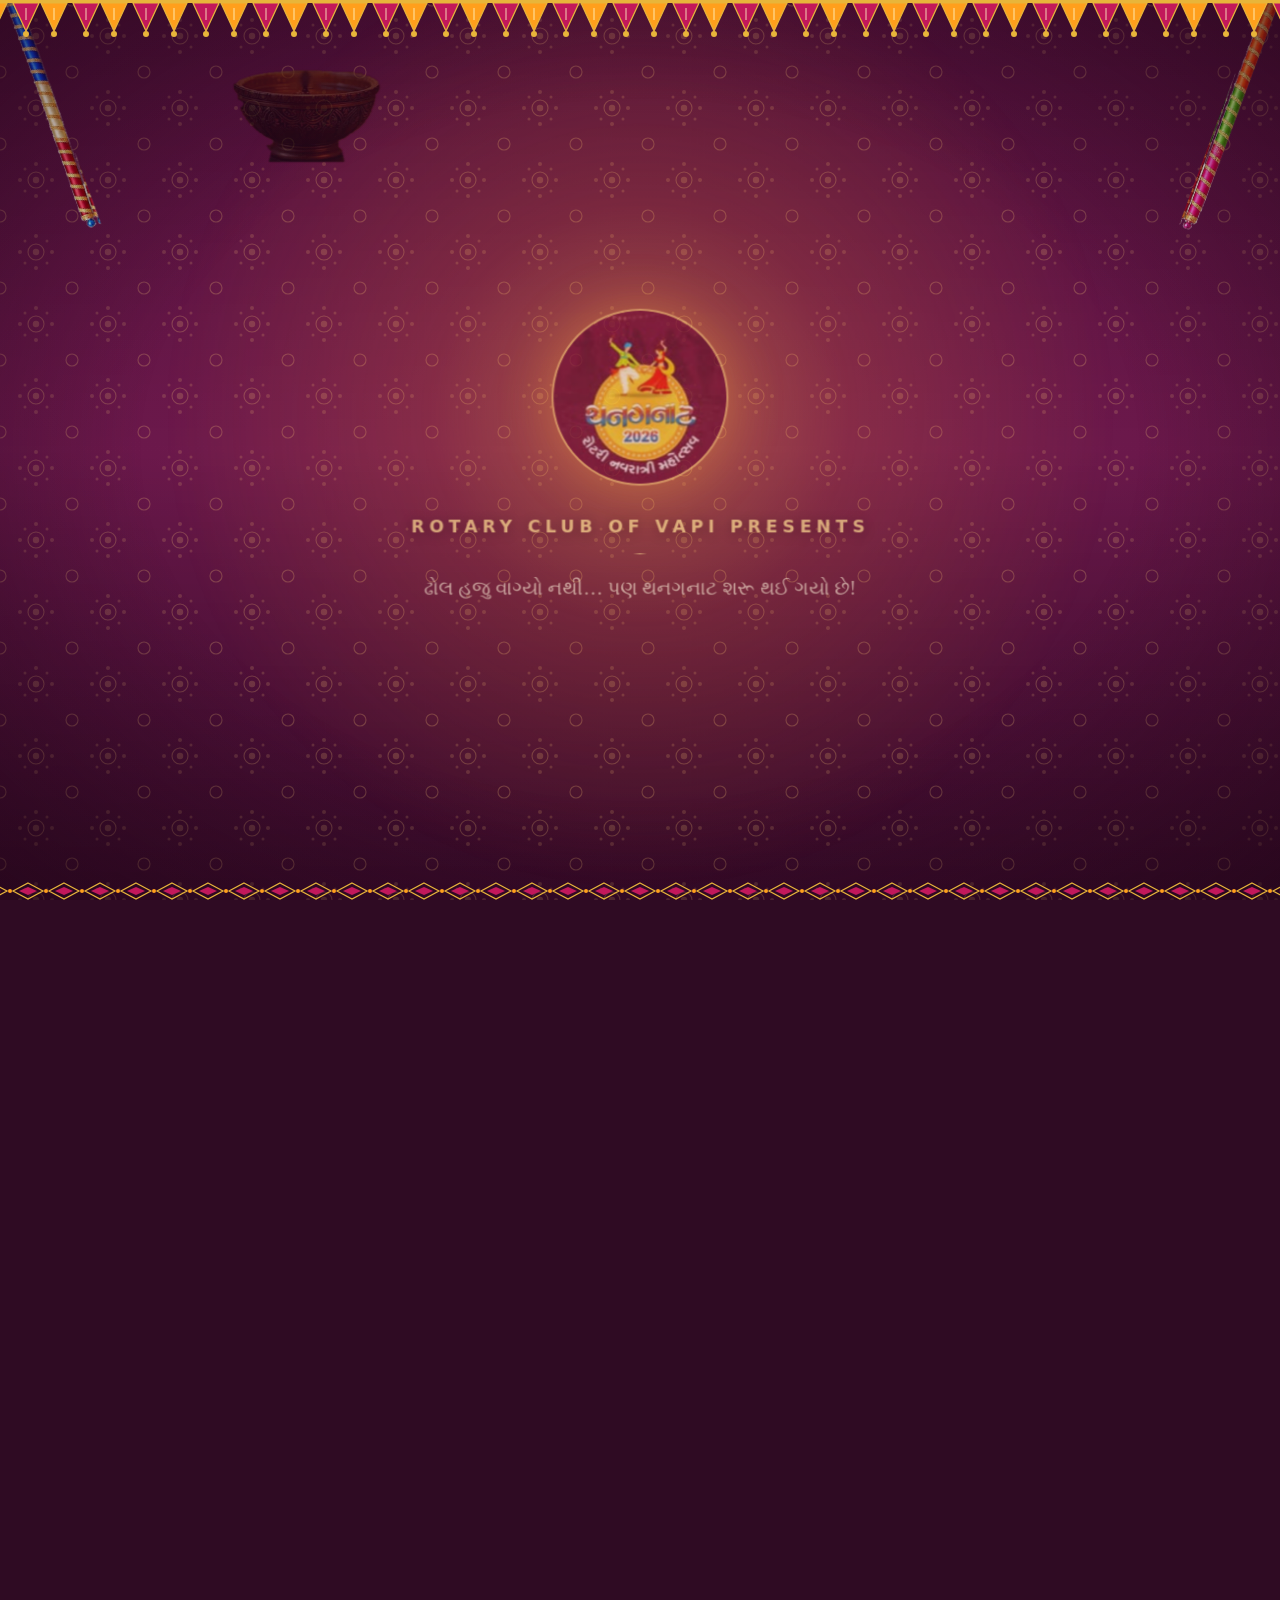
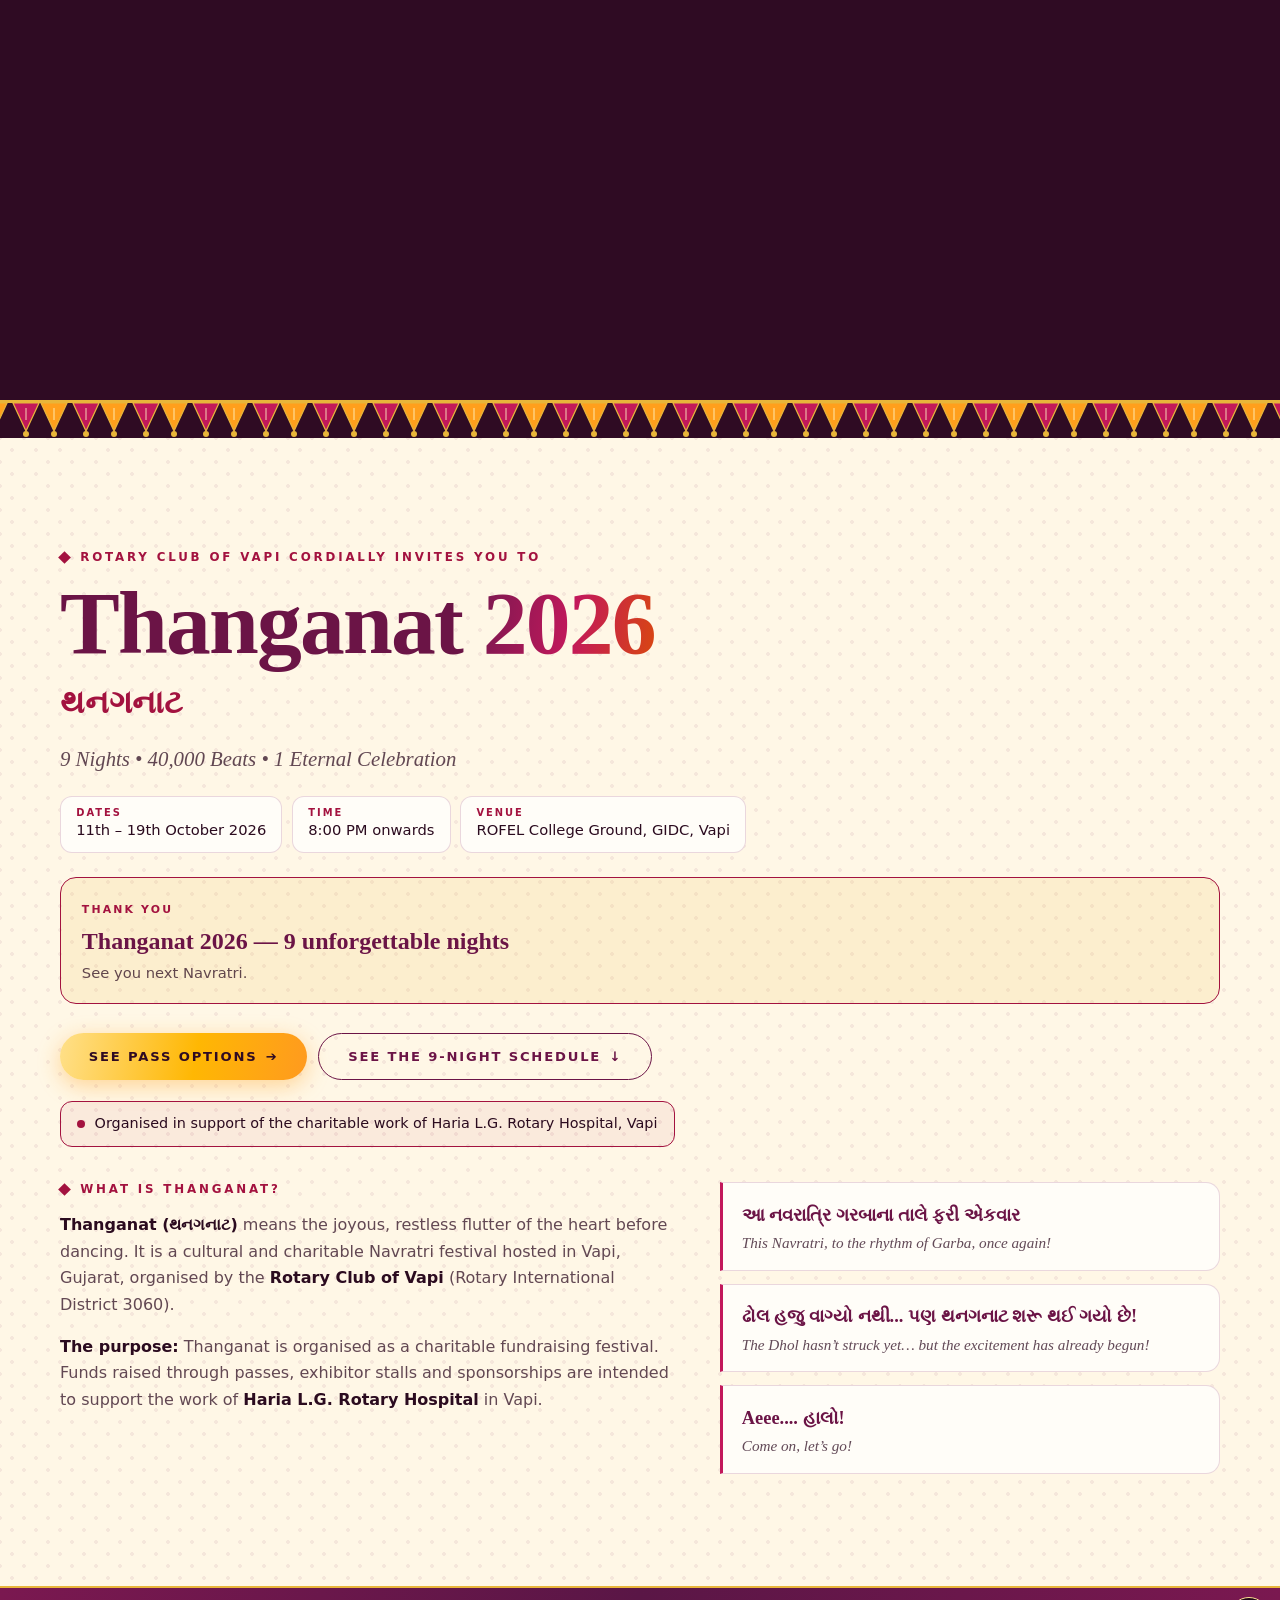
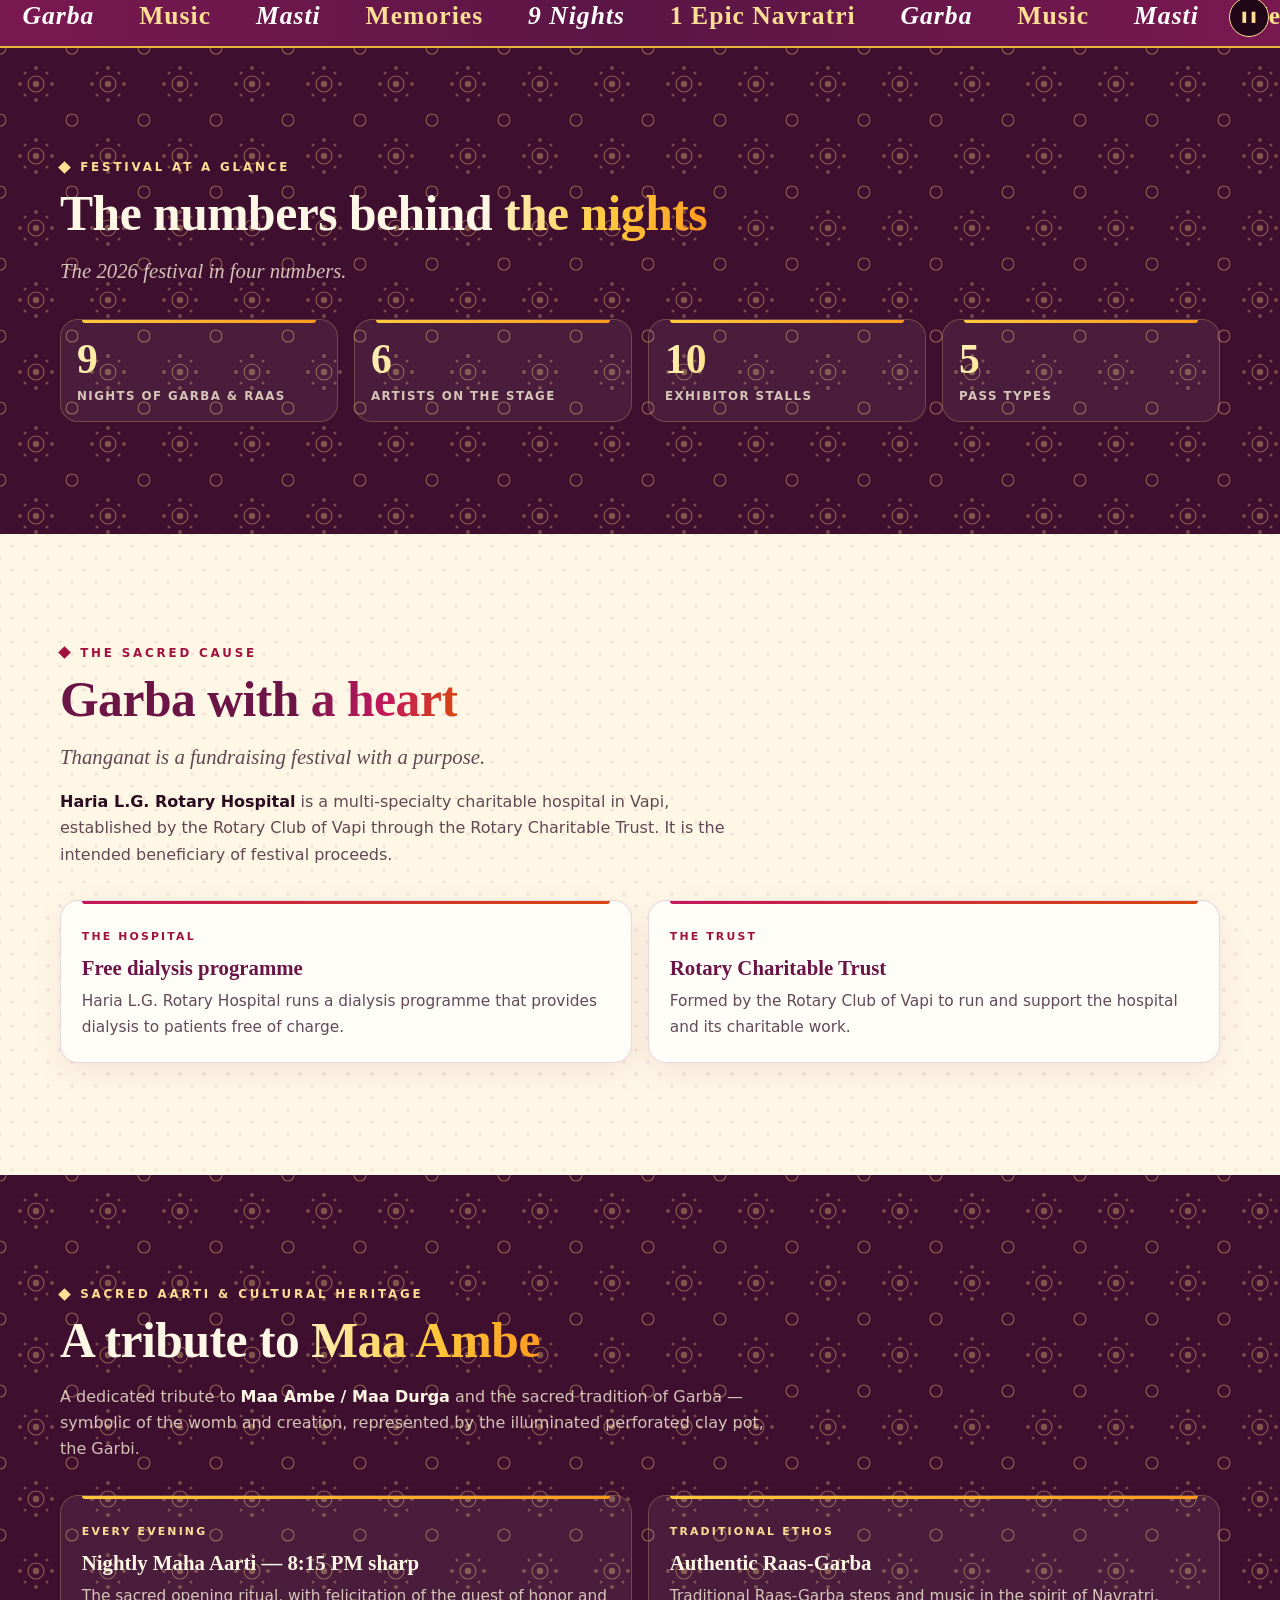
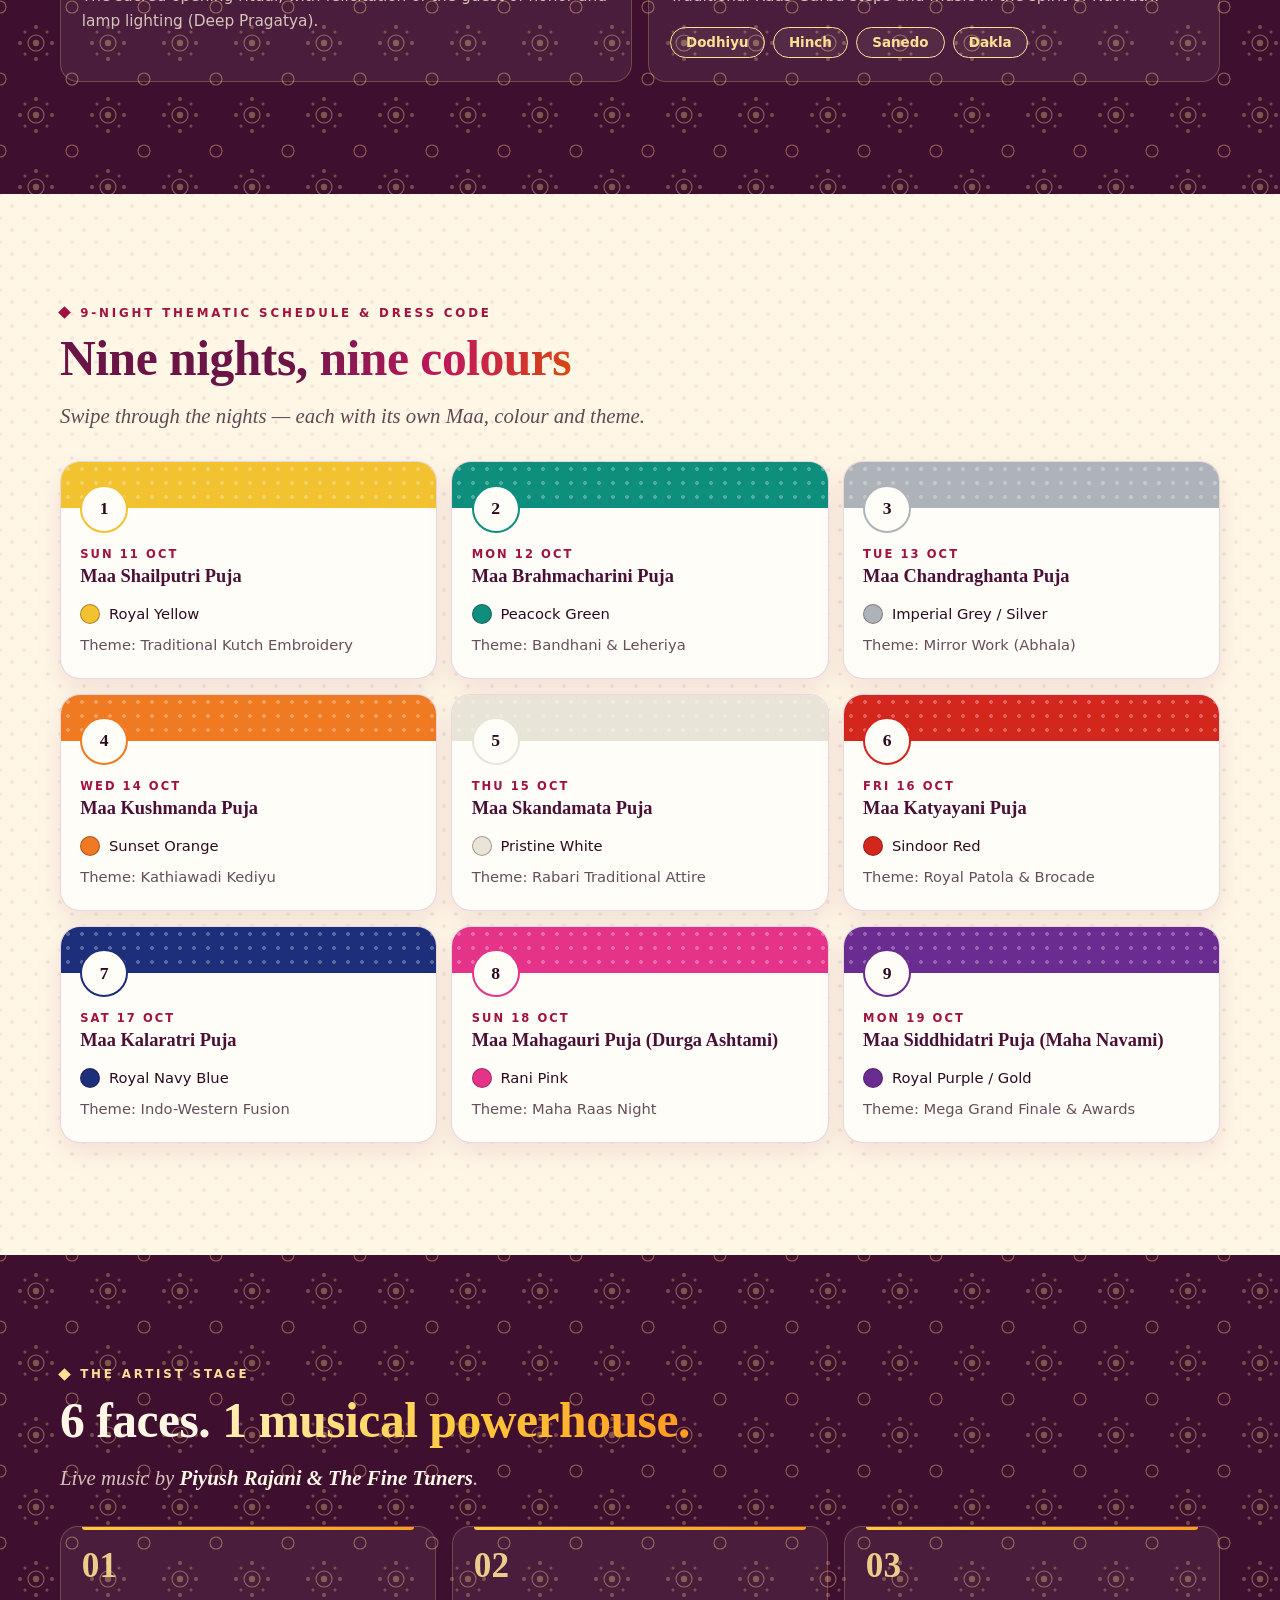
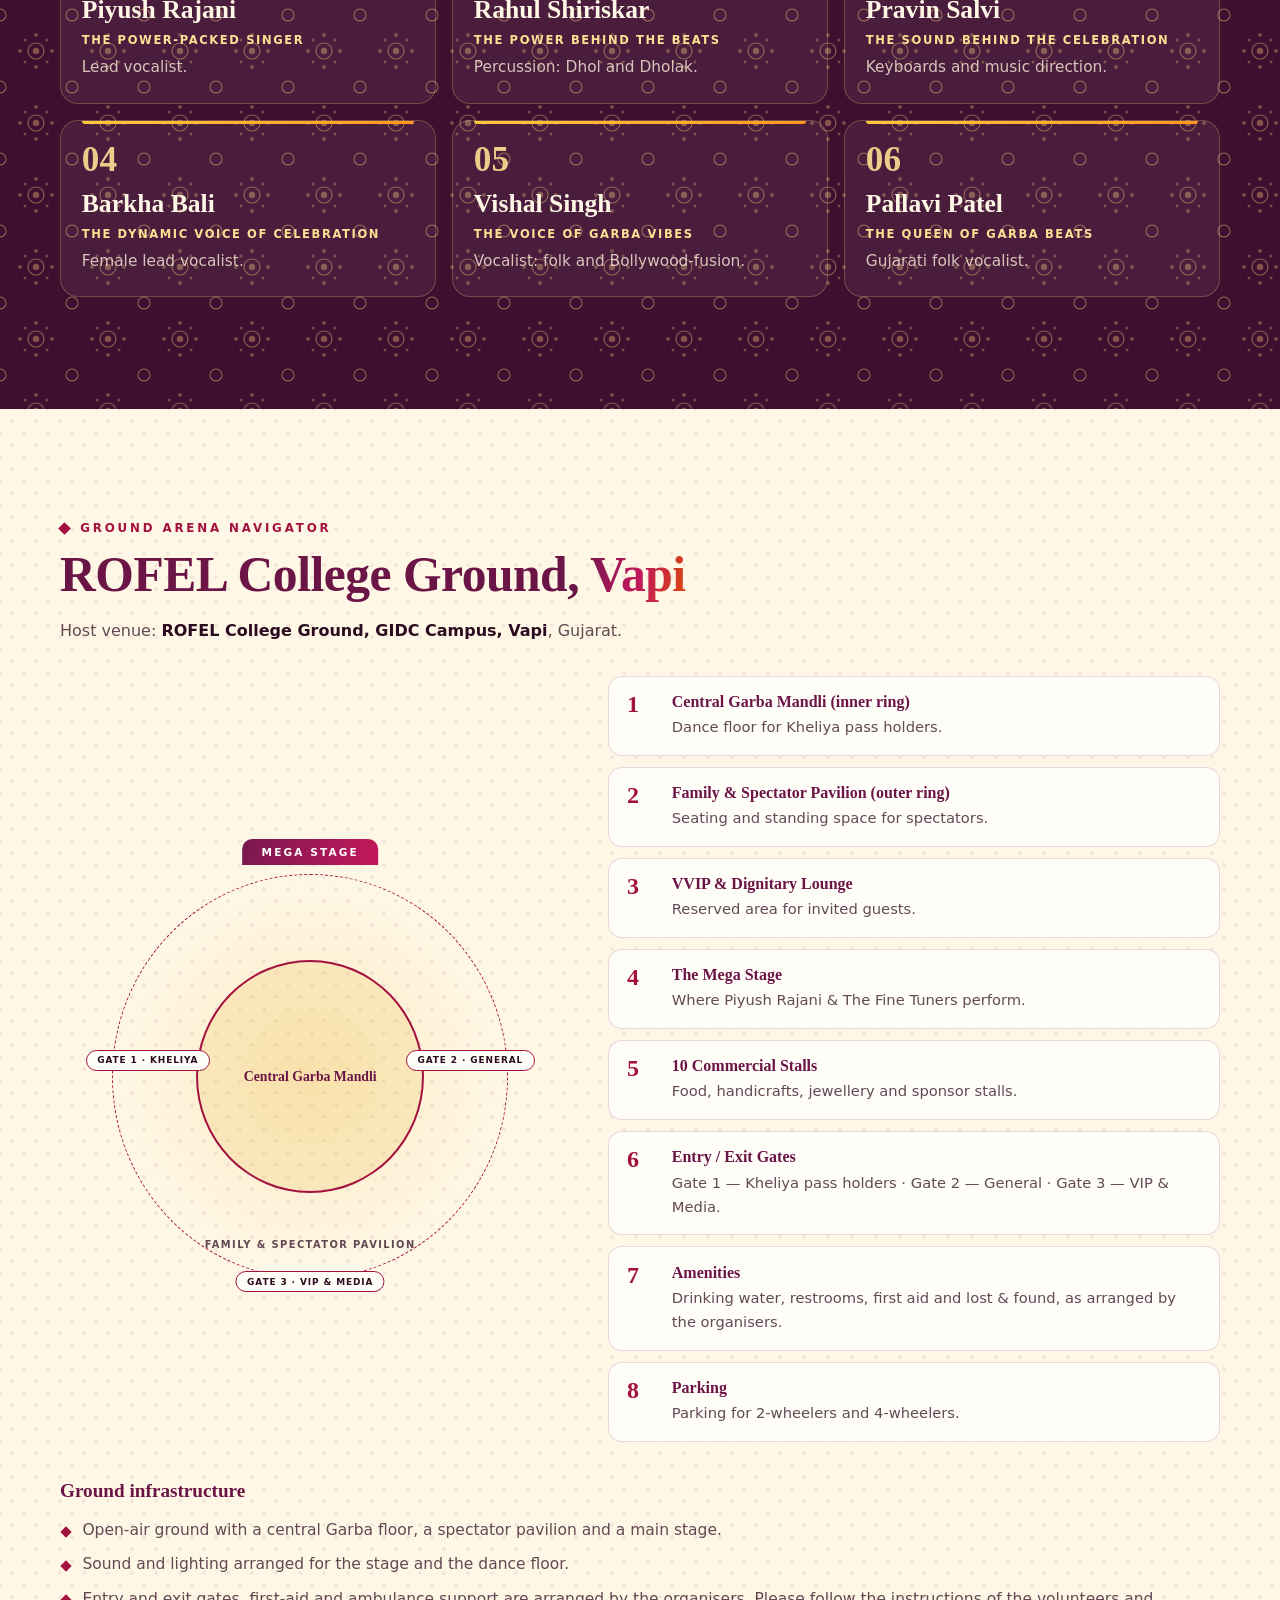
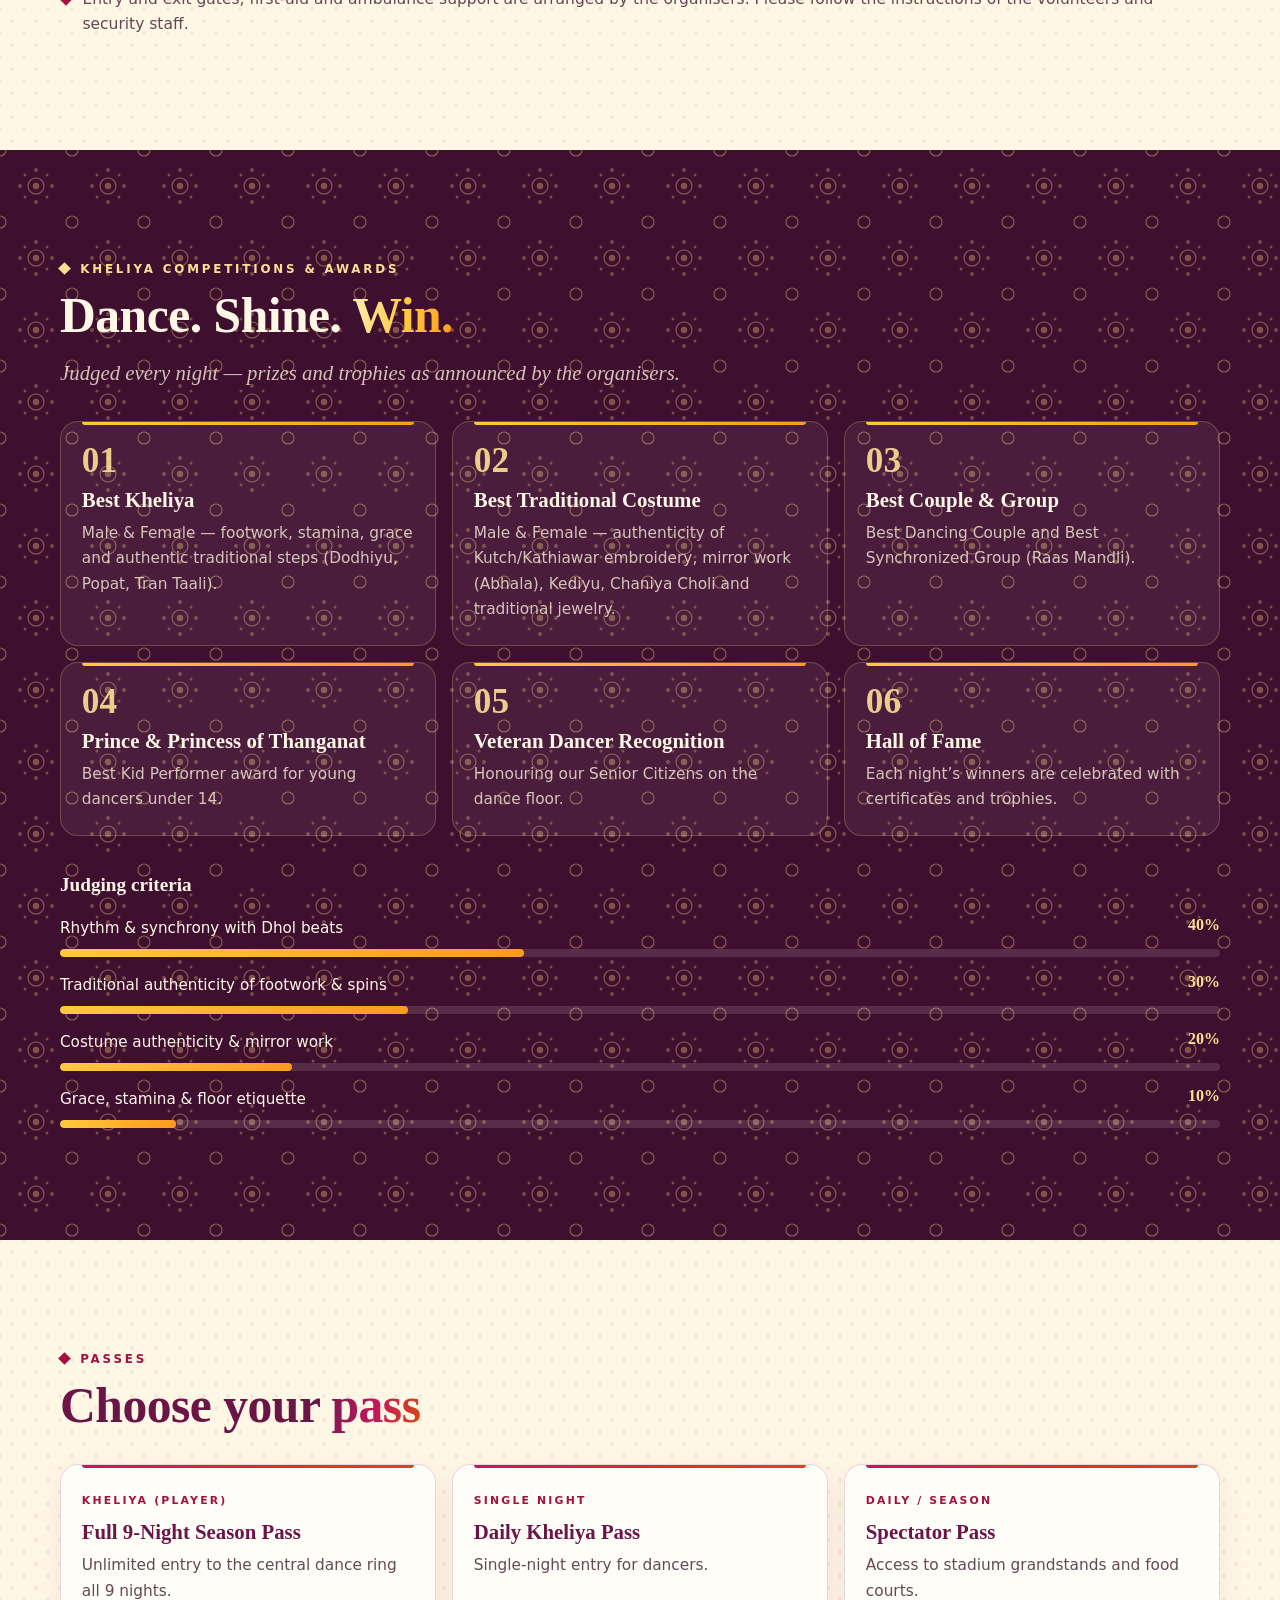
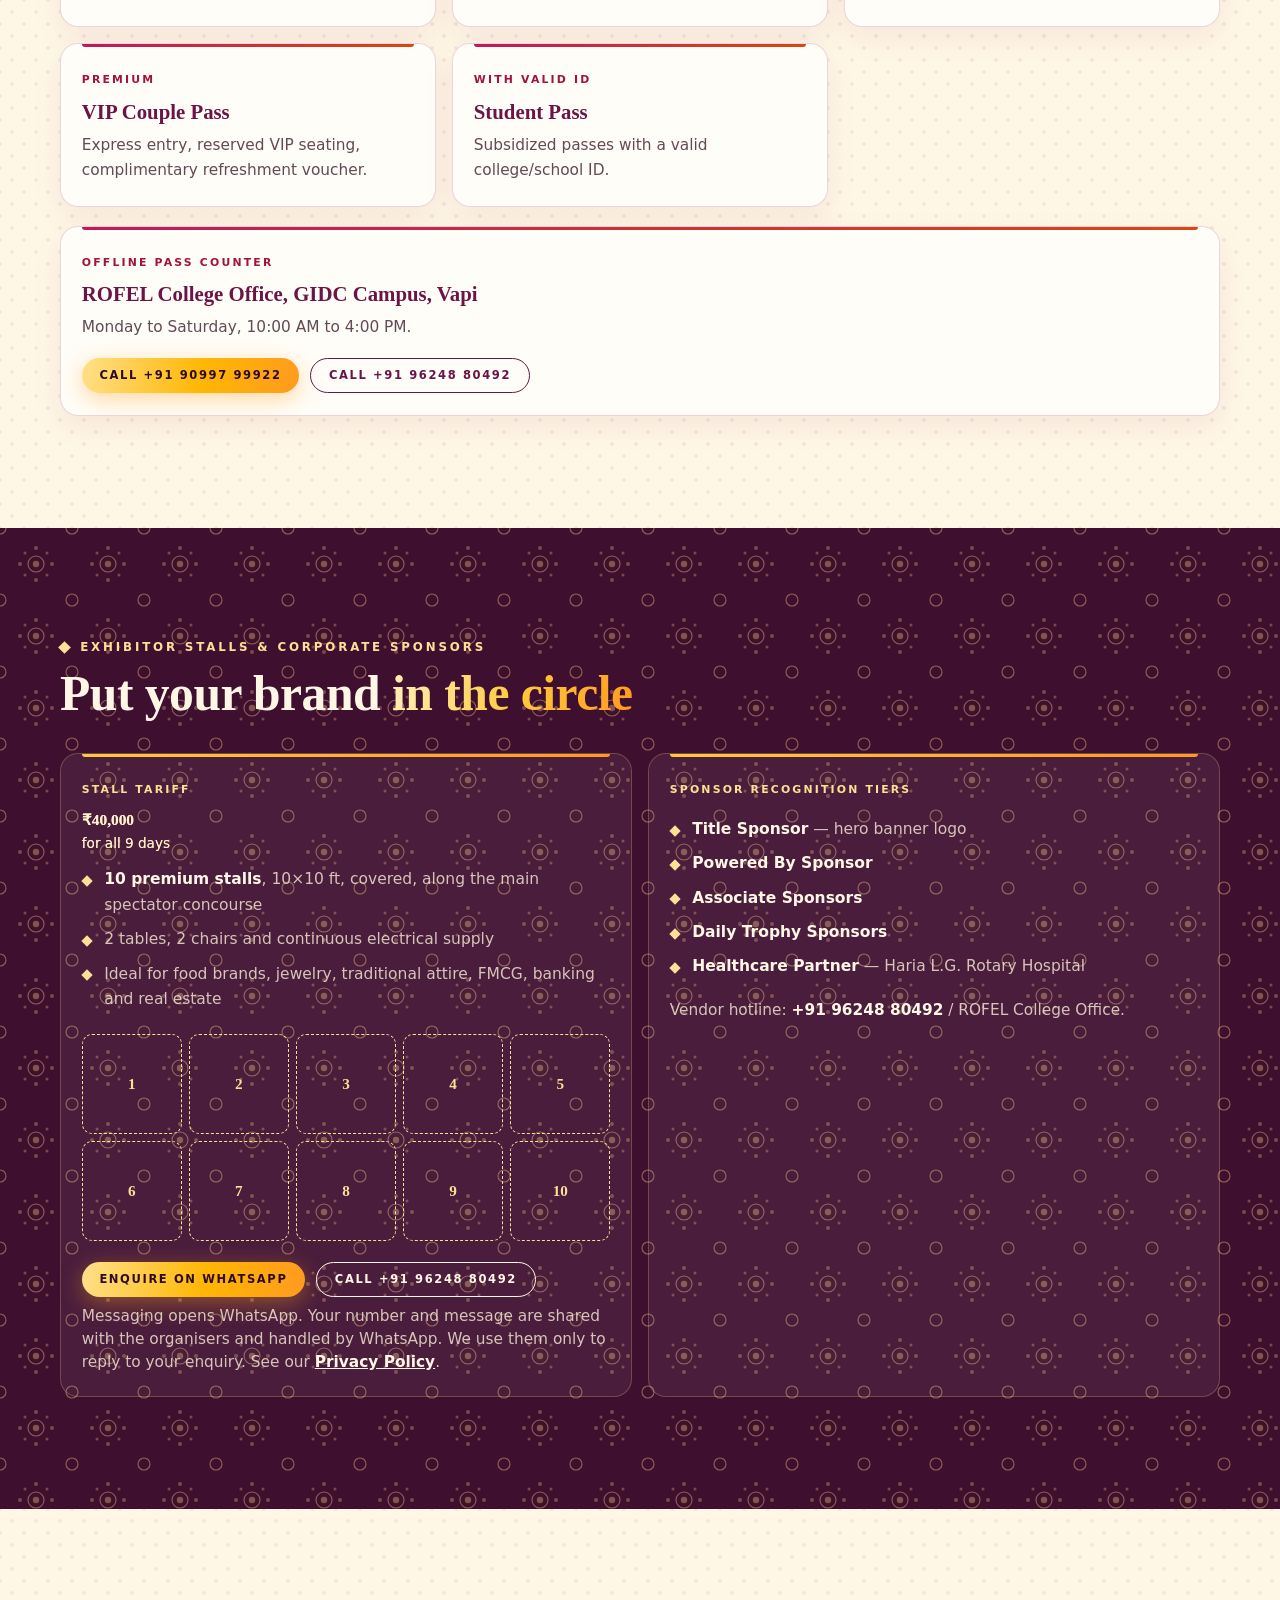
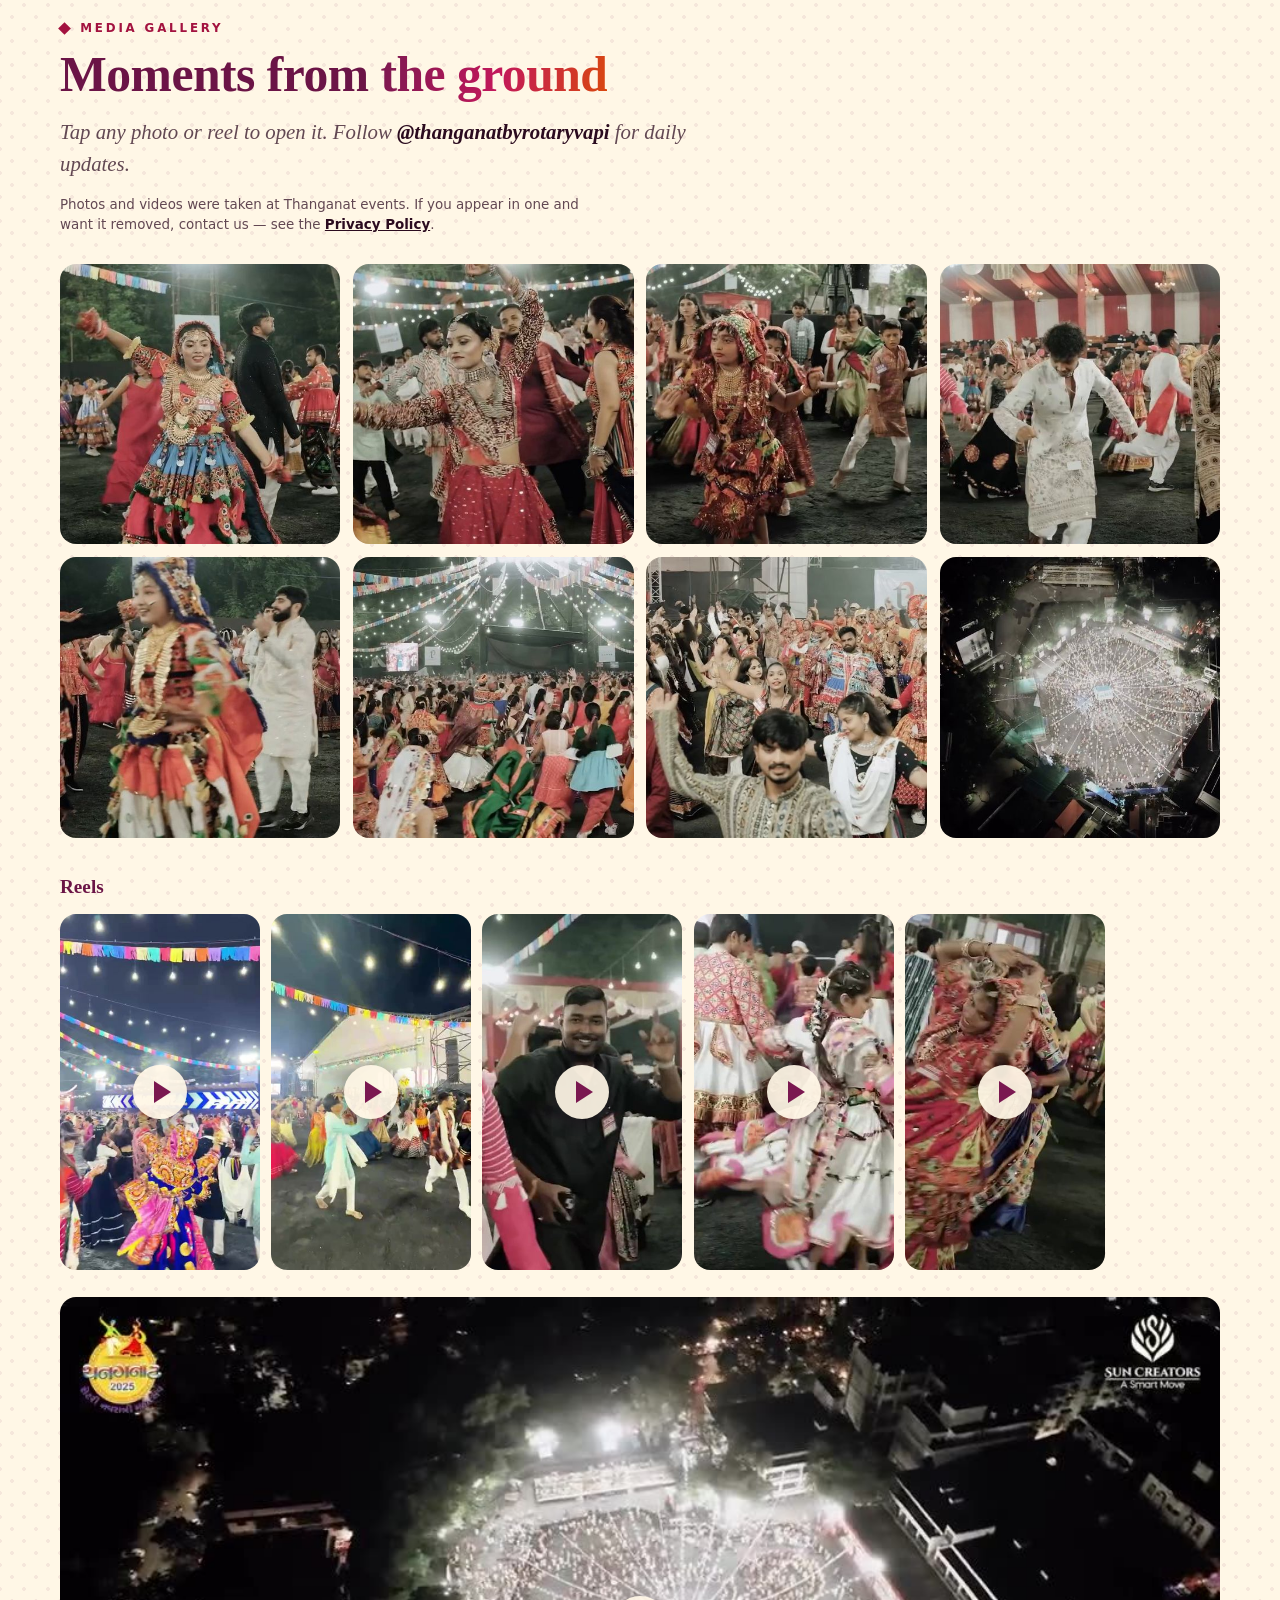
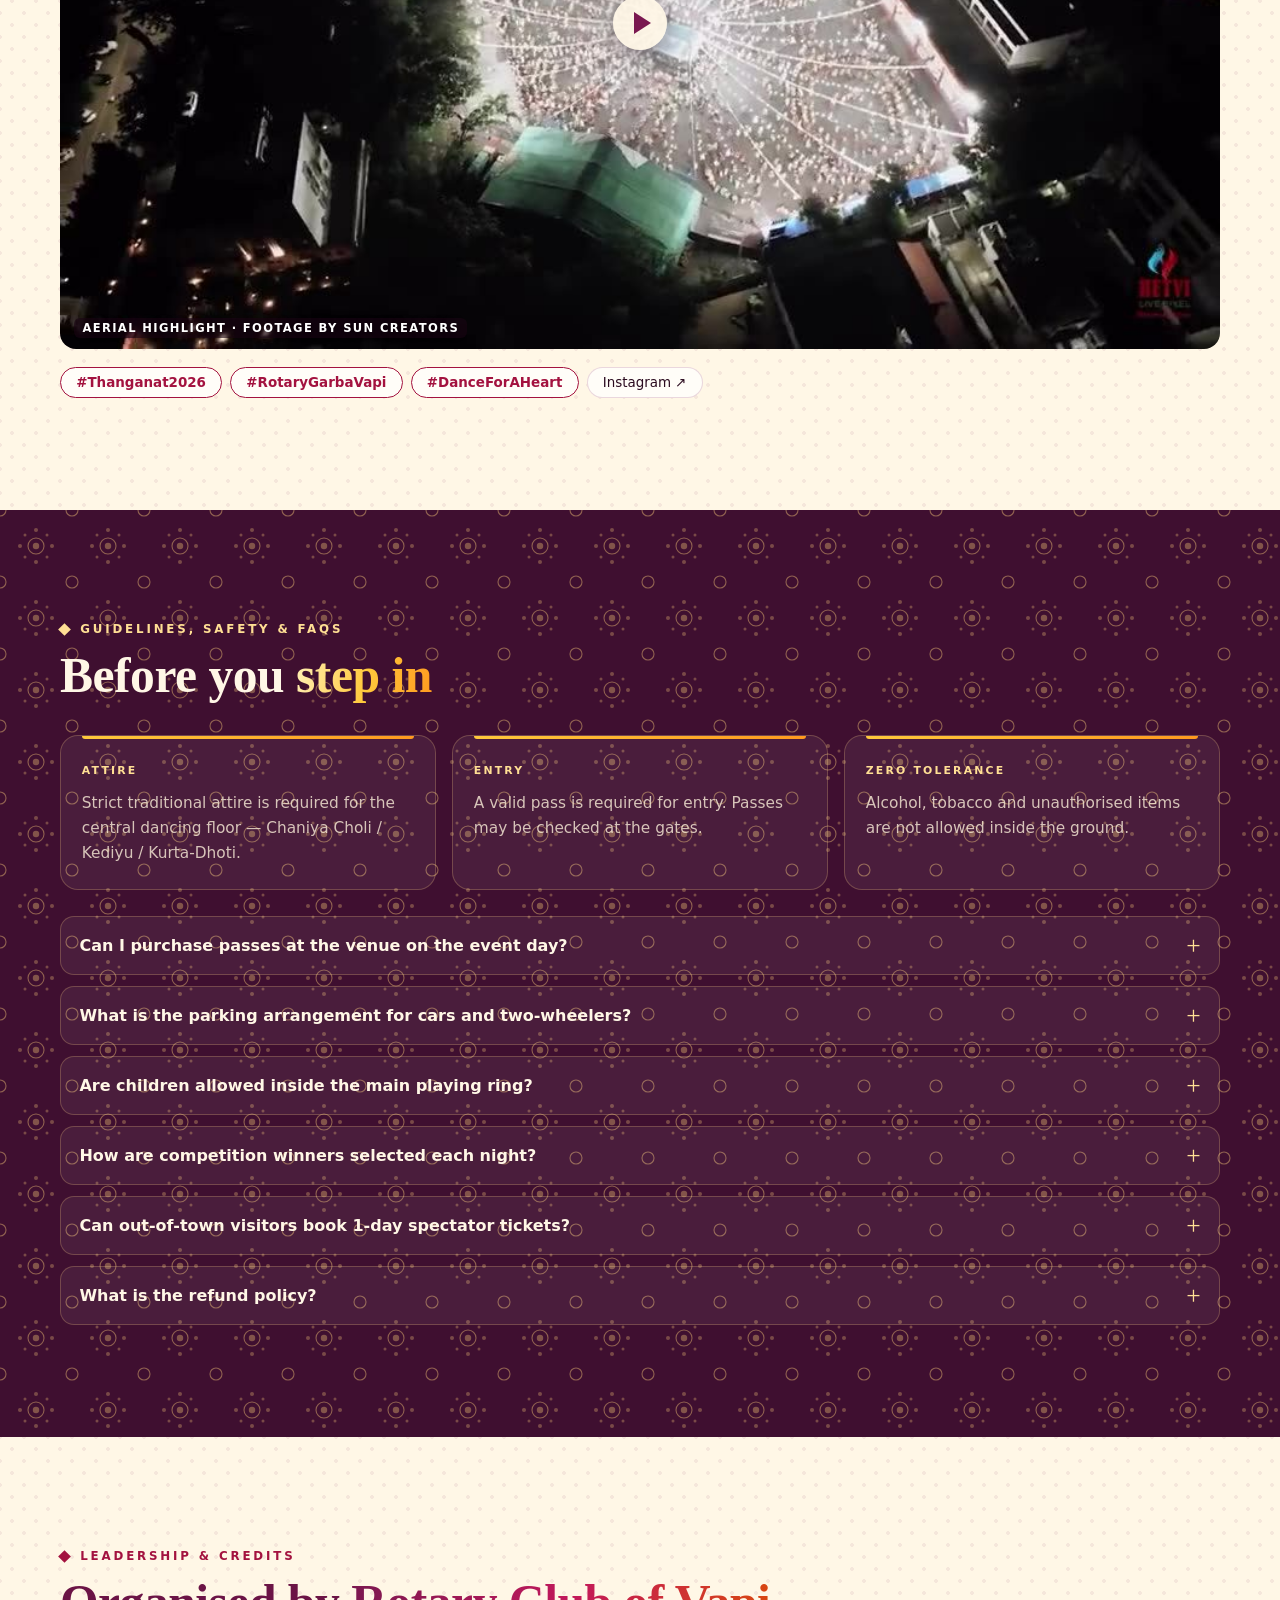
<file: index.html>
<!DOCTYPE html>
<html lang="en">
<head>
<meta charset="UTF-8">
<meta name="viewport" content="width=device-width, initial-scale=1, viewport-fit=cover">
<title>Thanganat 2026 | Rotary Vapi Navratri Mahotsav — Dance for a Cause</title>
<meta name="description" content="Thanganat 2026 — Rotary Club of Vapi's Navratri Mahotsav. 9 nights of Garba, 11–19 October 2026, ROFEL College Ground, GIDC Vapi. Organised in support of the charitable work of Haria L.G. Rotary Hospital, Vapi.">
<meta property="og:title" content="Thanganat 2026 | Rotary Vapi Navratri Mahotsav — Dance for a Cause">
<meta property="og:description" content="9 Nights • 40,000 Beats • 1 Eternal Celebration. 11–19 October 2026, ROFEL College Ground, GIDC Vapi.">
<meta property="og:image" content="media/og.jpg">
<meta name="theme-color" content="#4a0f35">
<meta name="referrer" content="strict-origin-when-cross-origin">
<meta http-equiv="Content-Security-Policy" content="default-src 'self'; script-src 'self' 'unsafe-inline'; style-src 'self' 'unsafe-inline' https://fonts.googleapis.com; font-src https://fonts.gstatic.com; img-src 'self' data:; media-src 'self'; connect-src 'none'; frame-src 'none'; object-src 'none'; base-uri 'self'; form-action 'none'">
<link rel="icon" type="image/png" href="media/logo.png">
<script>document.documentElement.className='js'</script>
<link rel="preconnect" href="https://fonts.googleapis.com">
<link rel="preconnect" href="https://fonts.gstatic.com" crossorigin>
<link href="https://fonts.googleapis.com/css2?family=Fraunces:ital,opsz,wght@0,9..144,600;0,9..144,800;1,9..144,400;1,9..144,600&family=Hanken+Grotesk:wght@400;500;600;700&family=Noto+Serif+Gujarati:wght@500;700&display=swap" rel="stylesheet">
<style>
  /* =====================================================================
     DESIGN SYSTEM — Gujarati festive textile look
     Palette: wine/plum (from the Thanganat logo), saffron + marigold gold, ivory, peacock accent.
     Type:    Fraunces (display serif) · Hanken Grotesk (UI/body) · Noto Serif Gujarati.
     Scale:   body 1rem · lead 1.1–1.25rem · h3 1.15–1.4rem · h2 1.9–3.1rem · hero 2.6–5.4rem.
     Perf:    no blur filters, no video in the intro, no grain overlay, only transform/opacity animate.
     ===================================================================== */
  *,*::before,*::after { box-sizing:border-box; }
  :root {
    --wine-950:#220719; --wine-900:#2f0b23; --wine-800:#3f0f30; --wine-700:#5a1646; --maroon:#7a1850; --rani:#c2185b;
    --saffron:#ff9f1c; --marigold:#ffbf3c; --gold:#e8b53a; --gold-soft:#ffdf94; --peacock:#0b7a75; --ivory:#fff7e6; --cream:#fbecce; --ink:#2b0b1f;
    --serif:'Fraunces',Georgia,'Times New Roman',serif; --sans:'Hanken Grotesk',system-ui,-apple-system,'Segoe UI',sans-serif; --guj:'Noto Serif Gujarati','Hanken Grotesk',serif;
    /* tiny SVG tiles used as static backgrounds (painted once) */
    --toran:url("data:image/svg+xml;utf8,<svg xmlns='http://www.w3.org/2000/svg' width='60' height='38' viewBox='0 0 60 38'><rect width='60' height='3' fill='%23e8b53a'/><path d='M3 3H29L16 31Z' fill='%23c2185b' stroke='%23e8b53a' stroke-width='1.2'/><path d='M31 3H57L44 31Z' fill='%23ff9f1c' stroke='%23e8b53a' stroke-width='1.2'/><circle cx='16' cy='34' r='3' fill='%23e8b53a'/><circle cx='44' cy='34' r='3' fill='%23e8b53a'/><path d='M16 8V20M44 8V20' stroke='%23fff3c4' stroke-opacity='.6' stroke-width='1.4'/></svg>");
    --patola:url("data:image/svg+xml;utf8,<svg xmlns='http://www.w3.org/2000/svg' width='36' height='18' viewBox='0 0 36 18'><path d='M18 1L33 9L18 17L3 9Z' fill='none' stroke='%23e8b53a' stroke-width='1.2'/><path d='M18 5L27 9L18 13L9 9Z' fill='%23c2185b'/><circle cx='0' cy='9' r='2' fill='%23ff9f1c'/><circle cx='36' cy='9' r='2' fill='%23ff9f1c'/></svg>");
    --mirror:url("data:image/svg+xml;utf8,<svg xmlns='http://www.w3.org/2000/svg' width='72' height='72' viewBox='0 0 72 72' fill='none' stroke='%23ffd27a' stroke-opacity='.42' stroke-width='1.1'><circle cx='36' cy='36' r='8'/><circle cx='36' cy='36' r='3.2' fill='%23ffd27a' fill-opacity='.35' stroke='none'/><g fill='%23ffd27a' fill-opacity='.3' stroke='none'><circle cx='36' cy='20' r='2'/><circle cx='36' cy='52' r='2'/><circle cx='20' cy='36' r='2'/><circle cx='52' cy='36' r='2'/><circle cx='47' cy='25' r='1.5'/><circle cx='25' cy='47' r='1.5'/><circle cx='47' cy='47' r='1.5'/><circle cx='25' cy='25' r='1.5'/></g><circle cx='0' cy='0' r='6'/><circle cx='72' cy='0' r='6'/><circle cx='0' cy='72' r='6'/><circle cx='72' cy='72' r='6'/></svg>");
  }
  html { background:var(--wine-900); scroll-behavior:smooth; }
  body { margin:0; background:var(--wine-900); color:var(--ivory); font:400 1rem/1.65 var(--sans); overflow-x:hidden; -webkit-text-size-adjust:100%; text-rendering:optimizeLegibility; }
  h1,h2,h3,p,ul,figure { margin:0; padding:0; font-weight:inherit; } ul { list-style:none; }
  a { color:inherit; } img,video { max-width:100%; }
  .sr-only { position:absolute; width:1px; height:1px; margin:-1px; padding:0; overflow:hidden; clip:rect(0,0,0,0); white-space:nowrap; border:0; }
  .disp { font-family:var(--serif); font-weight:800; letter-spacing:-.01em; line-height:1.02; }
  .it { font-family:var(--serif); font-style:italic; font-weight:400; }
  .guj { font-family:var(--guj); font-weight:500; }
  .goldtx { background:linear-gradient(100deg,#fff0b8,#ffc93c 45%,#ff9a1f); -webkit-background-clip:text; background-clip:text; color:transparent; }

  /* ================= SCROLL INTRO ================= */
  #track { height:400vh; position:relative; }
  #stage { position:sticky; top:0; height:100vh; height:100lvh; overflow:hidden; background:radial-gradient(120% 90% at 50% 40%, #8a2160 0%, #55123f 52%, #2a0a21 100%); }
  .gpu { will-change:transform,opacity; transform:translate3d(0,0,0); }
  .abs { position:absolute; inset:0; }
  .layer { position:absolute; inset:0; z-index:10; display:flex; flex-direction:column; align-items:center; justify-content:center; text-align:center; padding:0 6vw; opacity:0; pointer-events:none; }
  #sbg { position:absolute; inset:0; width:100%; height:100%; object-fit:cover; opacity:0; }
  #sov { background:linear-gradient(180deg,rgba(74,15,53,.82),rgba(110,26,76,.62) 50%,rgba(52,10,38,.9)); }
  #pat { background-image:var(--mirror); background-size:72px 72px; opacity:.55; }
  #glow { position:absolute; left:50%; top:46%; width:120vmax; height:120vmax; margin:-60vmax 0 0 -60vmax; background:radial-gradient(circle, rgba(255,176,64,.42) 0%, rgba(255,140,40,.16) 22%, transparent 50%); }
  .toran { position:absolute; left:0; right:0; top:0; height:38px; background:var(--toran) repeat-x center top; z-index:6; }
  .patola { position:absolute; left:0; right:0; bottom:0; height:18px; background:var(--patola) repeat-x center; z-index:6; }
  #vig { position:absolute; inset:0; z-index:5; pointer-events:none; background:radial-gradient(ellipse at center, transparent 55%, rgba(30,5,22,.55) 100%); }
  #props { position:absolute; inset:0; z-index:3; }
  .prop { position:absolute; translate:-50% -50%; opacity:0; will-change:transform,opacity; }
  .prop > img { display:block; width:100%; height:auto; user-select:none; -webkit-user-drag:none; }
  .diya img.u, .diya img.l { position:absolute; inset:0; width:100%; height:100%; display:block; } .diya img.l { opacity:0; }
  .fw { position:absolute; opacity:0; transform-origin:50% 100%; will-change:transform,opacity; }
  .fw img { display:block; width:100%; height:100%; transform-origin:50% 100%; animation:flame 1.6s ease-in-out infinite alternate; }
  @keyframes flame { from{transform:scale(1,1)} to{transform:scale(.95,1.06)} }
  .halo { position:absolute; left:var(--hx); top:var(--hy); width:175%; aspect-ratio:1; translate:-50% -50%; border-radius:50%; opacity:0; pointer-events:none; will-change:opacity,transform; background:radial-gradient(circle, rgba(255,205,110,.7) 0%, rgba(255,150,40,.26) 26%, rgba(255,140,40,.08) 46%, transparent 66%); }
  #photos { position:absolute; inset:0; z-index:3; opacity:0; }
  .pol { position:absolute; translate:-50% -50%; width:clamp(84px,var(--w),230px); padding:5px 5px 14px; border-radius:6px; background:#fff3d8; box-shadow:0 12px 28px rgba(20,0,16,.45); will-change:transform; }
  .ph { aspect-ratio:1; border-radius:3px; overflow:hidden; background:#5a1646; } .ph img { width:100%; height:100%; object-fit:cover; display:block; }
  .mask { display:block; overflow:hidden; padding:.1em .04em; margin:-.1em 0; white-space:nowrap; }
  .line { display:block; will-change:transform; }
  .t-sub { font:600 clamp(.74rem,2.3vw,1.1rem)/1.4 var(--sans); letter-spacing:.28em; text-transform:uppercase; color:var(--gold-soft); text-wrap:balance; text-shadow:0 2px 14px rgba(30,5,22,.55); }
  .t-mega { font-size:clamp(2.5rem,12vw,8rem); text-shadow:0 4px 30px rgba(30,5,22,.5); }
  .t-sub2 { font-size:clamp(1.25rem,5.4vw,3rem); color:var(--ivory); text-shadow:0 2px 20px rgba(30,5,22,.55); }
  .ttl { font-size:clamp(1.7rem,8.4vw,3.8rem); text-shadow:0 4px 26px rgba(30,5,22,.5); }
  .logo { display:none; width:clamp(104px,18vw,176px); height:auto; border-radius:50%; margin-bottom:1.6rem; box-shadow:0 0 0 2px rgba(255,214,130,.75),0 0 60px rgba(255,170,60,.55); }
  .rule { width:clamp(80px,14vw,160px); height:1px; margin-top:1.3rem; background:linear-gradient(90deg,transparent,var(--gold-soft),transparent); transform:scaleX(0); }
  .i-guj { font-size:clamp(.95rem,3vw,1.25rem); color:rgba(255,244,220,.88); margin-top:1.1rem; text-wrap:balance; line-height:1.6; }
  .pill { display:inline-flex; flex-wrap:wrap; justify-content:center; gap:.3rem .8rem; max-width:92vw; padding:.7rem 1.3rem; border-radius:22px; margin-top:1.5rem; background:rgba(42,10,33,.62); border:1px solid rgba(255,214,130,.4); font:600 clamp(.7rem,2.3vw,.9rem)/1.4 var(--sans); letter-spacing:.12em; text-transform:uppercase; color:var(--ivory); text-wrap:balance; }
  .pill b { font-weight:700; color:var(--gold-soft); }
  .finale { display:flex; flex-direction:column; align-items:center; justify-content:center; gap:.6rem; }
  .al-r,.al-l { text-align:center; }
  @media (min-width:1024px) { .finale { flex-direction:row; gap:2rem; } .al-r { text-align:right; } .al-l { text-align:left; } .ttl { font-size:clamp(1.6rem,3.5vw,4.2rem); } }
  #cross { position:relative; width:clamp(112px,19vw,250px); aspect-ratio:1; flex:none; }
  .stk { position:absolute; left:50%; top:50%; width:12%; height:88%; margin:-44% 0 0 -6%; will-change:transform; }
  .stk img { width:100%; height:100%; display:block; object-fit:contain; }
  #spark { position:absolute; inset:10%; border-radius:50%; opacity:0; background:radial-gradient(circle,#fff,#ffd45a 28%,rgba(255,150,40,0) 70%); }
  #ring { position:absolute; left:50%; top:50%; width:20%; aspect-ratio:1; margin:-10% 0 0 -10%; border:3px solid #ffd45a; border-radius:50%; opacity:0; }
  #cta { position:absolute; left:0; right:0; bottom:calc(11vh + env(safe-area-inset-bottom)); display:flex; justify-content:center; opacity:0; visibility:hidden; z-index:20; }
  .pulse-line { width:1px; height:60px; margin-top:1.4rem; background:linear-gradient(to bottom,var(--gold-soft),transparent); transform-origin:top; animation:pulse 2s ease-in-out infinite; }
  @keyframes pulse { 0%{transform:scaleY(0);opacity:0} 50%{transform:scaleY(1);opacity:1} 100%{transform:scaleY(1) translate3d(0,12px,0);opacity:0} }

  /* ================= SHARED UI ================= */
  .btn { display:inline-flex; align-items:center; justify-content:center; gap:.5rem; padding:.95rem 1.8rem; border-radius:999px; color:var(--wine-900); font:700 .82rem var(--sans); letter-spacing:.14em; text-transform:uppercase; text-decoration:none; border:0; cursor:pointer;
    background:linear-gradient(100deg,#ffe08a,#ffb703 55%,#ff9a1f); box-shadow:0 6px 22px rgba(255,159,28,.4); transition:transform .25s,box-shadow .25s; }
  .btn:hover,.btn:focus-visible { transform:translate3d(0,-2px,0); box-shadow:0 10px 30px rgba(255,159,28,.55); }
  .btn.ghost { background:transparent; color:var(--hd,var(--ivory)); border:1.5px solid currentColor; box-shadow:none; }
  .btn.sm { padding:.6rem 1.1rem; font-size:.72rem; }

  .nav { position:fixed; top:max(8px,env(safe-area-inset-top)); left:50%; translate:-50% 0; z-index:50; width:min(1180px,94vw); display:flex; align-items:center; justify-content:space-between; gap:.6rem; padding:.4rem .45rem .4rem .6rem; border-radius:999px;
    background:rgba(42,10,33,.96); border:1px solid rgba(255,214,130,.28); box-shadow:0 8px 26px rgba(20,0,16,.35); opacity:0; transform:translate3d(0,-130%,0); transition:opacity .4s,transform .4s; pointer-events:none; }
  .nav.on { opacity:1; transform:none; pointer-events:auto; }
  .brand { display:flex; align-items:center; gap:.55rem; text-decoration:none; font:800 1rem var(--serif); letter-spacing:.01em; white-space:nowrap; color:var(--ivory); }
  .brand img { width:34px; height:34px; border-radius:50%; display:block; flex:none; }
  .nav-links { display:none; gap:1.2rem; font:500 .82rem var(--sans); }
  .nav-links a { text-decoration:none; color:rgba(255,244,220,.78); transition:color .2s; } .nav-links a:hover { color:var(--gold-soft); }
  .nav-r { display:flex; align-items:center; gap:.45rem; }
  .burger { width:40px; height:40px; border-radius:50%; border:1px solid rgba(255,214,130,.3); background:transparent; cursor:pointer; display:grid; place-items:center; }
  .burger i,.burger i::before { display:block; width:16px; height:2px; background:var(--ivory); border-radius:2px; content:''; position:relative; } .burger i::before { position:absolute; top:-5px; left:0; box-shadow:0 10px 0 var(--ivory); }
  @media (min-width:1100px) { .nav-links { display:flex; } .burger { display:none; } }
  .menu { position:fixed; inset:0; z-index:49; background:rgba(34,7,25,.98); display:flex; flex-direction:column; align-items:center; justify-content:center; gap:.9rem; opacity:0; pointer-events:none; transition:opacity .25s; }
  body.menu-open .menu { opacity:1; pointer-events:auto; }
  .menu a { font:800 1.6rem var(--serif); text-decoration:none; } .menu a:hover { color:var(--gold-soft); }

  /* ----- Content sections: alternating ivory (light) and wine (dark) ----- */
  #content { position:relative; z-index:1; background:var(--wine-900); }
  .wrap { width:min(1160px,91vw); margin:0 auto; }
  .sec { position:relative; padding:clamp(3.6rem,9vw,7rem) 0; scroll-margin-top:64px; background-color:var(--bg); color:var(--tx); }
  .sec.light { --bg:var(--ivory); --tx:var(--ink); --mu:rgba(43,11,31,.74); --hd:#6b1446; --ac:#a3123f; --card:#fffdf8; --bd:rgba(122,24,80,.16); --tag:#a3123f; --g1:#7a1850; --g2:#c2185b; --g3:#d9480f;
    background-image:radial-gradient(circle,rgba(122,24,80,.075) 1.6px,transparent 2.2px),radial-gradient(circle,rgba(122,24,80,.075) 1.6px,transparent 2.2px); background-size:24px 24px; background-position:0 0,12px 12px; }
  .sec.dark { --bg:var(--wine-800); --tx:var(--ivory); --mu:rgba(255,244,220,.78); --hd:var(--ivory); --ac:var(--gold-soft); --card:rgba(255,255,255,.06); --bd:rgba(255,214,130,.24); --tag:var(--gold-soft); --g1:#fff0b8; --g2:#ffc93c; --g3:#ff9a1f;
    background-image:var(--mirror); background-size:72px 72px; }
  .band { height:18px; background:var(--wine-900) var(--patola) repeat-x center; }
  .grad { background:linear-gradient(100deg,var(--g1),var(--g2) 52%,var(--g3)); -webkit-background-clip:text; background-clip:text; color:transparent; }
  .eyebrow { display:flex; align-items:center; gap:.7rem; font:700 .74rem var(--sans); letter-spacing:.24em; text-transform:uppercase; color:var(--tag); }
  .eyebrow::before { content:''; width:9px; height:9px; transform:rotate(45deg); background:var(--tag); flex:none; }
  .h { font-family:var(--serif); font-weight:800; letter-spacing:-.01em; line-height:1.08; font-size:clamp(1.9rem,5.2vw,3.1rem); margin-top:.8rem; color:var(--hd); overflow-wrap:anywhere; }
  .sub { font-family:var(--serif); font-style:italic; font-size:clamp(1.05rem,2.5vw,1.3rem); line-height:1.55; color:var(--mu); max-width:40rem; margin-top:.9rem; }
  .copy { color:var(--mu); font-size:1rem; max-width:44rem; margin-top:1rem; } .copy b,.sub b { color:var(--tx); font-weight:600; }
  .grid { display:grid; gap:1rem; margin-top:2rem; }
  @media (min-width:700px) { .g2,.g3,.g4 { grid-template-columns:repeat(2,1fr); } }
  @media (min-width:1000px) { .g3 { grid-template-columns:repeat(3,1fr); } .g4 { grid-template-columns:repeat(4,1fr); } }
  .card { position:relative; background:var(--card); border:1px solid var(--bd); border-radius:18px; padding:1.3rem 1.3rem 1.4rem; }
  .sec.light .card { box-shadow:0 10px 30px rgba(122,24,80,.08); }
  .card::before { content:''; position:absolute; left:1.3rem; right:1.3rem; top:0; height:3px; border-radius:0 0 4px 4px; background:linear-gradient(90deg,var(--g2),var(--g3)); }
  .card h3 { font:800 clamp(1.1rem,2.6vw,1.3rem)/1.2 var(--serif); color:var(--hd); } .card p { color:var(--mu); font-size:.96rem; margin-top:.5rem; }
  .tag { display:inline-block; font:700 .68rem var(--sans); letter-spacing:.2em; text-transform:uppercase; color:var(--tag); }
  .num { font:800 2.2rem/1 var(--serif); color:var(--tag); opacity:.9; }
  .chips { display:flex; flex-wrap:wrap; gap:.5rem; margin-top:1.1rem; }
  .chip { padding:.45rem .95rem; border-radius:999px; border:1px solid var(--bd); background:var(--card); font:500 .84rem var(--sans); text-decoration:none; color:var(--tx); }
  .chip.gold { border-color:var(--tag); color:var(--tag); font-weight:600; }
  .list { margin-top:1rem; display:grid; gap:.55rem; } .list li { position:relative; padding-left:1.4rem; color:var(--mu); font-size:.97rem; }
  .list li::before { content:''; position:absolute; left:.1rem; top:.62em; width:8px; height:8px; transform:rotate(45deg); background:var(--tag); }
  .list li b { color:var(--tx); font-weight:600; }
  .row-btns { display:flex; flex-wrap:wrap; gap:.7rem; margin-top:1.8rem; }
  .trust { display:inline-flex; gap:.6rem; align-items:center; margin-top:1.3rem; padding:.65rem 1rem; border-radius:12px; border:1px solid var(--tag); background:rgba(163,18,63,.06); font-size:.9rem; font-weight:500; color:var(--tx); }
  .trust::before { content:''; width:8px; height:8px; border-radius:50%; background:var(--tag); flex:none; }
  .sub-h { font:800 1.2rem var(--serif); margin-top:2.4rem; color:var(--hd); }
  .js .rv { opacity:0; transform:translate3d(0,20px,0); transition:opacity .7s ease,transform .7s ease; transition-delay:var(--d,0s); }
  .js .rv.in { opacity:1; transform:none; }

  /* Overview */
  .big-t { font-family:var(--serif); font-weight:800; letter-spacing:-.02em; line-height:1; font-size:clamp(2.6rem,10vw,5.6rem); margin-top:.9rem; color:var(--hd); overflow-wrap:anywhere; }
  .ov { display:grid; gap:2rem; margin-top:2.2rem; } @media (min-width:900px) { .ov { grid-template-columns:1.1fr .9fr; gap:3rem; } }
  .meta { display:flex; flex-wrap:wrap; gap:.6rem; margin-top:1.3rem; }
  .meta span { padding:.6rem .95rem; border-radius:12px; background:var(--card); border:1px solid var(--bd); font-size:.92rem; font-weight:500; } .meta b { display:block; font:700 .62rem var(--sans); letter-spacing:.2em; color:var(--tag); text-transform:uppercase; }
  .status { margin-top:1.5rem; padding:1.1rem 1.3rem; border-radius:16px; border:1px solid var(--tag); background:rgba(232,181,58,.14); }
  .status .k { font:700 .68rem var(--sans); letter-spacing:.2em; text-transform:uppercase; color:var(--tag); }
  .status strong { display:block; font:800 clamp(1.15rem,3.4vw,1.5rem)/1.2 var(--serif); margin-top:.35rem; color:var(--hd); } .status em { display:block; font-style:normal; color:var(--mu); font-size:.92rem; margin-top:.3rem; }
  .cd { display:flex; gap:.5rem; margin-top:.6rem; } .cd div { min-width:58px; text-align:center; padding:.5rem .3rem; border-radius:12px; background:var(--card); border:1px solid var(--bd); } .cd b { display:block; font:800 1.4rem/1 var(--serif); color:var(--hd); } .cd small { font-size:.62rem; letter-spacing:.14em; color:var(--mu); text-transform:uppercase; }
  .quote { padding:1.1rem 1.2rem; border-left:3px solid var(--g2); background:var(--card); border-radius:0 14px 14px 0; border-top:1px solid var(--bd); border-right:1px solid var(--bd); border-bottom:1px solid var(--bd); }
  .quote + .quote { margin-top:.8rem; } .quote .guj { font-size:1.15rem; line-height:1.55; color:var(--hd); font-weight:700; } .quote span { display:block; margin-top:.3rem; font:italic 400 .95rem var(--serif); color:var(--mu); }
  .marq { overflow:hidden; white-space:nowrap; background:linear-gradient(90deg,var(--maroon),var(--wine-700),var(--maroon)); border-block:2px solid var(--gold); padding:.85rem 0; }
  .marq div { display:inline-block; animation:mq 40s linear infinite; font:800 clamp(1.05rem,3.2vw,1.6rem) var(--serif); color:var(--gold-soft); letter-spacing:.04em; }
  .marq span { margin:0 1.4rem; } .marq span.f { color:#fff; font-style:italic; font-weight:600; }
  @keyframes mq { to { transform:translate3d(-50%,0,0); } }

  /* Stats */
  .stat b { display:block; font:800 clamp(1.5rem,5vw,2.6rem)/1.05 var(--serif); overflow-wrap:anywhere; } .stat span { display:block; margin-top:.5rem; font:600 .74rem var(--sans); letter-spacing:.12em; text-transform:uppercase; color:var(--mu); }
  .g4.two { grid-template-columns:repeat(2,1fr); gap:.7rem; } .g4.two .card { padding:1.1rem 1rem; } .span2 { grid-column:1/-1; }
  @media (min-width:1000px) { .g4.two { grid-template-columns:repeat(4,1fr); gap:1rem; } .span2 { grid-column:auto; } }
  .donut-wrap { display:grid; gap:1.6rem; align-items:center; } @media (min-width:700px) { .donut-wrap { grid-template-columns:200px 1fr; } }
  .donut { width:190px; aspect-ratio:1; border-radius:50%; margin:auto; background:conic-gradient(#7a1850 0 70%, #ff9f1c 70% 90%, #0b7a75 90% 100%); position:relative; }
  .donut::after { content:'Fund\Aallocation'; white-space:pre; position:absolute; inset:24%; border-radius:50%; background:var(--card); display:grid; place-items:center; text-align:center; font:700 .66rem/1.4 var(--sans); letter-spacing:.14em; text-transform:uppercase; color:var(--mu); }
  .sec.light .donut::after { background:#fffdf8; }
  .leg li { display:flex; gap:.7rem; align-items:flex-start; margin-top:.7rem; color:var(--mu); font-size:.96rem; } .leg i { width:12px; height:12px; border-radius:3px; flex:none; margin-top:.4em; } .leg b { color:var(--tx); }

  /* Schedule */
  .days { display:flex; gap:.9rem; overflow-x:auto; scroll-snap-type:x mandatory; padding:.4rem 4.5vw 1.2rem; margin:1.8rem -4.5vw 0; -webkit-overflow-scrolling:touch; scrollbar-width:none; } .days::-webkit-scrollbar { display:none; }
  .day { flex:0 0 min(76vw,290px); scroll-snap-align:center; position:relative; border-radius:20px; overflow:hidden; background:#fffdf8; border:1px solid var(--bd); padding:1.2rem 1.2rem 1.3rem; box-shadow:0 10px 26px rgba(122,24,80,.1); color:var(--ink); }
  .day::before { content:''; position:absolute; inset:0 0 auto 0; height:46px; background:var(--c); }
  .day::after { content:''; position:absolute; left:0; right:0; top:0; height:46px; background:radial-gradient(circle,rgba(255,255,255,.55) 1.6px,transparent 2.2px) 0 0/14px 14px; opacity:.5; }
  .day .n { position:relative; z-index:1; margin-top:.2rem; width:48px; height:48px; border-radius:50%; display:grid; place-items:center; background:#fffdf8; border:2px solid var(--c); font:800 1.1rem var(--serif); color:var(--ink); }
  .day .d { margin-top:.9rem; color:var(--ac); font:700 .72rem var(--sans); letter-spacing:.18em; text-transform:uppercase; }
  .day h3 { font:800 1.15rem/1.2 var(--serif); margin-top:.25rem; color:#4a0f35; }
  .day .col-n { display:flex; align-items:center; gap:.55rem; margin-top:.9rem; font-size:.92rem; font-weight:500; } .day .sw { width:20px; height:20px; border-radius:50%; background:var(--c); border:1.5px solid rgba(43,11,31,.35); flex:none; }
  .day .th { margin-top:.45rem; color:rgba(43,11,31,.72); font-size:.92rem; }
  .day.tonight { border-color:#a3123f; box-shadow:0 0 0 2px #a3123f,0 14px 34px rgba(163,18,63,.22); } .day .badge { position:absolute; top:.7rem; right:.8rem; z-index:2; padding:.25rem .7rem; border-radius:999px; background:#a3123f; color:#fff; font:700 .62rem var(--sans); letter-spacing:.16em; text-transform:uppercase; }
  @media (min-width:1000px) { .days { display:grid; grid-template-columns:repeat(3,1fr); overflow:visible; padding:0; margin:1.8rem 0 0; } .day { flex:none; } }

  /* Artists */
  .artist .role { color:var(--tag); font:700 .72rem var(--sans); letter-spacing:.14em; text-transform:uppercase; margin-top:.45rem; }
  .artist h3 { font-size:clamp(1.3rem,3.2vw,1.6rem); margin-top:.6rem; }
  .tracks { display:grid; gap:.65rem; margin-top:1rem; } .tracks li { display:flex; gap:1rem; align-items:center; padding:.85rem 1rem; border-radius:14px; background:var(--card); border:1px solid var(--bd); }
  .tracks i { font:800 1.4rem var(--serif); font-style:normal; color:var(--tag); width:1.6rem; flex:none; } .tracks b { display:block; font:800 1rem var(--serif); color:var(--hd); } .tracks span { color:var(--mu); font-size:.88rem; }

  /* Ground */
  .ground { display:grid; gap:2rem; align-items:center; margin-top:2rem; } @media (min-width:900px) { .ground { grid-template-columns:.9fr 1.1fr; gap:3rem; } }
  .arena { position:relative; width:min(100%,440px); aspect-ratio:1; margin:auto; }
  .a-stage { position:absolute; top:0; left:50%; translate:-50% 0; z-index:2; padding:.45rem 1.2rem; border-radius:10px 10px 0 0; background:linear-gradient(100deg,#7a1850,#c2185b); color:#fff; font:700 .66rem var(--sans); letter-spacing:.2em; white-space:nowrap; }
  .a-r3 { position:absolute; inset:8% 5% 0; border-radius:50%; border:1.5px dashed var(--tag); background:radial-gradient(circle,rgba(232,181,58,.2),transparent 70%); }
  .a-l3 { position:absolute; left:0; right:0; bottom:7%; text-align:center; font:700 .62rem var(--sans); letter-spacing:.14em; text-transform:uppercase; color:var(--mu); }
  .a-r2 { position:absolute; inset:21%; border-radius:50%; border:2px solid var(--tag); background:rgba(232,181,58,.18); display:grid; place-items:center; text-align:center; padding:1rem; font:800 .86rem/1.25 var(--serif); color:var(--hd); }
  .gate { position:absolute; padding:.28rem .65rem; border-radius:999px; background:var(--card); border:1px solid var(--tag); font:700 .56rem var(--sans); letter-spacing:.1em; text-transform:uppercase; white-space:nowrap; z-index:2; color:var(--tx); }
  .gate.g1 { left:-1%; top:48%; } .gate.g2 { right:-1%; top:48%; } .gate.g3 { left:50%; bottom:-3%; translate:-50% 0; }
  .zones { display:grid; gap:.7rem; } .zone { display:flex; gap:1rem; padding:.95rem 1.1rem; border-radius:14px; background:var(--card); border:1px solid var(--bd); } .zone i { font:800 1.5rem/1 var(--serif); font-style:normal; color:var(--tag); width:1.8rem; flex:none; } .zone b { display:block; font:800 1rem/1.25 var(--serif); color:var(--hd); } .zone span { display:block; color:var(--mu); font-size:.92rem; margin-top:.2rem; }

  .crit { display:grid; gap:1rem; margin-top:1.2rem; } .crit div b { display:flex; justify-content:space-between; gap:1rem; font-size:.95rem; font-weight:500; color:var(--tx); } .crit div b span { color:var(--tag); font:800 1rem var(--serif); }
  .bar { height:8px; border-radius:99px; background:rgba(255,255,255,.12); margin-top:.5rem; overflow:hidden; } .sec.light .bar { background:rgba(122,24,80,.12); } .bar i { display:block; height:100%; width:0; border-radius:inherit; background:linear-gradient(90deg,var(--g2),var(--g3)); transition:width 1.2s ease; } .in .bar i { width:var(--w); }

  .stalls { display:grid; grid-template-columns:repeat(5,1fr); gap:.45rem; margin-top:1.3rem; } .stalls span { aspect-ratio:1; display:grid; place-items:center; border-radius:10px; border:1.5px dashed var(--tag); font:800 .95rem var(--serif); color:var(--tag); }
  .price { font:800 clamp(2rem,7vw,3.2rem)/1 var(--serif); } .price small { font:500 .85rem var(--sans); color:var(--mu); display:block; margin-top:.5rem; -webkit-text-fill-color:var(--mu); }

  /* Gallery (tap to open the viewer) */
  .photos { display:grid; grid-template-columns:repeat(2,1fr); gap:.55rem; margin-top:1.8rem; } @media (min-width:800px) { .photos { grid-template-columns:repeat(4,1fr); gap:.8rem; } }
  .gi { position:relative; padding:0; border:0; background:#3f0f30; border-radius:16px; overflow:hidden; cursor:pointer; display:block; width:100%; -webkit-tap-highlight-color:transparent; }
  .photos .gi { aspect-ratio:1; } .gi img { width:100%; height:100%; object-fit:cover; display:block; transition:transform .5s ease; } @media (hover:hover) { .gi:hover img { transform:scale(1.05); } }
  .gi:focus-visible { outline:3px solid var(--g2); outline-offset:2px; }
  .vids { display:flex; gap:.7rem; overflow-x:auto; scroll-snap-type:x mandatory; padding-bottom:.6rem; margin-top:1rem; scrollbar-width:none; } .vids::-webkit-scrollbar { display:none; }
  .vids .gi { flex:0 0 min(46vw,200px); aspect-ratio:9/16; scroll-snap-align:start; }
  .play { position:absolute; left:50%; top:50%; width:54px; height:54px; margin:-27px 0 0 -27px; border-radius:50%; background:rgba(255,247,230,.92); box-shadow:0 6px 20px rgba(20,0,16,.45); }
  .play::after { content:''; position:absolute; left:21px; top:16px; border-left:17px solid #7a1850; border-top:11px solid transparent; border-bottom:11px solid transparent; }
  .wide { margin-top:1.1rem; aspect-ratio:16/9; width:100%; } .cap-o { position:absolute; left:.9rem; bottom:.7rem; font:600 .72rem var(--sans); letter-spacing:.12em; text-transform:uppercase; color:#fff; text-shadow:0 1px 8px rgba(0,0,0,.8); }

  .lb { position:fixed; inset:0; z-index:100; background:rgba(26,5,20,.96); display:flex; flex-direction:column; align-items:center; justify-content:center; padding:1rem; touch-action:pan-y; } .lb[hidden] { display:none; }
  .lb-body { display:grid; place-items:center; width:100%; } .lb-body img,.lb-body video { max-width:92vw; max-height:76vh; border-radius:14px; display:block; background:#000; box-shadow:0 20px 60px rgba(0,0,0,.6); }
  .lb-b { position:absolute; width:46px; height:46px; border-radius:50%; border:0; cursor:pointer; background:rgba(255,247,230,.92); color:#4a0f35; font:700 1.6rem/1 var(--sans); display:grid; place-items:center; z-index:2; }
  .lb-x { top:max(14px,env(safe-area-inset-top)); right:14px; } .lb-p { left:10px; top:50%; margin-top:-23px; } .lb-n { right:10px; top:50%; margin-top:-23px; }
  .lb-cap { margin-top:1rem; color:rgba(255,244,220,.85); font-size:.9rem; text-align:center; } .lb-i { position:absolute; top:max(22px,env(safe-area-inset-top)); left:18px; color:rgba(255,244,220,.7); font:600 .8rem var(--sans); letter-spacing:.14em; }

  .faq { border:1px solid var(--bd); border-radius:14px; background:var(--card); margin-top:.65rem; overflow:hidden; } .faq summary { cursor:pointer; list-style:none; padding:1rem 1.15rem; font:600 1rem var(--sans); display:flex; justify-content:space-between; gap:1rem; align-items:center; color:var(--tx); }
  .faq summary::-webkit-details-marker { display:none; } .faq summary::after { content:'+'; font:400 1.6rem/1 var(--serif); color:var(--tag); transition:transform .25s; flex:none; } .faq[open] summary::after { transform:rotate(45deg); } .faq p { padding:0 1.15rem 1.1rem; color:var(--mu); font-size:.97rem; }

  footer { position:relative; z-index:1; background:var(--wine-950); color:var(--ivory); padding:3rem 0 2.2rem; }
  .f-grid { display:grid; gap:2rem; } @media (min-width:800px) { .f-grid { grid-template-columns:1.2fr 1fr 1fr; } }
  footer h3 { font:700 .74rem var(--sans); letter-spacing:.22em; text-transform:uppercase; color:var(--gold-soft); } footer li { margin-top:.5rem; color:rgba(255,244,220,.72); font-size:.95rem; } footer li a { text-decoration:none; } footer li a:hover { color:var(--gold-soft); }
  .legal { margin-top:2.2rem; padding-top:1.3rem; border-top:1px solid rgba(255,214,130,.2); color:rgba(255,244,220,.78); font-size:.8rem; display:grid; gap:.3rem; }

  @media (prefers-reduced-motion:reduce) { html { scroll-behavior:auto; } .pulse-line,.fw img,.marq div { animation:none !important; } .js .rv { transition:none; opacity:1; transform:none; } }

  /* =====================================================================
     ACCESSIBILITY & COMPLIANCE ADDITIONS (visual design unchanged)
     ===================================================================== */
  .skip { position:fixed; left:12px; top:-70px; z-index:200; padding:.7rem 1.2rem; border-radius:999px; background:#ffdf94; color:#2f0b23; font:700 .9rem var(--sans); text-decoration:none; transition:top .15s; }
  .skip:focus { top:12px; }
  :where(a,button,summary,[tabindex]):focus-visible { outline:3px solid var(--focus,#ffdf94); outline-offset:3px; }
  .sec.light { --focus:#a3123f; }
  .nav :focus-visible, .menu :focus-visible, footer :focus-visible, .lb :focus-visible, #stage :focus-visible { outline-color:#ffdf94; }
  main:focus { outline:none; }
  /* hidden-until-ready UI must not be reachable by keyboard / screen readers */
  .nav { visibility:hidden; transition:opacity .4s,transform .4s,visibility 0s linear .4s; }
  .nav.on { visibility:visible; transition:opacity .4s,transform .4s,visibility 0s; }
  .menu { visibility:hidden; transition:opacity .25s,visibility 0s linear .25s; }
  body.menu-open .menu { visibility:visible; transition:opacity .25s,visibility 0s; }
  .marq-wrap { position:relative; }
  .marq.paused div { animation-play-state:paused; }
  .marq-btn { position:absolute; right:.7rem; top:50%; translate:0 -50%; width:40px; height:40px; border-radius:50%; border:1.5px solid var(--gold-soft); background:var(--wine-950); color:var(--gold-soft); cursor:pointer; display:grid; place-items:center; font:700 .7rem var(--sans); letter-spacing:0; z-index:2; }
  .note { margin-top:.9rem; max-width:34rem; font-size:.84rem; line-height:1.5; color:var(--mu); }
  .note a { color:var(--tx); font-weight:600; }
  .legal { color:rgba(255,244,220,.78); }
  .legal a { color:var(--gold-soft); }
  .legal-links { display:flex; flex-wrap:wrap; gap:.4rem 1.4rem; margin-bottom:.4rem; font-weight:600; }
  .legal-links a { text-decoration:underline; text-underline-offset:3px; }
  .cap-o { background:rgba(26,5,20,.62); padding:.2rem .5rem; border-radius:6px; }
</style>
</head>
<body>
<a class="skip" href="#content">Skip to main content</a>

<header class="nav" id="nav">
  <a class="brand" href="#about" aria-label="Thanganat 2026"><img src="media/logo.png" alt=""><span>Thanganat 2026</span></a>
  <nav class="nav-links" aria-label="Sections">
    <a href="#cause">About &amp; Cause</a><a href="#schedule">Schedule</a><a href="#artists">Artists</a><a href="#ground">Ground</a>
    <a href="#competitions">Competitions</a><a href="#stalls">Stalls</a><a href="#gallery">Gallery</a><a href="#faqs">FAQs</a>
  </nav>
  <div class="nav-r"><a class="btn sm" href="#passes">View Passes</a><button class="burger" id="burger" type="button" aria-label="Open menu" aria-expanded="false" aria-controls="menu"><i></i></button></div>
</header>
<nav class="menu" id="menu" aria-label="Full menu">
  <a href="#about">Home</a><a href="#cause">About &amp; Cause</a><a href="#schedule">Schedule</a><a href="#artists">Artists</a><a href="#ground">Ground</a>
  <a href="#competitions">Competitions</a><a href="#passes">Passes</a><a href="#stalls">Stalls &amp; Sponsors</a><a href="#gallery">Gallery</a><a href="#faqs">FAQs &amp; Rules</a>
</nav>

<!-- ================= CINEMATIC SCROLL INTRO ================= -->
<div id="track">
  <section id="stage" aria-label="Event intro">
    <h1 class="sr-only">The Thangnaat x Rotary Club of Vapi — Amazing 9 Nights, Celebrating Anni Special. 11 to 19 October 2026, ROFEL College Ground, GIDC Vapi.</h1>
    <img id="sbg" class="gpu" src="media/bg.jpg" alt="" decoding="async">
    <div id="sov" class="abs"></div>
    <div id="pat" class="abs"></div>
    <div id="glow" class="gpu"></div>
    <div class="toran"></div><div class="patola"></div>
    <div id="props" aria-hidden="true"></div>
    <div id="photos" class="gpu" aria-hidden="true"></div>
    <div id="vig"></div>

    <div id="hint" class="layer gpu" style="opacity:1"><p class="it" style="font-size:clamp(1.15rem,3vw,1.6rem);color:rgba(255,244,220,.9)">Scroll to reveal</p><div class="pulse-line"></div></div>

    <div id="p1" class="layer gpu">
      <img id="logo" class="logo" alt="Thanganat 2026 — Rotary Navratri Mahotsav">
      <p class="t-sub"><span class="line">Rotary Club of Vapi presents</span></p>
      <div class="rule"></div>
      <p lang="gu" class="i-guj guj">ઢોલ હજુ વાગ્યો નથી… પણ થનગનાટ શરૂ થઈ ગયો છે!</p>
    </div>

    <div id="p2" class="layer gpu" aria-hidden="true">
      <div class="disp t-mega"><span class="mask"><span class="line" style="color:#fff7e6">AMAZING</span></span><span class="mask"><span class="line goldtx">9 NIGHTS</span></span></div>
      <p class="it t-sub2" style="margin-top:.9rem"><span class="mask"><span class="line">Celebrating Anni Special</span></span></p>
      <p class="pill"><b>9 Nights</b><span>40,000 Beats</span><span>1 Eternal Celebration</span></p>
    </div>

    <div id="p3" class="layer gpu" aria-hidden="true" style="padding-bottom:17vh">
      <div class="finale">
        <div class="disp ttl al-r"><span class="mask"><span class="line goldtx">THE</span></span><span class="mask"><span class="line goldtx">THANGNAAT</span></span></div>
        <div id="cross"><div id="ring"></div><div class="stk" id="dA"></div><div class="stk" id="dB"></div><div id="spark"></div></div>
        <div class="disp ttl al-l" style="color:#fff7e6"><span class="mask"><span class="line">ROTARY CLUB</span></span><span class="mask"><span class="line">OF VAPI</span></span></div>
      </div>
      <p class="pill"><b>11 – 19 Oct 2026</b><span>ROFEL College Ground, GIDC Vapi</span></p>
    </div>

    <div id="cta" class="gpu"><a class="btn" href="#about">Explore the festival <span aria-hidden="true">↓</span></a></div>
  </section>
</div>

<!-- ================= THE FESTIVAL ================= -->
<main id="content" tabindex="-1">
  <div class="toran" style="position:relative;height:38px"></div>

  <section class="sec light" id="about">
    <div class="wrap">
      <p class="eyebrow rv">Rotary Club of Vapi cordially invites you to</p>
      <h2 class="big-t rv">Thanganat <span class="grad">2026</span></h2>
      <p lang="gu" class="guj rv" style="font-size:clamp(1.4rem,4.2vw,2rem);margin-top:.5rem;color:var(--ac);font-weight:700">થનગનાટ</p>
      <p class="sub rv">9 Nights • 40,000 Beats • 1 Eternal Celebration</p>
      <div class="meta rv"><span><b>Dates</b>11th – 19th October 2026</span><span><b>Time</b>8:00 PM onwards</span><span><b>Venue</b>ROFEL College Ground, GIDC, Vapi</span></div>
      <div class="status rv" id="status"></div>
      <div class="row-btns rv"><a class="btn" href="#passes">See pass options <span aria-hidden="true">➔</span></a><a class="btn ghost" href="#schedule">See the 9-night schedule <span aria-hidden="true">↓</span></a></div>
      <p class="trust rv">Organised in support of the charitable work of Haria L.G. Rotary Hospital, Vapi</p>
      <div class="ov">
        <div>
          <p class="eyebrow rv">What is Thanganat?</p>
          <p class="copy rv"><b>Thanganat (<span lang="gu">થનગનાટ</span>)</b> means the joyous, restless flutter of the heart before dancing. It is a cultural and charitable Navratri festival hosted in Vapi, Gujarat, organised by the <b>Rotary Club of Vapi</b> (Rotary International District 3060).</p>
          <p class="copy rv"><b>The purpose:</b> Thanganat is organised as a charitable fundraising festival. Funds raised through passes, exhibitor stalls and sponsorships are intended to support the work of <b>Haria L.G. Rotary Hospital</b> in Vapi.</p>
        </div>
        <div>
          <div class="quote rv"><p lang="gu" class="guj">આ નવરાત્રિ ગરબાના તાલે ફરી એકવાર</p><span>This Navratri, to the rhythm of Garba, once again!</span></div>
          <div class="quote rv"><p lang="gu" class="guj">ઢોલ હજુ વાગ્યો નથી... પણ થનગનાટ શરૂ થઈ ગયો છે!</p><span>The Dhol hasn’t struck yet… but the excitement has already begun!</span></div>
          <div class="quote rv"><p lang="gu" class="guj">Aeee.... હાલો!</p><span>Come on, let’s go!</span></div>
        </div>
      </div>
    </div>
  </section>

  <div class="marq-wrap"><div class="marq" id="marq-box" aria-hidden="true"><div id="marq"></div></div><button class="marq-btn" id="marq-btn" type="button" aria-pressed="false" aria-label="Pause scrolling banner"><span aria-hidden="true" id="marq-ic">❚❚</span></button></div>

  <section class="sec dark" id="numbers">
    <div class="wrap">
      <p class="eyebrow rv">Festival at a glance</p>
      <h2 class="h rv">The numbers behind <span class="grad">the nights</span></h2>
      <p class="sub rv">The 2026 festival in four numbers.</p>
      <div class="grid g4 two" id="stats"></div>
    </div>
  </section>

  <section class="sec light" id="cause">
    <div class="wrap">
      <p class="eyebrow rv">The sacred cause</p>
      <h2 class="h rv">Garba with <span class="grad">a heart</span></h2>
      <p class="sub rv">Thanganat is a fundraising festival with a purpose.</p>
      <p class="copy rv"><b>Haria L.G. Rotary Hospital</b> is a multi-specialty charitable hospital in Vapi, established by the Rotary Club of Vapi through the Rotary Charitable Trust. It is the intended beneficiary of festival proceeds.</p>
      <div class="grid g2">
        <article class="card rv"><span class="tag">The hospital</span><h3 style="margin-top:.5rem">Free dialysis programme</h3><p>Haria L.G. Rotary Hospital runs a dialysis programme that provides dialysis to patients free of charge.</p></article>
        <article class="card rv" style="--d:.08s"><span class="tag">The trust</span><h3 style="margin-top:.5rem">Rotary Charitable Trust</h3><p>Formed by the Rotary Club of Vapi to run and support the hospital and its charitable work.</p></article>
      </div>
    </div>
  </section>

  <section class="sec dark" id="heritage">
    <div class="wrap">
      <p class="eyebrow rv">Sacred Aarti &amp; cultural heritage</p>
      <h2 class="h rv">A tribute to <span class="grad">Maa Ambe</span></h2>
      <p class="copy rv">A dedicated tribute to <b>Maa Ambe / Maa Durga</b> and the sacred tradition of Garba — symbolic of the womb and creation, represented by the illuminated perforated clay pot, the Garbi.</p>
      <div class="grid g2">
        <article class="card rv"><span class="tag">Every evening</span><h3 style="margin-top:.5rem">Nightly Maha Aarti — 8:15 PM sharp</h3><p>The sacred opening ritual, with felicitation of the guest of honor and lamp lighting (Deep Pragatya).</p></article>
        <article class="card rv" style="--d:.1s"><span class="tag">Traditional ethos</span><h3 style="margin-top:.5rem">Authentic Raas-Garba</h3><p>Traditional Raas-Garba steps and music in the spirit of Navratri.</p>
          <div class="chips"><span class="chip gold">Dodhiyu</span><span class="chip gold">Hinch</span><span class="chip gold">Sanedo</span><span class="chip gold">Dakla</span></div></article>
      </div>
    </div>
  </section>

  <section class="sec light" id="schedule">
    <div class="wrap">
      <p class="eyebrow rv">9-night thematic schedule &amp; dress code</p>
      <h2 class="h rv">Nine nights, <span class="grad">nine colours</span></h2>
      <p class="sub rv">Swipe through the nights — each with its own Maa, colour and theme.</p>
      <div class="days" id="days" tabindex="0" role="region" aria-label="Nine-night schedule, scroll sideways to see more"></div>
    </div>
  </section>

  <section class="sec dark" id="artists">
    <div class="wrap">
      <p class="eyebrow rv">The artist stage</p>
      <h2 class="h rv">6 faces. <span class="grad">1 musical powerhouse.</span></h2>
      <p class="sub rv">Live music by <b>Piyush Rajani &amp; The Fine Tuners</b>.</p>
      <div class="grid g3" id="artists-grid"></div>
    </div>
  </section>

  <section class="sec light" id="ground">
    <div class="wrap">
      <p class="eyebrow rv">Ground arena navigator</p>
      <h2 class="h rv">ROFEL College Ground, <span class="grad">Vapi</span></h2>
      <p class="copy rv">Host venue: <b>ROFEL College Ground, GIDC Campus, Vapi</b>, Gujarat.</p>
      <div class="ground">
        <div class="arena rv" role="img" aria-label="Schematic of the ground: stage, central Garba ring, spectator pavilion and gates">
          <div class="a-stage">MEGA STAGE</div>
          <div class="a-r3"><span class="a-l3">Family &amp; spectator pavilion</span><div class="a-r2">Central Garba Mandli</div></div>
          <span class="gate g1">Gate 1 · Kheliya</span><span class="gate g2">Gate 2 · General</span><span class="gate g3">Gate 3 · VIP &amp; Media</span>
        </div>
        <div class="zones" id="zones"></div>
      </div>
      <h3 class="sub-h rv">Ground infrastructure</h3>
      <ul class="list rv">
        <li>Open-air ground with a central Garba floor, a spectator pavilion and a main stage.</li>
        <li>Sound and lighting arranged for the stage and the dance floor.</li>
        <li>Entry and exit gates, first-aid and ambulance support are arranged by the organisers. Please follow the instructions of the volunteers and security staff.</li>
      </ul>
    </div>
  </section>

  <section class="sec dark" id="competitions">
    <div class="wrap">
      <p class="eyebrow rv">Kheliya competitions &amp; awards</p>
      <h2 class="h rv">Dance. Shine. <span class="grad">Win.</span></h2>
      <p class="sub rv">Judged every night — prizes and trophies as announced by the organisers.</p>
      <div class="grid g3">
        <article class="card rv"><span class="num">01</span><h3 style="margin-top:.5rem">Best Kheliya</h3><p>Male &amp; Female — footwork, stamina, grace and authentic traditional steps (Dodhiyu, Popat, Tran Taali).</p></article>
        <article class="card rv" style="--d:.06s"><span class="num">02</span><h3 style="margin-top:.5rem">Best Traditional Costume</h3><p>Male &amp; Female — authenticity of Kutch/Kathiawar embroidery, mirror work (Abhala), Kediyu, Chaniya Choli and traditional jewelry.</p></article>
        <article class="card rv" style="--d:.12s"><span class="num">03</span><h3 style="margin-top:.5rem">Best Couple &amp; Group</h3><p>Best Dancing Couple and Best Synchronized Group (Raas Mandli).</p></article>
        <article class="card rv"><span class="num">04</span><h3 style="margin-top:.5rem">Prince &amp; Princess of Thanganat</h3><p>Best Kid Performer award for young dancers under 14.</p></article>
        <article class="card rv" style="--d:.06s"><span class="num">05</span><h3 style="margin-top:.5rem">Veteran Dancer Recognition</h3><p>Honouring our Senior Citizens on the dance floor.</p></article>
        <article class="card rv" style="--d:.12s"><span class="num">06</span><h3 style="margin-top:.5rem">Hall of Fame</h3><p>Each night’s winners are celebrated with certificates and trophies.</p></article>
      </div>
      <h3 class="sub-h rv">Judging criteria</h3>
      <div class="crit rv">
        <div><b>Rhythm &amp; synchrony with Dhol beats <span>40%</span></b><div class="bar"><i style="--w:40%"></i></div></div>
        <div><b>Traditional authenticity of footwork &amp; spins <span>30%</span></b><div class="bar"><i style="--w:30%"></i></div></div>
        <div><b>Costume authenticity &amp; mirror work <span>20%</span></b><div class="bar"><i style="--w:20%"></i></div></div>
        <div><b>Grace, stamina &amp; floor etiquette <span>10%</span></b><div class="bar"><i style="--w:10%"></i></div></div>
      </div>
    </div>
  </section>

  <section class="sec light" id="passes">
    <div class="wrap">
      <p class="eyebrow rv">Passes</p>
      <h2 class="h rv">Choose your <span class="grad">pass</span></h2>
      <div class="grid g3" id="passes-grid"></div>
      <div class="card rv" style="margin-top:1.2rem">
        <span class="tag">Offline pass counter</span>
        <h3 style="margin-top:.5rem">ROFEL College Office, GIDC Campus, Vapi</h3>
        <p>Monday to Saturday, 10:00 AM to 4:00 PM.</p>
        <div class="row-btns" style="margin-top:1.1rem"><a class="btn sm" href="tel:+919099799922">Call +91 90997 99922</a><a class="btn sm ghost" href="tel:+919624880492">Call +91 96248 80492</a></div>
      </div>
    </div>
  </section>

  <section class="sec dark" id="stalls">
    <div class="wrap">
      <p class="eyebrow rv">Exhibitor stalls &amp; corporate sponsors</p>
      <h2 class="h rv">Put your brand <span class="grad">in the circle</span></h2>
      <div class="grid g2">
        <article class="card rv">
          <span class="tag">Stall tariff</span>
          <p class="price grad" style="margin-top:.7rem">₹40,000<small>for all 9 days</small></p>
          <ul class="list"><li><b>10 premium stalls</b>, 10×10 ft, covered, along the main spectator concourse</li><li>2 tables, 2 chairs and continuous electrical supply</li><li>Ideal for food brands, jewelry, traditional attire, FMCG, banking and real estate</li></ul>
          <div class="stalls" aria-label="Stalls 1 to 10"><span>1</span><span>2</span><span>3</span><span>4</span><span>5</span><span>6</span><span>7</span><span>8</span><span>9</span><span>10</span></div>
          <div class="row-btns" style="margin-top:1.3rem"><a class="btn sm" href="https://wa.me/919624880492" target="_blank" rel="noopener noreferrer">Enquire on WhatsApp<span class="sr-only"> (opens in a new tab)</span></a><a class="btn sm ghost" href="tel:+919624880492">Call +91 96248 80492</a></div>
          <p class="note">Messaging opens WhatsApp. Your number and message are shared with the organisers and handled by WhatsApp. We use them only to reply to your enquiry. See our <a href="privacy.html">Privacy Policy</a>.</p>
        </article>
        <article class="card rv" style="--d:.1s">
          <span class="tag">Sponsor recognition tiers</span>
          <ul class="list"><li><b>Title Sponsor</b> — hero banner logo</li><li><b>Powered By Sponsor</b></li><li><b>Associate Sponsors</b></li><li><b>Daily Trophy Sponsors</b></li><li><b>Healthcare Partner</b> — Haria L.G. Rotary Hospital</li></ul>
          <p style="margin-top:1.1rem">Vendor hotline: <b style="color:var(--tx)">+91 96248 80492</b> / ROFEL College Office.</p>
        </article>
      </div>
    </div>
  </section>

  <section class="sec light" id="gallery">
    <div class="wrap">
      <p class="eyebrow rv">Media gallery</p>
      <h2 class="h rv">Moments from <span class="grad">the ground</span></h2>
      <p class="sub rv">Tap any photo or reel to open it. Follow <b>@thanganatbyrotaryvapi</b> for daily updates.</p>
      <p class="note">Photos and videos were taken at Thanganat events. If you appear in one and want it removed, contact us — see the <a href="privacy.html#photos">Privacy Policy</a>.</p>
      <div class="photos" id="photos-grid"></div>
      <h3 class="sub-h rv">Reels</h3>
      <div class="vids" id="vids" tabindex="0" role="region" aria-label="Reels, scroll sideways to see more"></div>
      <div id="wide"></div>
      <div class="chips"><span class="chip gold">#Thanganat2026</span><span class="chip gold">#RotaryGarbaVapi</span><span class="chip gold">#DanceForAHeart</span><a class="chip" href="https://www.instagram.com/thanganatbyrotaryvapi/" target="_blank" rel="noopener noreferrer">Instagram <span aria-hidden="true">↗</span><span class="sr-only"> (opens in a new tab)</span></a></div>
    </div>
  </section>

  <section class="sec dark" id="faqs">
    <div class="wrap">
      <p class="eyebrow rv">Guidelines, safety &amp; FAQs</p>
      <h2 class="h rv">Before you <span class="grad">step in</span></h2>
      <div class="grid g3">
        <article class="card rv"><span class="tag">Attire</span><p style="margin-top:.5rem">Strict traditional attire is required for the central dancing floor — Chaniya Choli / Kediyu / Kurta-Dhoti.</p></article>
        <article class="card rv" style="--d:.06s"><span class="tag">Entry</span><p style="margin-top:.5rem">A valid pass is required for entry. Passes may be checked at the gates.</p></article>
        <article class="card rv" style="--d:.12s"><span class="tag">Zero tolerance</span><p style="margin-top:.5rem">Alcohol, tobacco and unauthorised items are not allowed inside the ground.</p></article>
      </div>
      <div id="faq-list" style="margin-top:1.6rem"></div>
    </div>
  </section>

  <section class="sec light" id="team">
    <div class="wrap">
      <p class="eyebrow rv">Leadership &amp; credits</p>
      <h2 class="h rv">Organised by <span class="grad">Rotary Club of Vapi</span></h2>
      <div class="grid g2">
        <article class="card rv"><span class="tag">Organiser</span><h3 style="margin-top:.5rem">Rotary Club of Vapi</h3><p>A club of Rotary International District 3060.</p><p>Organised by the Project Chair and the Organising Committee of Rotarians.</p></article>
        <article class="card rv" style="--d:.1s"><span class="tag">Youth volunteers</span><h3 style="margin-top:.5rem">Rotaract Club of Vapi</h3><p>Volunteer teams managing entry lines, water booths and stage coordination.</p></article>
      </div>
    </div>
  </section>
</main>

<div class="band" aria-hidden="true"></div>
<footer>
  <div class="wrap">
    <div class="f-grid">
      <div><p class="brand" style="margin-bottom:.8rem"><img src="media/logo.png" alt=""><span>Thanganat 2026</span></p><p style="color:rgba(255,244,220,.72);max-width:26rem">Rotary Vapi Navratri Mahotsav — organised by the Rotary Club of Vapi, Rotary International District 3060.</p></div>
      <div><h3>Quick links</h3><ul><li><a href="#cause">About &amp; Cause</a></li><li><a href="#schedule">Schedule</a></li><li><a href="#artists">Artists</a></li><li><a href="#ground">Ground</a></li><li><a href="#passes">Passes</a></li><li><a href="#stalls">Stalls &amp; Sponsors</a></li><li><a href="#gallery">Gallery</a></li><li><a href="#faqs">FAQs</a></li></ul></div>
      <div><h3>Contacts</h3><ul><li>Venue helpdesk: <a href="tel:+919099799922">+91 90997 99922</a> / <a href="tel:+919624880492">+91 96248 80492</a></li><li>Organiser: Rotary Club of Vapi (Rotary International District 3060)</li><li>Pass office: ROFEL College Office, GIDC Campus, Vapi, Gujarat, India · Mon–Sat, 10 AM–4 PM</li><li>Emergency: dial <a href="tel:112">112</a></li><li><a href="https://www.instagram.com/thanganatbyrotaryvapi/" target="_blank" rel="noopener noreferrer">@thanganatbyrotaryvapi<span class="sr-only"> (opens in a new tab)</span></a></li></ul></div>
    </div>
    <div class="legal"><nav class="legal-links" aria-label="Legal"><a href="privacy.html">Privacy Policy</a><a href="terms.html">Terms &amp; Conditions</a><a href="cookies.html">Cookie Policy</a><a href="refunds.html">Refund Policy</a></nav><span>© 2026 Rotary Club of Vapi. Site content is the organiser’s unless credited otherwise.</span><span>A club of Rotary International District 3060.</span><span>Designed &amp; crafted with devotion for Navratri 2026.</span></div>
  </div>
</footer>

<!-- Gallery viewer -->
<div class="lb" id="lb" hidden role="dialog" aria-modal="true" aria-label="Gallery viewer">
  <span class="lb-i" id="lb-i"></span>
  <button class="lb-b lb-x" id="lb-x" type="button" aria-label="Close gallery viewer"><span aria-hidden="true">×</span></button>
  <button class="lb-b lb-p" id="lb-p" type="button" aria-label="Previous photo or reel"><span aria-hidden="true">‹</span></button>
  <div class="lb-body" id="lb-body"></div>
  <button class="lb-b lb-n" id="lb-n" type="button" aria-label="Next photo or reel"><span aria-hidden="true">›</span></button>
  <p class="lb-cap" id="lb-cap"></p>
</div>

<script>
(() => {
  /* Real photo cut-outs made from your reference photos (embedded). Dandiyas: first two form the crossed pair. Diyas: unlit lamp / lit lamp / flame layers. */
  const BUILTIN = {
    dandiya: ["[data-uri]", "[data-uri]", "[data-uri]", "[data-uri]"],
    diya: [{"unlit": "[data-uri]", "lit": "[data-uri]", "flame": "[data-uri]", "ar": 1.036, "fl": 39.57, "ft": 3.6, "fw": 19.13, "fh": 44.14}, {"unlit": "[data-uri]", "lit": "[data-uri]", "flame": "[data-uri]", "ar": 1.5608, "fl": 43.97, "ft": 3.14, "fw": 13.07, "fh": 42.35}]
  };


  /* ===================== MEDIA (files in /media next to this HTML) ===================== */
  const PHOTO_IDS = ['046','168','091','137','031','182','061','003'];
  const MEDIA = {
    logo: 'media/logo.png',
    dandiya: BUILTIN.dandiya,                                   // first two sticks form the crossed pair
    introCards: PHOTO_IDS.slice(0,4).map(n => `media/t_${n}.jpg`)   // small photo cards inside the intro (images only: no video = no lag)
  };
  const ALT = {
    '003':'Aerial night view of the Thanganat ground, with a large circle of dancers lit up in the centre',
    '031':'A young woman in an orange and red embroidered chaniya choli and blue headscarf dances while others move behind her',
    '046':'A woman in a blue and red mirror-work chaniya choli mid-twirl, with a man in black and other dancers behind',
    '061':'A crowd of dancers in colourful traditional dress in front of the stage, with a man in the foreground raising an arm',
    '091':'Young dancers in red embroidered traditional outfits dancing in a group, with string lights behind',
    '137':'A man in a white embroidered kurta dancing under a red-and-white striped canopy',
    '168':'A woman in a red mirror-work blouse and skirt dancing, with a crowd of dancers and bunting behind her',
    '182':'Wide view of hundreds of dancers on the ground under strings of lights and colourful bunting'
  };
  const REELS = [
    'Reel 1 (video, no sound): dancers in colourful costumes under lights and bunting near the stage',
    'Reel 2 (video, no sound): dancers on the ground beneath string lights, with a large canopy behind',
    'Reel 3 (video, no sound): a smiling man in black dancing among the crowd',
    'Reel 4 (video, no sound): a young dancer in a white embroidered outfit twirling',
    'Reel 5 (video, no sound): dancers in bright traditional dress spinning close to the camera'
  ];
  const GALLERY = [
    ...PHOTO_IDS.map(n => ({ t:'img', src:`media/photo_${n}.jpg`, thumb:`media/t_${n}.jpg`, cap:ALT[n] })),
    ...REELS.map((cap,i) => ({ t:'vid', src:`media/reel${i+1}.mp4`, thumb:`media/reel${i+1}_p.jpg`, cap })),
    { t:'vid', src:'media/bg.mp4', thumb:'media/bg.jpg', cap:'Aerial highlight (video, no sound): night view of the packed Garba ground · footage by Sun Creators' }
  ];

  /* ===================== CONTENT DATA (from the Thanganat research dossier) ===================== */
  const SCHEDULE = [
    [1,'Sun 11 Oct','Maa Shailputri Puja','Royal Yellow','#f2c230','Traditional Kutch Embroidery'],
    [2,'Mon 12 Oct','Maa Brahmacharini Puja','Peacock Green','#0e8f7e','Bandhani & Leheriya'],
    [3,'Tue 13 Oct','Maa Chandraghanta Puja','Imperial Grey / Silver','#aeb3ba','Mirror Work (Abhala)'],
    [4,'Wed 14 Oct','Maa Kushmanda Puja','Sunset Orange','#f07a22','Kathiawadi Kediyu'],
    [5,'Thu 15 Oct','Maa Skandamata Puja','Pristine White','#e9e4d8','Rabari Traditional Attire'],
    [6,'Fri 16 Oct','Maa Katyayani Puja','Sindoor Red','#d3261d','Royal Patola & Brocade'],
    [7,'Sat 17 Oct','Maa Kalaratri Puja','Royal Navy Blue','#1d2f7a','Indo-Western Fusion'],
    [8,'Sun 18 Oct','Maa Mahagauri Puja (Durga Ashtami)','Rani Pink','#e5338a','Maha Raas Night'],
    [9,'Mon 19 Oct','Maa Siddhidatri Puja (Maha Navami)','Royal Purple / Gold','#6a2c91','Mega Grand Finale & Awards']
  ];
  const ARTISTS = [
    ['Piyush Rajani','The Power-Packed Singer','Lead vocalist.'],
    ['Rahul Shiriskar','The Power Behind The Beats','Percussion: Dhol and Dholak.'],
    ['Pravin Salvi','The Sound Behind The Celebration','Keyboards and music direction.'],
    ['Barkha Bali','The Dynamic Voice of Celebration','Female lead vocalist.'],
    ['Vishal Singh','The Voice of Garba Vibes','Vocalist: folk and Bollywood-fusion.'],
    ['Pallavi Patel','The Queen of Garba Beats','Gujarati folk vocalist.']
  ];
  const ZONES = [
    ['Central Garba Mandli (inner ring)','Dance floor for Kheliya pass holders.'],
    ['Family & Spectator Pavilion (outer ring)','Seating and standing space for spectators.'],
    ['VVIP & Dignitary Lounge','Reserved area for invited guests.'],
    ['The Mega Stage','Where Piyush Rajani & The Fine Tuners perform.'],
    ['10 Commercial Stalls','Food, handicrafts, jewellery and sponsor stalls.'],
    ['Entry / Exit Gates','Gate 1 — Kheliya pass holders · Gate 2 — General · Gate 3 — VIP & Media.'],
    ['Amenities','Drinking water, restrooms, first aid and lost & found, as arranged by the organisers.'],
    ['Parking','Parking for 2-wheelers and 4-wheelers.']
  ];
  const PASSES = [
    ['Full 9-Night Season Pass','Kheliya (Player)','Unlimited entry to the central dance ring all 9 nights.'],
    ['Daily Kheliya Pass','Single night','Single-night entry for dancers.'],
    ['Spectator Pass','Daily / Season','Access to stadium grandstands and food courts.'],
    ['VIP Couple Pass','Premium','Express entry, reserved VIP seating, complimentary refreshment voucher.'],
    ['Student Pass','With valid ID','Subsidized passes with a valid college/school ID.']
  ];
  const FAQS = [
    ['Can I purchase passes at the venue on the event day?','Passes are available at the ROFEL College Office, GIDC Campus, Vapi (Monday to Saturday, 10 AM – 4 PM). For on-the-day availability, please call the helpdesk: +91 90997 99922 / +91 96248 80492.'],
    ['What is the parking arrangement for cars and two-wheelers?','There are dedicated, zoned parking grounds for both 2-wheelers and 4-wheelers.'],
    ['Are children allowed inside the main playing ring?','Young dancers take part every night — there is a Prince & Princess of Thanganat award for kids under 14. For ring-entry rules, please ask at the helpdesk.'],
    ['How are competition winners selected each night?','Judges score on rhythm & synchrony with the Dhol beats (40%), traditional authenticity of footwork & spins (30%), costume authenticity & mirror work (20%), and grace, stamina & floor etiquette (10%).'],
    ['Can out-of-town visitors book 1-day spectator tickets?','Yes — the Spectator Pass is available as a daily pass or a season pass.'],
    ['What is the refund policy?','Please read our <a href="refunds.html">Refund Policy</a>. For help, call the helpdesk: +91 90997 99922 / +91 96248 80492.']
  ];
  const STATS = [[9,'','','Nights of Garba & Raas'],[6,'','','Artists on the stage'],[10,'','','Exhibitor stalls'],[5,'','','Pass types']];

  /* ---------- helpers ---------- */
  const $ = id => document.getElementById(id);
  const clamp = (v,a=0,b=1) => Math.min(b,Math.max(a,v));
  const seg = (p,a,b) => clamp((p-a)/(b-a));
  const ease = t => t*t*(3-2*t);
  const easeOut = t => 1-Math.pow(1-t,3);
  const back = t => { const c=1.70158; return 1+(c+1)*Math.pow(t-1,3)+c*Math.pow(t-1,2); };
  const pick = (v,i) => { const a = [].concat(v||[]); return a.length ? a[i % a.length] : ''; };
  const mobile = () => innerWidth < 768;
  const fmt = (n,pre,suf) => pre + Math.round(n).toLocaleString('en-IN') + suf;

  /* ===================== RENDER CONTENT ===================== */
  const D = (i,m=3) => `--d:${(i%m)*.07}s`;
  $('marq').innerHTML = ('<span class="f">Garba</span><span>Music</span><span class="f">Masti</span><span>Memories</span><span class="f">9 Nights</span><span>1 Epic Navratri</span>').repeat(6);
  const statHTML = arr => arr.map(([n,pre,suf,l],i) => `<div class="card stat rv${pre ? ' span2' : ''}" style="${D(i,4)}"><b class="grad cnt" data-n="${n}" data-p="${pre}" data-s="${suf}">${fmt(0,pre,suf)}</b><span>${l}</span></div>`).join('');
  $('stats').innerHTML = statHTML(STATS);
  $('days').innerHTML = SCHEDULE.map(([n,d,maa,col,hex,th]) => `<article class="day" data-n="${n}" style="--c:${hex}"><div class="n">${n}</div><p class="d">${d}</p><h3>${maa}</h3><p class="col-n"><i class="sw"></i>${col}</p><p class="th">Theme: ${th}</p></article>`).join('');
  $('artists-grid').innerHTML = ARTISTS.map(([n,r,b],i) => `<article class="card artist rv" style="${D(i)}"><span class="num">${String(i+1).padStart(2,'0')}</span><h3>${n}</h3><p class="role">${r}</p><p>${b}</p></article>`).join('');
  $('zones').innerHTML = ZONES.map(([t,d],i) => `<div class="zone rv" style="${D(i,2)}"><i>${i+1}</i><div><b>${t}</b><span>${d}</span></div></div>`).join('');
  $('passes-grid').innerHTML = PASSES.map(([t,k,d],i) => `<article class="card rv" style="${D(i)}"><span class="tag">${k}</span><h3 style="margin-top:.5rem">${t}</h3><p>${d}</p></article>`).join('');
  $('faq-list').innerHTML = FAQS.map(([q,a]) => `<details class="faq rv"><summary>${q}</summary><p>${a}</p></details>`).join('');
  const nP = PHOTO_IDS.length;
  $('photos-grid').innerHTML = GALLERY.slice(0,nP).map((g,i) => `<button type="button" class="gi" data-i="${i}"><img src="${g.thumb}" alt="${g.cap}" loading="lazy" decoding="async"><span class="sr-only">View larger</span></button>`).join('');
  $('vids').innerHTML = GALLERY.slice(nP,nP+5).map((g,i) => `<button type="button" class="gi" data-i="${nP+i}"><img src="${g.thumb}" alt="${g.cap}" loading="lazy" decoding="async"><span class="play" aria-hidden="true"></span><span class="sr-only">Play video</span></button>`).join('');
  const aer = GALLERY[GALLERY.length-1];
  $('wide').innerHTML = `<button type="button" class="gi wide" data-i="${GALLERY.length-1}"><img src="${aer.thumb}" alt="${aer.cap}" loading="lazy" decoding="async"><span class="play" aria-hidden="true"></span><span class="cap-o" aria-hidden="true">Aerial highlight · footage by Sun Creators</span><span class="sr-only">Play video</span></button>`;

  /* ---------- Gallery viewer (photos + reels open in one lightbox; video loads only when opened) ---------- */
  const lb = $('lb'), lbBody = $('lb-body'); let li = -1, tx = 0;
  function showLB(i) {
    li = (i + GALLERY.length) % GALLERY.length; const g = GALLERY[li]; lbBody.innerHTML = '';
    let n;
    if (g.t === 'img') { n = new Image(); n.src = g.src; n.alt = g.cap; }
    else { n = document.createElement('video'); n.src = g.src; n.poster = g.thumb; n.controls = true; n.autoplay = true; n.loop = true; n.muted = true; n.playsInline = true; n.setAttribute('aria-label', g.cap); }
    lbBody.appendChild(n); $('lb-cap').textContent = g.cap; $('lb-i').textContent = `${li+1} / ${GALLERY.length}`;
    const nx = GALLERY[(li+1)%GALLERY.length]; if (nx.t === 'img') new Image().src = nx.src;          // preload the next photo
  }
  let lbFrom = null;
  function openLB(i) { lbFrom = document.activeElement; lb.hidden = false; document.documentElement.style.overflow = 'hidden'; showLB(i); $('lb-x').focus(); }
  function closeLB() { lb.hidden = true; lbBody.innerHTML = ''; document.documentElement.style.overflow = ''; if (lbFrom && lbFrom.focus) lbFrom.focus(); }
  document.addEventListener('click', e => { const b = e.target.closest && e.target.closest('.gi'); if (b && b.dataset.i != null) openLB(+b.dataset.i); });
  $('lb-x').addEventListener('click', closeLB); $('lb-p').addEventListener('click', () => showLB(li-1)); $('lb-n').addEventListener('click', () => showLB(li+1));
  lb.addEventListener('click', e => { if (e.target === lb) closeLB(); });
  lb.addEventListener('touchstart', e => { tx = e.touches[0].clientX; }, {passive:true});
  lb.addEventListener('touchend', e => { const dx = e.changedTouches[0].clientX - tx; if (Math.abs(dx) > 50) showLB(li + (dx < 0 ? 1 : -1)); }, {passive:true});
  addEventListener('keydown', e => {
    if (lb.hidden) return;
    if (e.key === 'Escape') closeLB(); else if (e.key === 'ArrowRight') showLB(li+1); else if (e.key === 'ArrowLeft') showLB(li-1);
    else if (e.key === 'Tab') {   // keep keyboard focus inside the viewer
      const f = [...lb.querySelectorAll('button,video[controls]')].filter(x => !x.disabled && x.offsetParent !== null);
      if (!f.length) return; const a = f[0], z = f[f.length-1];
      if (e.shiftKey && document.activeElement === a) { e.preventDefault(); z.focus(); }
      else if (!e.shiftKey && document.activeElement === z) { e.preventDefault(); a.focus(); }
      else if (!lb.contains(document.activeElement)) { e.preventDefault(); a.focus(); }
    }
  });

  /* ---------- Reveal on scroll + counters ---------- */
  const reveal = new IntersectionObserver(es => es.forEach(e => {
    if (!e.isIntersecting) return; e.target.classList.add('in'); reveal.unobserve(e.target);
    e.target.querySelectorAll('.cnt').forEach(count); if (e.target.classList.contains('cnt')) count(e.target);
  }), { threshold:.12 });
  document.querySelectorAll('.rv').forEach(n => reveal.observe(n));
  function count(n) {
    const T = +n.dataset.n, P = n.dataset.p, S = n.dataset.s, t0 = performance.now();
    (function f(t) { const k = easeOut(clamp((t-t0)/1300)); n.textContent = fmt(T*k,P,S); if (k < 1) requestAnimationFrame(f); })(t0);
  }

  const setMenu = open => { document.body.classList.toggle('menu-open', open); $('burger').setAttribute('aria-expanded', String(open)); $('burger').setAttribute('aria-label', open ? 'Close menu' : 'Open menu'); };
  $('burger').addEventListener('click', () => setMenu(!document.body.classList.contains('menu-open')));
  $('menu').addEventListener('click', e => { if (e.target.tagName === 'A') setMenu(false); });
  addEventListener('keydown', e => { if (e.key === 'Escape' && document.body.classList.contains('menu-open')) { setMenu(false); $('burger').focus(); } });
  $('marq-btn').addEventListener('click', () => { const p = $('marq-box').classList.toggle('paused'); $('marq-btn').setAttribute('aria-pressed', String(p)); $('marq-btn').setAttribute('aria-label', p ? 'Play scrolling banner' : 'Pause scrolling banner'); $('marq-ic').textContent = p ? '▶' : '❚❚'; });

  /* ---------- Live status: countdown before the festival, tonight's night during it ---------- */
  const START = Date.parse('2026-10-11T20:00:00+05:30'), END = Date.parse('2026-10-19T23:59:59+05:30'), IST = 5.5*3600e3;
  function status() {
    const box = $('status'), now = Date.now();
    document.querySelectorAll('.day').forEach(d => { d.classList.remove('tonight'); const b = d.querySelector('.badge'); if (b) b.remove(); });
    if (now < START) {
      const s = Math.floor((START-now)/1000), d = Math.floor(s/86400), h = Math.floor(s%86400/3600), m = Math.floor(s%3600/60), x = s%60, p = v => String(v).padStart(2,'0');
      box.innerHTML = `<span class="k">Day 1 Aarti begins in</span><div class="cd"><div><b>${p(d)}</b><small>Days</small></div><div><b>${p(h)}</b><small>Hrs</small></div><div><b>${p(m)}</b><small>Min</small></div><div><b>${p(x)}</b><small>Sec</small></div></div>`;
    } else if (now <= END) {
      const ist = new Date(now+IST), idx = Math.floor((Date.UTC(ist.getUTCFullYear(),ist.getUTCMonth(),ist.getUTCDate())-Date.UTC(2026,9,11))/864e5), n = clamp(idx+1,1,9), S = SCHEDULE[n-1];
      box.innerHTML = `<span class="k">Live now · Night ${n} of 9</span><strong>${S[2]}</strong><em>Colour of the night: ${S[3]} · Theme: ${S[5]} · Maha Aarti 8:15 PM</em>`;
      const card = document.querySelector(`.day[data-n="${n}"]`); if (card) { card.classList.add('tonight'); card.insertAdjacentHTML('beforeend','<span class="badge">Tonight</span>'); }
    } else box.innerHTML = `<span class="k">Thank you</span><strong>Thanganat 2026 — 9 unforgettable nights</strong><em>See you next Navratri.</em>`;
  }
  status(); setInterval(() => { if (Date.now() < START) status(); }, 1000); setInterval(status, 60000);

  /* ===================== INTRO ENGINE (images + transforms only) ===================== */
  const el = { track:$('track'), stage:$('stage'), hint:$('hint'), p1:$('p1'), p2:$('p2'), p3:$('p3'), sbg:$('sbg'), glow:$('glow'),
    props:$('props'), photos:$('photos'), cta:$('cta'), dA:$('dA'), dB:$('dB'), spark:$('spark'), ring:$('ring'), nav:$('nav') };

  const PROPS = [
    {k:'d',x:4, y:12,m:1,   r:-20,s:.03, z:.6}, {k:'d',x:96,y:12,m:1,   r:20, s:.055,z:.8},
    {k:'i',x:24,y:9, m:1,   r:0,  s:.08, z:.5}, {k:'d',x:3, y:55,m:.9,  r:10, s:.115,z:1},
    {k:'d',x:97,y:57,m:.9,  r:-10,s:.14, z:.9}, {k:'i',x:76,y:9, m:1,   r:0,  s:.165,z:.7},
    {k:'d',x:6, y:90,m:1.05,r:26, s:.20, z:.5}, {k:'d',x:94,y:90,m:1.05,r:-26,s:.225,z:.6}
  ];
  const REVEAL = .06; let propRefs = [];
  function buildProps() {
    el.props.innerHTML = ''; let si = 2, di = 0;
    propRefs = PROPS.map(o => {
      const d = document.createElement('div'); d.className = 'prop'; d.style.left = o.x+'%'; d.style.top = o.y+'%';
      const ref = { o, d };
      if (o.k === 'd') {
        d.style.width = `clamp(${12*o.m}px,${1.3*o.m}vw,${34*o.m}px)`;
        d.innerHTML = `<img src="${pick(MEDIA.dandiya,si++)}" alt="">`;
      } else {
        const y = BUILTIN.diya[di++ % BUILTIN.diya.length]; d.className += ' diya';
        d.style.width = `clamp(${82*o.m}px,${12.5*o.m}vw,${190*o.m}px)`; d.style.aspectRatio = y.ar;
        d.style.setProperty('--hx', (y.fl + y.fw/2)+'%'); d.style.setProperty('--hy', (y.ft + y.fh*.6)+'%');
        d.innerHTML = `<div class="halo"></div><img class="u" src="${y.unlit}" alt=""><img class="l" src="${y.lit}" alt="">`+
          `<div class="fw" style="left:${y.fl}%;top:${y.ft}%;width:${y.fw}%;height:${y.fh}%"><img src="${y.flame}" alt=""></div>`;
        ref.halo = d.querySelector('.halo'); ref.lit = d.querySelector('img.l'); ref.fw = d.querySelector('.fw');
      }
      el.props.appendChild(d); return ref;
    });
    el.dA.innerHTML = `<img src="${pick(MEDIA.dandiya,0)}" alt="">`; el.dB.innerHTML = `<img src="${pick(MEDIA.dandiya,1)}" alt="">`;
  }
  const POL = [
    {m:[17,26],d:[9,30], wm:24,wd:15,r:-8,z:.7}, {m:[83,24],d:[91,26],wm:22,wd:14,r: 7,z:.9},
    {m:[17,76],d:[10,72],wm:22,wd:14,r: 6,z:.6}, {m:[83,78],d:[90,74],wm:24,wd:15,r:-7,z:.8}
  ];
  let polEls = [];
  function buildCards() {
    const desk = matchMedia('(min-width:1024px)').matches; el.photos.innerHTML = '';
    polEls = POL.map((o,i) => {
      const d = document.createElement('div'); d.className = 'pol'; const pos = desk ? o.d : o.m;
      d.style.cssText = `left:${pos[0]}%;top:${pos[1]}%;--w:${desk?o.wd:o.wm}vw`;
      d.innerHTML = `<div class="ph"><img src="${MEDIA.introCards[i % MEDIA.introCards.length]}" alt="" decoding="async"></div>`; el.photos.appendChild(d); return d;
    });
    const lg = $('logo'); lg.src = MEDIA.logo; lg.style.display = 'block';
  }

  let max = 1, trackH = 1, target = 0, cur = 0, running = false, last = 0, ready = false, lastW = innerWidth, past = false, navOn = false;
  const reduce = matchMedia('(prefers-reduced-motion:reduce)').matches;
  const measure = () => { trackH = el.track.offsetHeight; max = Math.max(1, trackH - el.stage.offsetHeight); target = clamp(scrollY/max); };
  const kick = () => { if (!running) { running = true; last = 0; requestAnimationFrame(tick); } };
  const onScroll = () => {
    target = clamp(scrollY/max);
    const on = scrollY > trackH - innerHeight*1.15; if (on !== navOn) { navOn = on; el.nav.classList.toggle('on', on); }   // menu appears once the intro is done
    const p2 = scrollY > trackH + 40; if (p2 !== past) past = p2;                                                       // intro scrolled away: stop rendering it
    if (!past) kick();
  };
  addEventListener('scroll', onScroll, {passive:true});
  addEventListener('resize', () => { if (innerWidth !== lastW) { lastW = innerWidth; measure(); kick(); } });
  function tick(t) {
    const dt = Math.min(.05, last ? (t-last)/1000 : .016); last = t;
    cur += (target-cur)*(reduce ? 1 : 1-Math.exp(-dt*9));
    if (Math.abs(target-cur) < .0003) cur = target;
    render(cur);
    if (cur !== target) requestAnimationFrame(tick); else running = false;
  }

  /* Timeline: p = 0..1 across 300vh of intro scrolling */
  function render(p) {
    const h = ease(seg(p,0,.04));
    el.hint.style.opacity = 1-h; el.hint.style.transform = `translate3d(0,${-h*24}px,0)`;
    layer(el.p1, ease(seg(p,.04,.12)), ease(seg(p,.20,.27)), .94);    // Rotary Club of Vapi presents
    layer(el.p2, ease(seg(p,.27,.36)), ease(seg(p,.50,.58)), .96);    // Amazing 9 Nights
    layer(el.p3, ease(seg(p,.58,.68)), 0, .96);                       // The Thangnaat x Rotary Club of Vapi
    el.p1.querySelector('.rule').style.transform = `scaleX(${ease(seg(p,.08,.14))*(1-ease(seg(p,.20,.27)))})`;

    const bIn = ease(seg(p,.22,.38)), bOut = ease(seg(p,.62,.80));
    el.sbg.style.opacity = .55*bIn*(1-bOut*.45);
    el.sbg.style.transform = `translate3d(0,0,0) scale(${1+p*.14})`;
    el.glow.style.transform = `translate3d(0,0,0) scale(${.85+p*.3})`;
    el.photos.style.opacity = ease(seg(p,.24,.34))*(1-.35*ease(seg(p,.62,.74)));

    for (const r of propRefs) {
      const o = r.o;
      if (o.k === 'd') {
        const e = easeOut(seg(p, o.s, o.s+REVEAL)); r.d.style.opacity = e;
        r.d.style.transform = `translate3d(0,${(1-e)*18-(p-.5)*o.z*14}px,0) rotate(${o.r+(1-e)*(o.r>0?6:-6)}deg) scale(${.95+.05*e})`;
      } else {                          // diya: appears dark -> flame ignites at the wick -> lamp brightens -> glow blooms
        const e = easeOut(seg(p, o.s, o.s+.04)), ig = seg(p, o.s+.04, o.s+.11), g = ease(ig);
        r.d.style.opacity = e; r.d.style.transform = `translate3d(0,${(1-e)*14-(p-.5)*o.z*14}px,0) scale(${.96+.04*e})`;
        r.lit.style.opacity = g; r.fw.style.opacity = Math.min(1, ig*3); r.fw.style.transform = `scale(${back(ig)})`;
        r.halo.style.opacity = g; r.halo.style.transform = `scale(${.5+.5*g})`;
      }
    }
    for (let i=0;i<polEls.length;i++) { const o = POL[i], s = i%2?1:-1; polEls[i].style.transform = `translate3d(0,${-(p-.5)*o.z*50}px,0) rotate(${o.r+(p-.5)*o.z*8*s}deg)`; }

    const t = back(seg(p,.60,.76)), a = 45+80*(1-t);              // crossed dandiyas clash in
    el.dA.style.transform = `rotate(${a}deg)`; el.dB.style.transform = `rotate(${-a}deg)`;
    const k = seg(p,.74,.82), flash = Math.sin(k*Math.PI);
    el.spark.style.opacity = flash; el.spark.style.transform = `scale(${.6+flash*.6})`;
    el.ring.style.opacity = (k>0&&k<1) ? 1-k : 0; el.ring.style.transform = `scale(${1+k*5.5})`;

    const c = ease(seg(p,.84,.97));
    el.cta.style.opacity = c; el.cta.style.visibility = c>.02?'visible':'hidden'; el.cta.style.transform = `translate3d(0,${(1-c)*24}px,0)`;
  }
  function layer(node, inT, outT, s0) {
    node.style.opacity = inT*(1-outT);
    node.style.transform = `translate3d(0,${(1-inT)*24-outT*60}px,0) scale(${s0+(1-s0)*inT})`;
    const L = node._l || (node._l = node.querySelectorAll('.line')), n = L.length;
    for (let i=0;i<n;i++) { const t = ease(clamp(inT*(1+.3*(n-1))-i*.3)); L[i].style.transform = `translate3d(0,${(1-t)*110}%,0)`; }
  }

  buildProps(); buildCards(); measure(); cur = target; ready = true; render(cur); onScroll();
})();
</script>
</body>
</html>
</file>
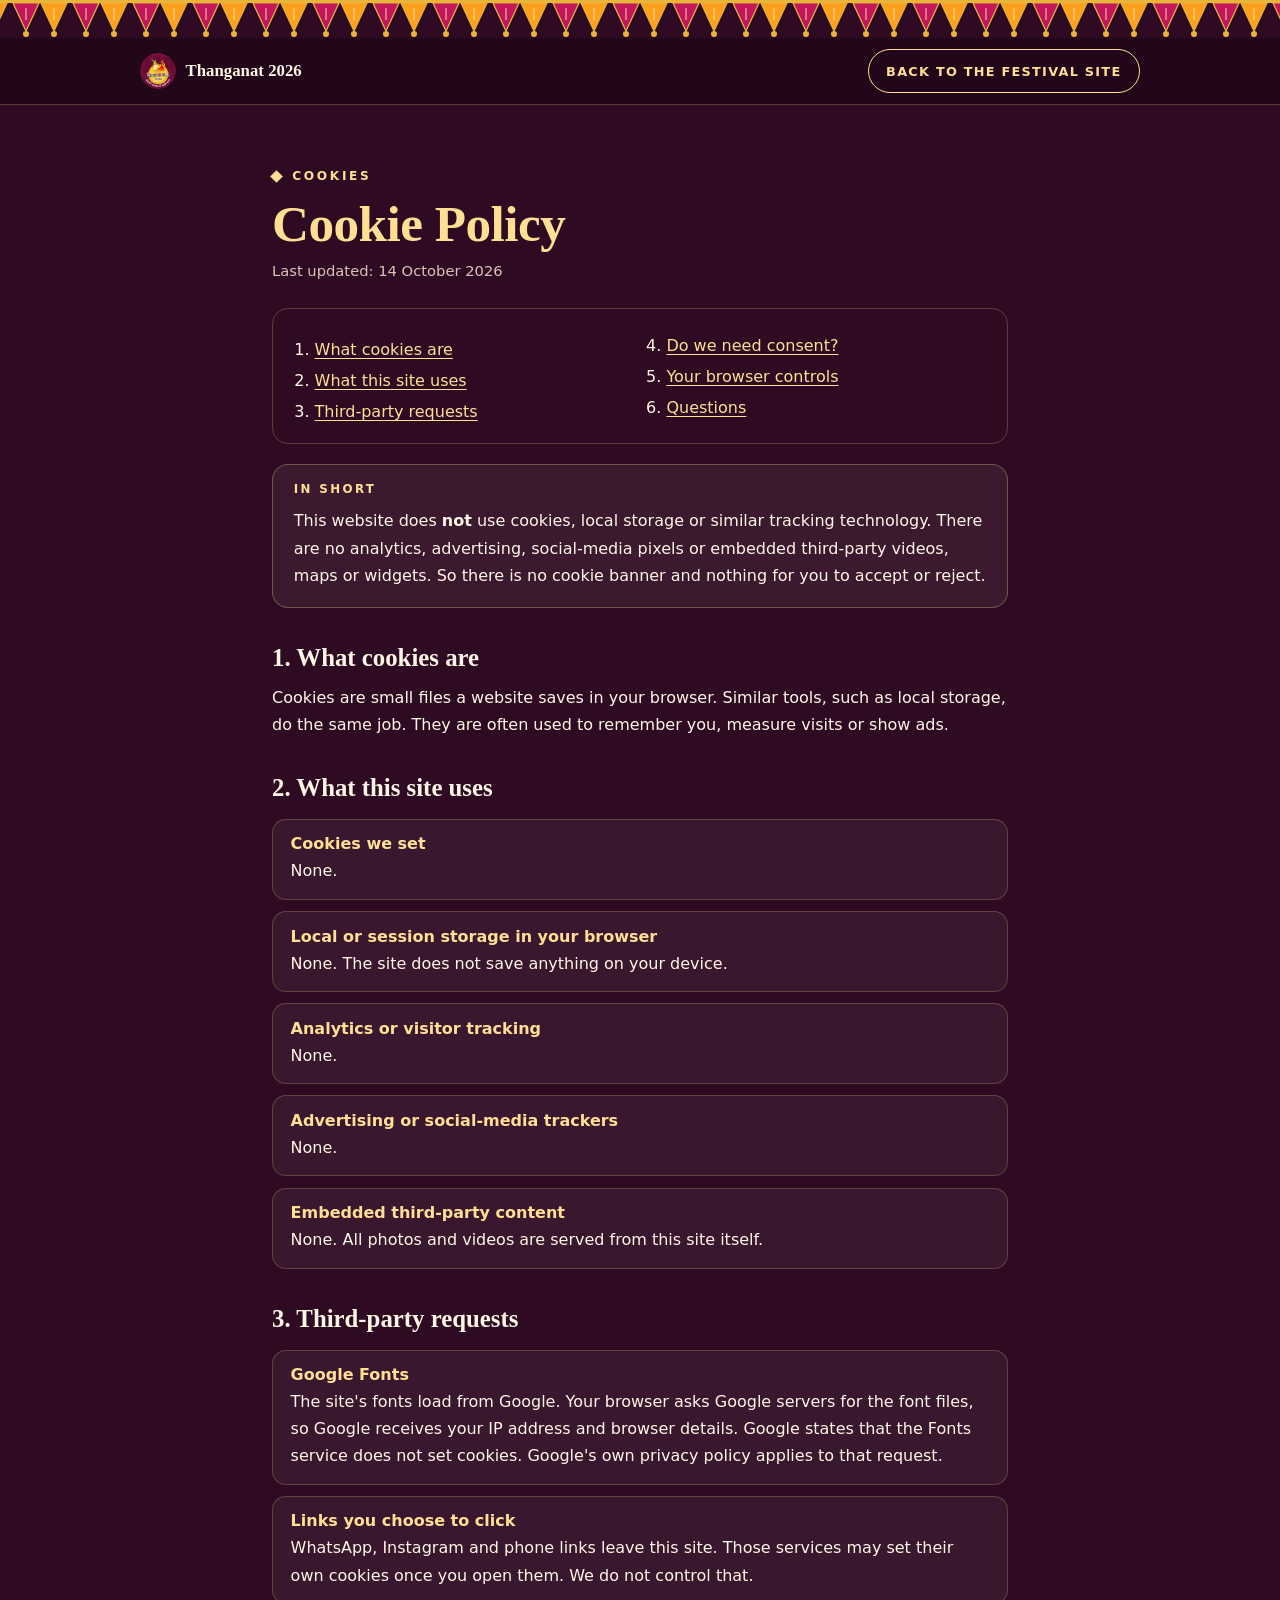
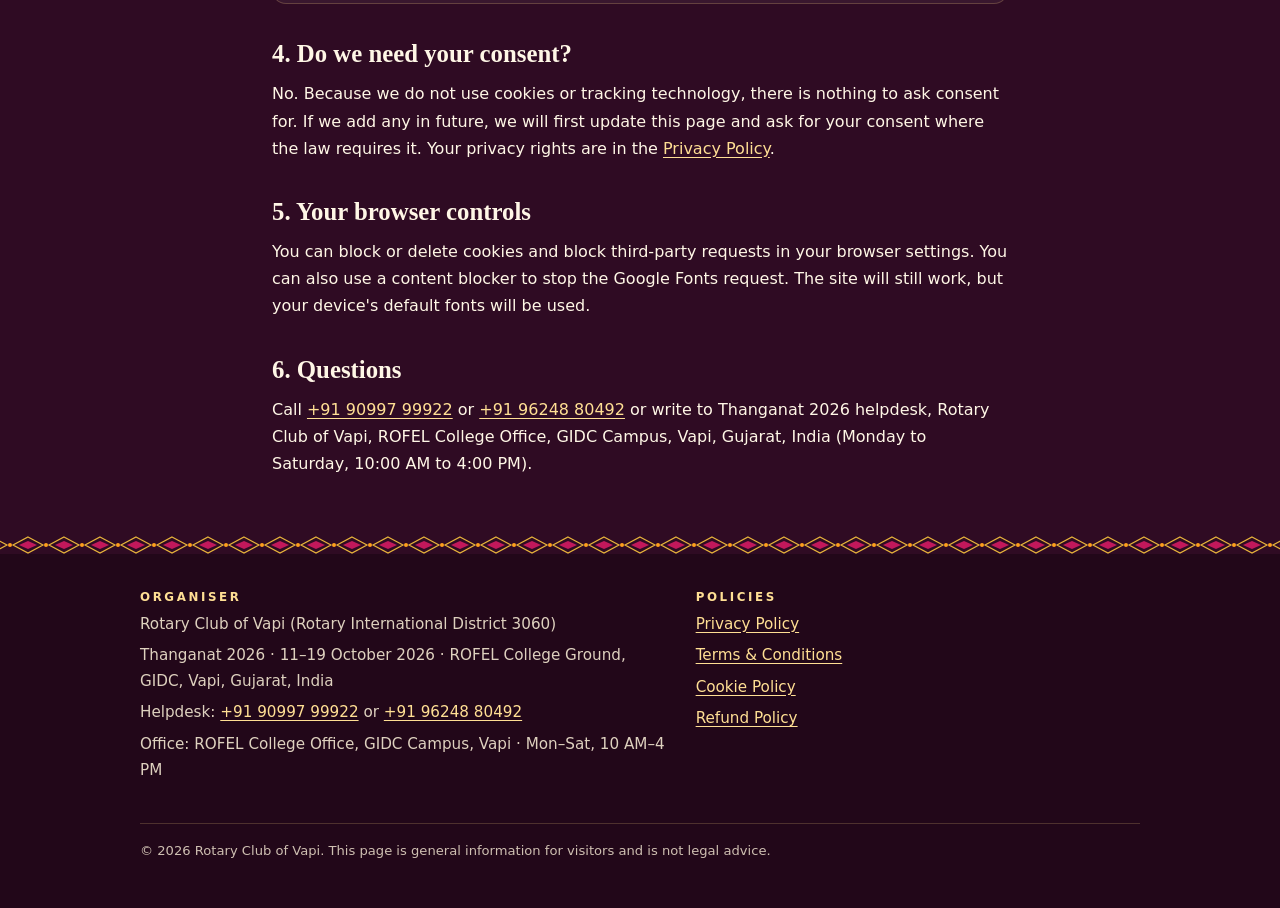
<file: cookies.html>
<!DOCTYPE html>
<html lang="en">
<head>
<meta charset="UTF-8">
<meta name="viewport" content="width=device-width, initial-scale=1, viewport-fit=cover">
<title>Cookie Policy | Thanganat 2026</title>
<meta name="description" content="The Thanganat 2026 website sets no cookies and uses no tracking. Details of third-party requests.">
<meta name="theme-color" content="#4a0f35">
<meta name="referrer" content="strict-origin-when-cross-origin">
<meta http-equiv="Content-Security-Policy" content="default-src 'self'; script-src 'none'; style-src 'self' https://fonts.googleapis.com; font-src https://fonts.gstatic.com; img-src 'self' data:; media-src 'none'; connect-src 'none'; frame-src 'none'; object-src 'none'; base-uri 'self'; form-action 'none'">
<link rel="icon" type="image/png" href="media/logo.png">
<link rel="preconnect" href="https://fonts.googleapis.com">
<link rel="preconnect" href="https://fonts.gstatic.com" crossorigin>
<link href="https://fonts.googleapis.com/css2?family=Fraunces:ital,opsz,wght@0,9..144,600;0,9..144,800;1,9..144,400&family=Hanken+Grotesk:wght@400;500;600;700&display=swap" rel="stylesheet">
<link rel="stylesheet" href="legal.css">
</head>
<body>
<a class="skip" href="#main">Skip to main content</a>
<div class="toran" aria-hidden="true"></div>
<header class="top"><div class="in">
  <a class="brand" href="index.html"><img src="media/logo.png" alt=""><span>Thanganat 2026</span></a>
  <a class="back" href="index.html">Back to the festival site</a>
</div></header>
<main class="doc" id="main" tabindex="-1">
  <p class="eyebrow">Cookies</p>
  <h1>Cookie Policy</h1>
  <p class="upd">Last updated: 14 October 2026</p>
<nav class="toc" aria-label="On this page"><b class="sr-only">On this page</b><ol><li><a href="#what">What cookies are</a></li><li><a href="#use">What this site uses</a></li><li><a href="#third">Third-party requests</a></li><li><a href="#consent">Do we need consent?</a></li><li><a href="#control">Your browser controls</a></li><li><a href="#contact">Questions</a></li></ol></nav>

<div class="box"><b class="t">In short</b>
<p>This website does <b>not</b> use cookies, local storage or similar tracking technology. There are no analytics, advertising, social-media pixels or embedded third-party videos, maps or widgets. So there is no cookie banner and nothing for you to accept or reject.</p></div>

<h2 id="what">1. What cookies are</h2>
<p>Cookies are small files a website saves in your browser. Similar tools, such as local storage, do the same job. They are often used to remember you, measure visits or show ads.</p>

<h2 id="use">2. What this site uses</h2>
<dl class="items">
  <div><dt>Cookies we set</dt><dd>None.</dd></div>
  <div><dt>Local or session storage in your browser</dt><dd>None. The site does not save anything on your device.</dd></div>
  <div><dt>Analytics or visitor tracking</dt><dd>None.</dd></div>
  <div><dt>Advertising or social-media trackers</dt><dd>None.</dd></div>
  <div><dt>Embedded third-party content</dt><dd>None. All photos and videos are served from this site itself.</dd></div>
</dl>

<h2 id="third">3. Third-party requests</h2>
<dl class="items">
  <div><dt>Google Fonts</dt><dd>The site's fonts load from Google. Your browser asks Google servers for the font files, so Google receives your IP address and browser details. Google states that the Fonts service does not set cookies. Google's own privacy policy applies to that request.</dd></div>
  <div><dt>Links you choose to click</dt><dd>WhatsApp, Instagram and phone links leave this site. Those services may set their own cookies once you open them. We do not control that.</dd></div>
</dl>

<h2 id="consent">4. Do we need your consent?</h2>
<p>No. Because we do not use cookies or tracking technology, there is nothing to ask consent for. If we add any in future, we will first update this page and ask for your consent where the law requires it. Your privacy rights are in the <a href="privacy.html">Privacy Policy</a>.</p>

<h2 id="control">5. Your browser controls</h2>
<p>You can block or delete cookies and block third-party requests in your browser settings. You can also use a content blocker to stop the Google Fonts request. The site will still work, but your device's default fonts will be used.</p>

<h2 id="contact">6. Questions</h2>
<p>Call <a href="tel:+919099799922">+91 90997 99922</a> or <a href="tel:+919624880492">+91 96248 80492</a> or write to Thanganat 2026 helpdesk, Rotary Club of Vapi, ROFEL College Office, GIDC Campus, Vapi, Gujarat, India (Monday to Saturday, 10:00 AM to 4:00 PM).</p>

</main>
<div class="band" aria-hidden="true"></div>
<footer>
  <div class="in">
    <div>
      <h2>Organiser</h2>
      <ul>
        <li>Rotary Club of Vapi (Rotary International District 3060)</li>
        <li>Thanganat 2026 · 11–19 October 2026 · ROFEL College Ground, GIDC, Vapi, Gujarat, India</li>
        <li>Helpdesk: <a href="tel:+919099799922">+91 90997 99922</a> or <a href="tel:+919624880492">+91 96248 80492</a></li>
        <li>Office: ROFEL College Office, GIDC Campus, Vapi · Mon–Sat, 10 AM–4 PM</li>
      </ul>
    </div>
    <nav class="nav2" aria-label="Legal">
      <h2>Policies</h2>
      <ul>
        <li><a href="privacy.html">Privacy Policy</a></li>
        <li><a href="terms.html">Terms &amp; Conditions</a></li>
        <li><a href="cookies.html">Cookie Policy</a></li>
        <li><a href="refunds.html">Refund Policy</a></li>
      </ul>
    </nav>
    <p class="fine">© 2026 Rotary Club of Vapi. This page is general information for visitors and is not legal advice.</p>
  </div>
</footer>
</body>
</html>
</file>
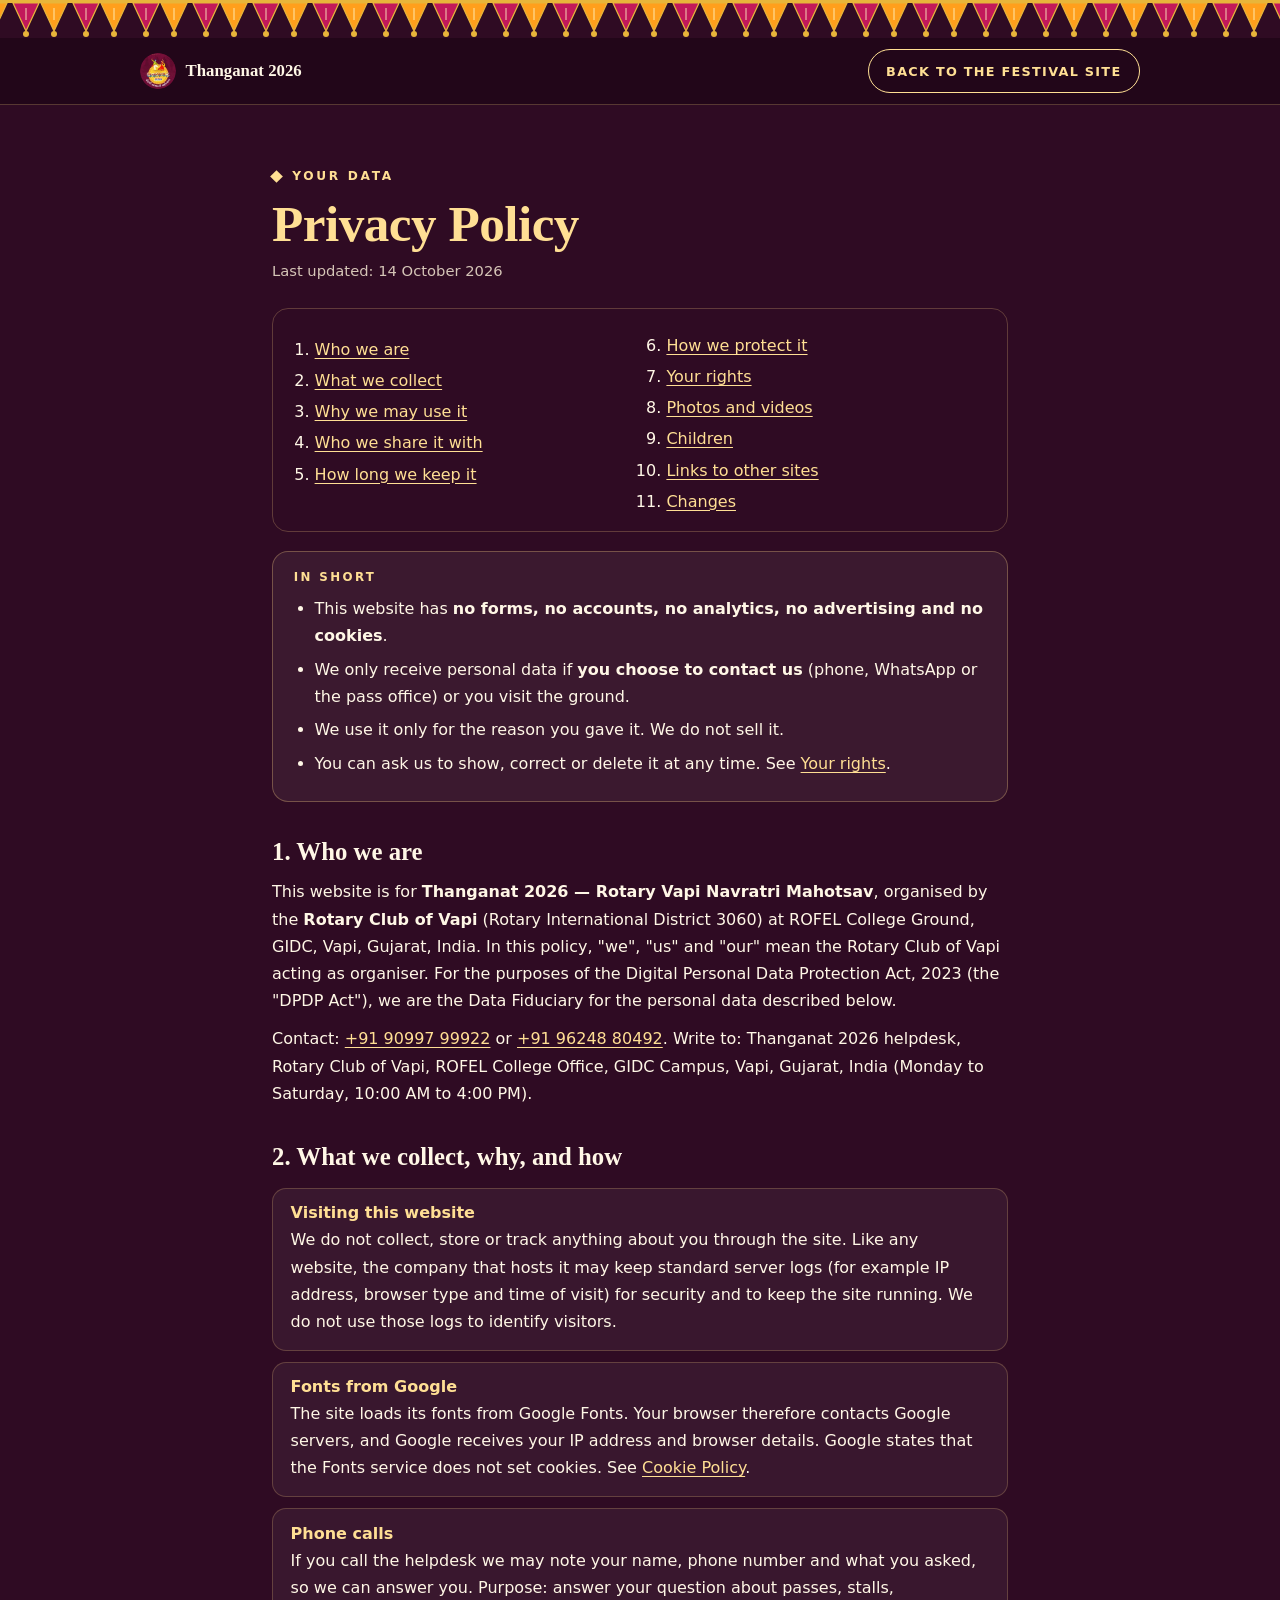
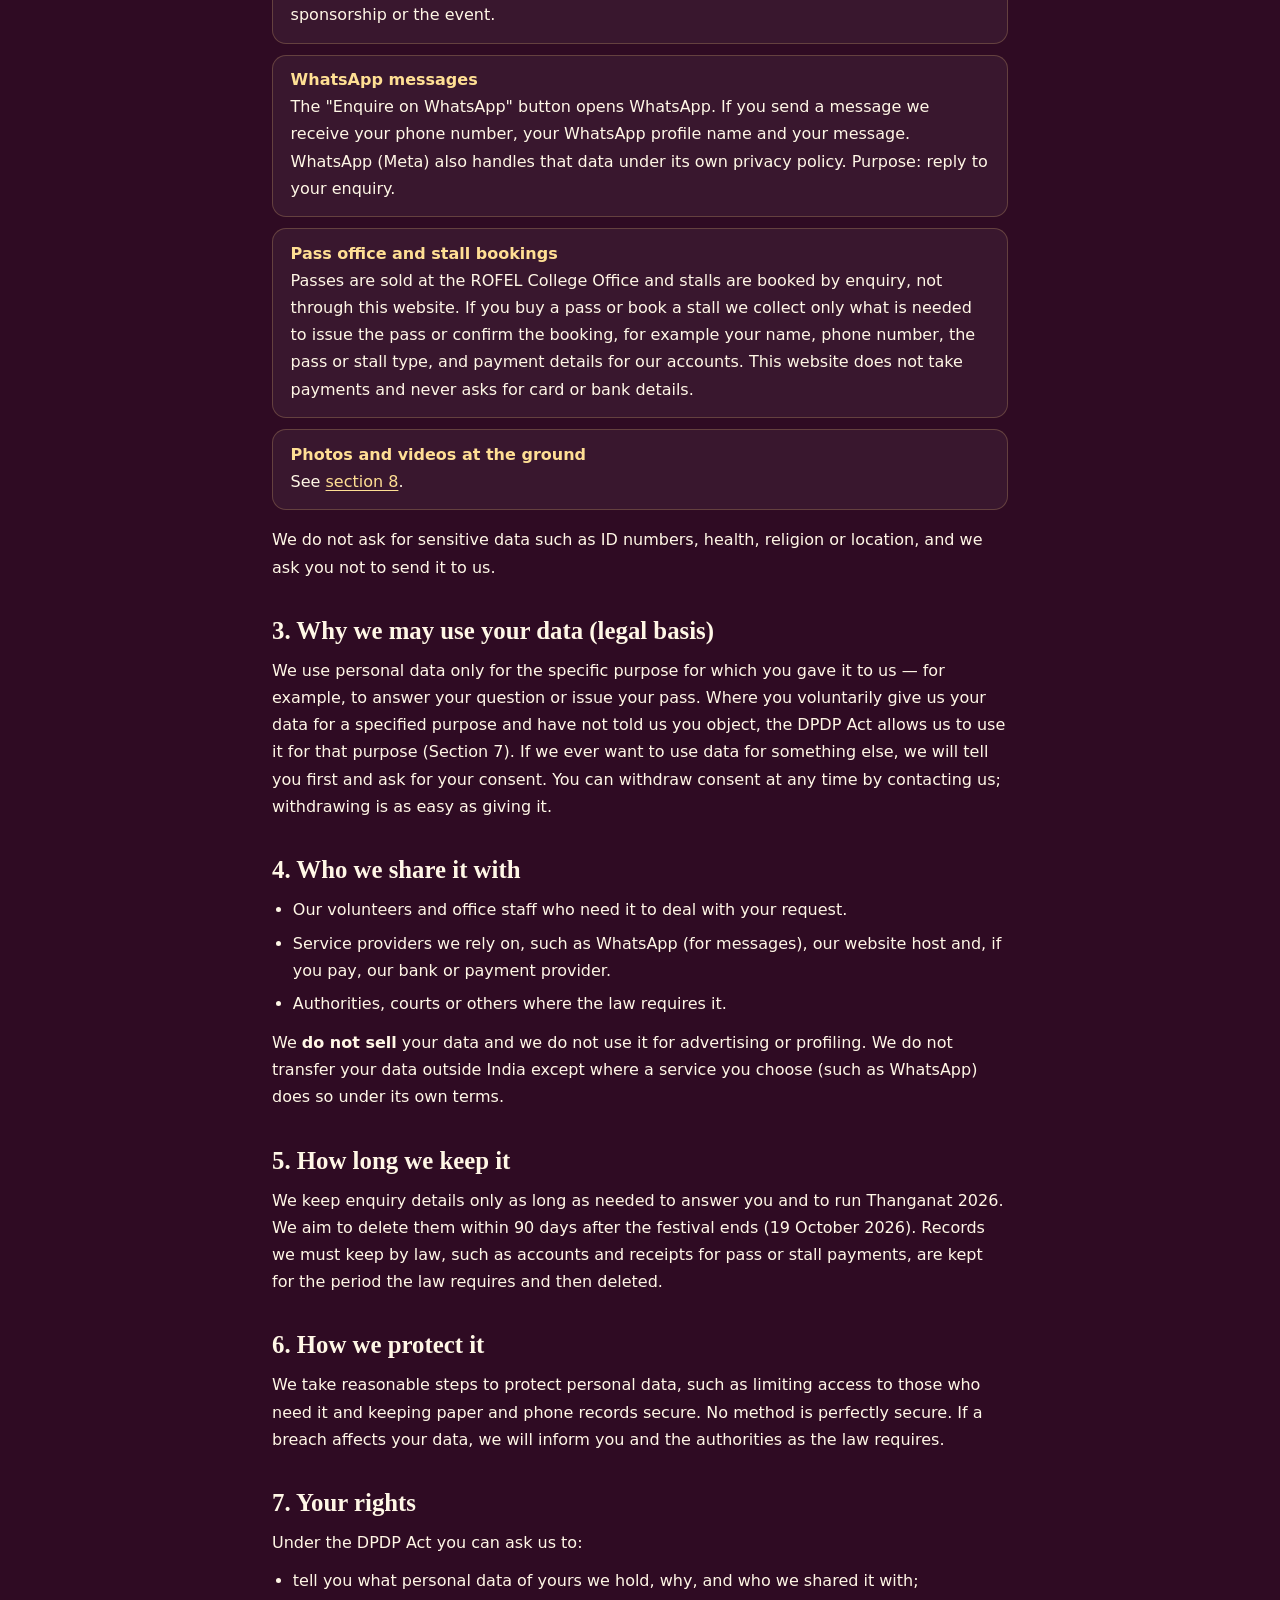
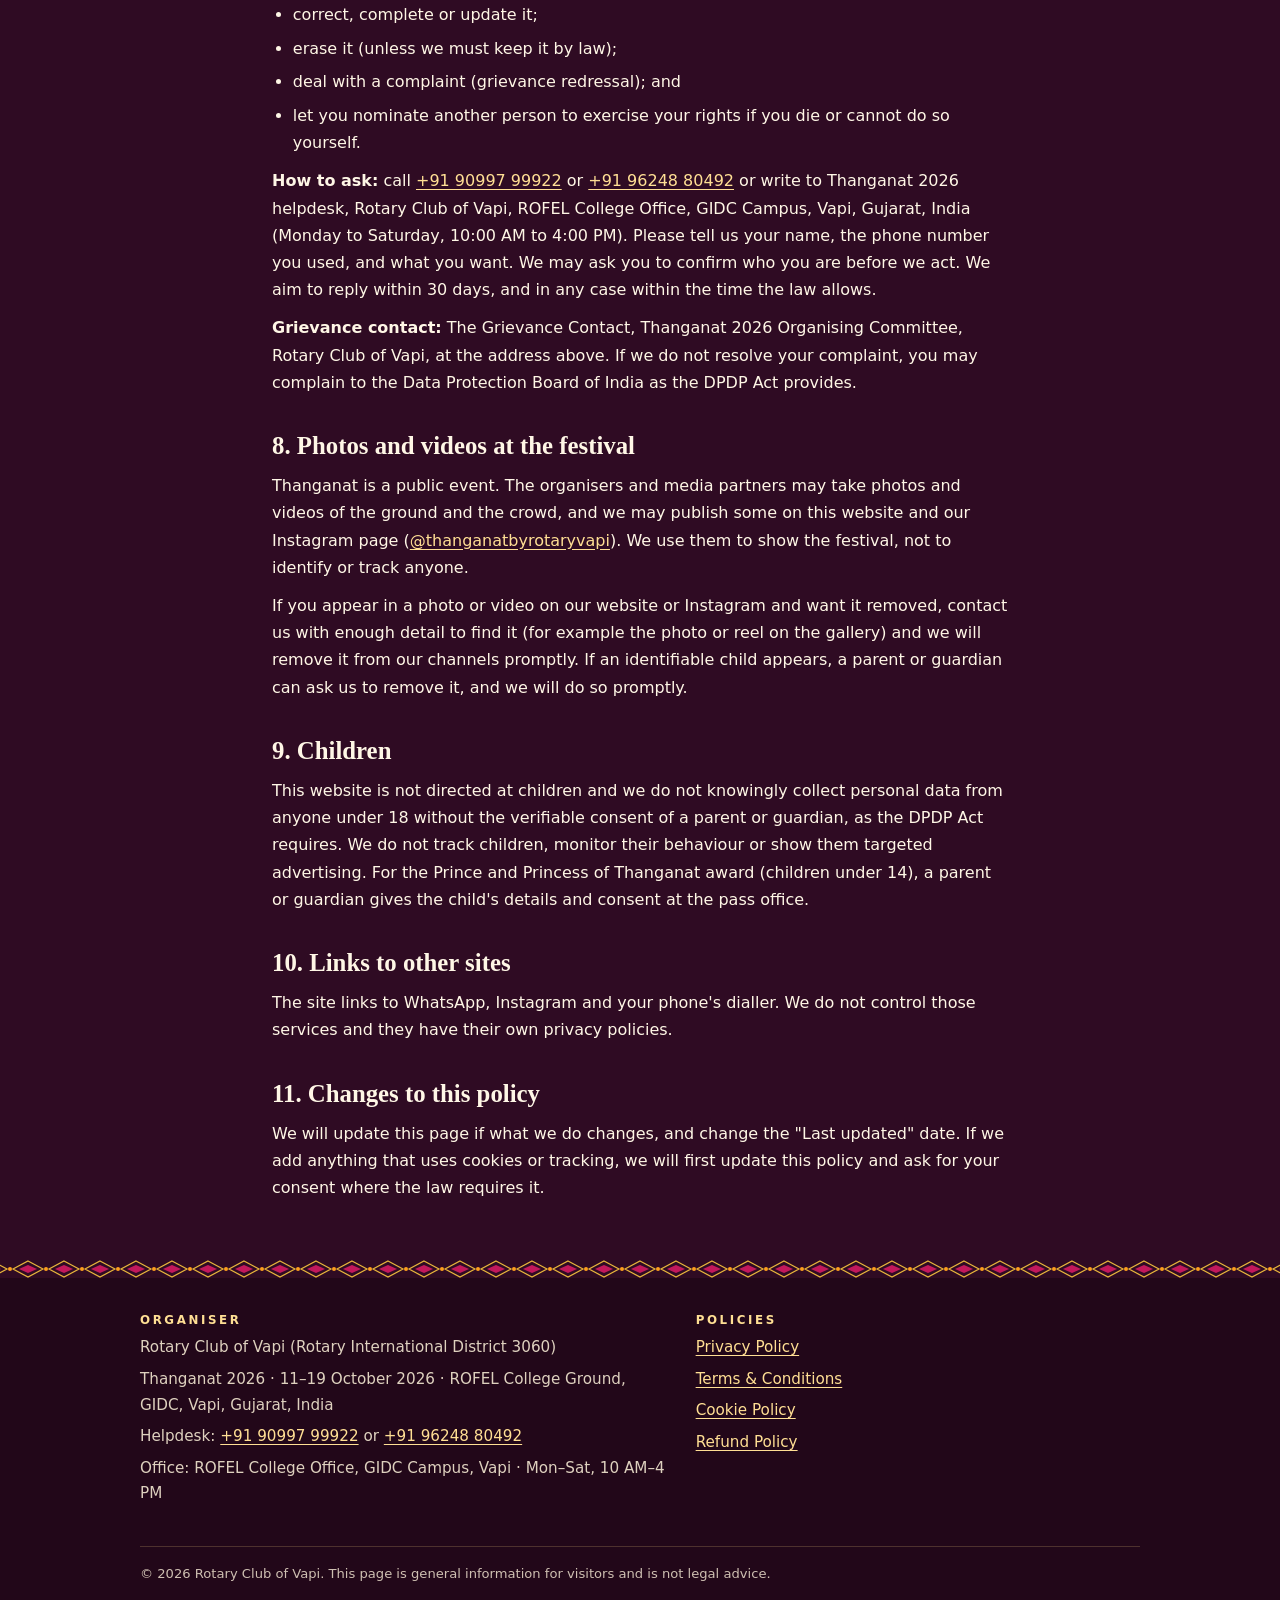
<file: privacy.html>
<!DOCTYPE html>
<html lang="en">
<head>
<meta charset="UTF-8">
<meta name="viewport" content="width=device-width, initial-scale=1, viewport-fit=cover">
<title>Privacy Policy | Thanganat 2026</title>
<meta name="description" content="How Thanganat 2026 and the Rotary Club of Vapi handle personal data, in line with India’s DPDP Act, 2023.">
<meta name="theme-color" content="#4a0f35">
<meta name="referrer" content="strict-origin-when-cross-origin">
<meta http-equiv="Content-Security-Policy" content="default-src 'self'; script-src 'none'; style-src 'self' https://fonts.googleapis.com; font-src https://fonts.gstatic.com; img-src 'self' data:; media-src 'none'; connect-src 'none'; frame-src 'none'; object-src 'none'; base-uri 'self'; form-action 'none'">
<link rel="icon" type="image/png" href="media/logo.png">
<link rel="preconnect" href="https://fonts.googleapis.com">
<link rel="preconnect" href="https://fonts.gstatic.com" crossorigin>
<link href="https://fonts.googleapis.com/css2?family=Fraunces:ital,opsz,wght@0,9..144,600;0,9..144,800;1,9..144,400&family=Hanken+Grotesk:wght@400;500;600;700&display=swap" rel="stylesheet">
<link rel="stylesheet" href="legal.css">
</head>
<body>
<a class="skip" href="#main">Skip to main content</a>
<div class="toran" aria-hidden="true"></div>
<header class="top"><div class="in">
  <a class="brand" href="index.html"><img src="media/logo.png" alt=""><span>Thanganat 2026</span></a>
  <a class="back" href="index.html">Back to the festival site</a>
</div></header>
<main class="doc" id="main" tabindex="-1">
  <p class="eyebrow">Your data</p>
  <h1>Privacy Policy</h1>
  <p class="upd">Last updated: 14 October 2026</p>
<nav class="toc" aria-label="On this page"><b class="sr-only">On this page</b><ol><li><a href="#who">Who we are</a></li><li><a href="#collect">What we collect</a></li><li><a href="#basis">Why we may use it</a></li><li><a href="#share">Who we share it with</a></li><li><a href="#keep">How long we keep it</a></li><li><a href="#security">How we protect it</a></li><li><a href="#rights">Your rights</a></li><li><a href="#photos">Photos and videos</a></li><li><a href="#children">Children</a></li><li><a href="#links">Links to other sites</a></li><li><a href="#changes">Changes</a></li></ol></nav>

<div class="box"><b class="t">In short</b>
<ul>
  <li>This website has <b>no forms, no accounts, no analytics, no advertising and no cookies</b>.</li>
  <li>We only receive personal data if <b>you choose to contact us</b> (phone, WhatsApp or the pass office) or you visit the ground.</li>
  <li>We use it only for the reason you gave it. We do not sell it.</li>
  <li>You can ask us to show, correct or delete it at any time. See <a href="#rights">Your rights</a>.</li>
</ul></div>

<h2 id="who">1. Who we are</h2>
<p>This website is for <b>Thanganat 2026 — Rotary Vapi Navratri Mahotsav</b>, organised by the <b>Rotary Club of Vapi</b> (Rotary International District 3060) at ROFEL College Ground, GIDC, Vapi, Gujarat, India. In this policy, "we", "us" and "our" mean the Rotary Club of Vapi acting as organiser. For the purposes of the Digital Personal Data Protection Act, 2023 (the "DPDP Act"), we are the Data Fiduciary for the personal data described below.</p>
<p>Contact: <a href="tel:+919099799922">+91 90997 99922</a> or <a href="tel:+919624880492">+91 96248 80492</a>. Write to: Thanganat 2026 helpdesk, Rotary Club of Vapi, ROFEL College Office, GIDC Campus, Vapi, Gujarat, India (Monday to Saturday, 10:00 AM to 4:00 PM).</p>

<h2 id="collect">2. What we collect, why, and how</h2>
<dl class="items">
  <div><dt>Visiting this website</dt><dd>We do not collect, store or track anything about you through the site. Like any website, the company that hosts it may keep standard server logs (for example IP address, browser type and time of visit) for security and to keep the site running. We do not use those logs to identify visitors.</dd></div>
  <div><dt>Fonts from Google</dt><dd>The site loads its fonts from Google Fonts. Your browser therefore contacts Google servers, and Google receives your IP address and browser details. Google states that the Fonts service does not set cookies. See <a href="cookies.html">Cookie Policy</a>.</dd></div>
  <div><dt>Phone calls</dt><dd>If you call the helpdesk we may note your name, phone number and what you asked, so we can answer you. Purpose: answer your question about passes, stalls, sponsorship or the event.</dd></div>
  <div><dt>WhatsApp messages</dt><dd>The "Enquire on WhatsApp" button opens WhatsApp. If you send a message we receive your phone number, your WhatsApp profile name and your message. WhatsApp (Meta) also handles that data under its own privacy policy. Purpose: reply to your enquiry.</dd></div>
  <div><dt>Pass office and stall bookings</dt><dd>Passes are sold at the ROFEL College Office and stalls are booked by enquiry, not through this website. If you buy a pass or book a stall we collect only what is needed to issue the pass or confirm the booking, for example your name, phone number, the pass or stall type, and payment details for our accounts. This website does not take payments and never asks for card or bank details.</dd></div>
  <div><dt>Photos and videos at the ground</dt><dd>See <a href="#photos">section 8</a>.</dd></div>
</dl>
<p>We do not ask for sensitive data such as ID numbers, health, religion or location, and we ask you not to send it to us.</p>

<h2 id="basis">3. Why we may use your data (legal basis)</h2>
<p>We use personal data only for the specific purpose for which you gave it to us — for example, to answer your question or issue your pass. Where you voluntarily give us your data for a specified purpose and have not told us you object, the DPDP Act allows us to use it for that purpose (Section 7). If we ever want to use data for something else, we will tell you first and ask for your consent. You can withdraw consent at any time by contacting us; withdrawing is as easy as giving it.</p>

<h2 id="share">4. Who we share it with</h2>
<ul>
  <li>Our volunteers and office staff who need it to deal with your request.</li>
  <li>Service providers we rely on, such as WhatsApp (for messages), our website host and, if you pay, our bank or payment provider.</li>
  <li>Authorities, courts or others where the law requires it.</li>
</ul>
<p>We <b>do not sell</b> your data and we do not use it for advertising or profiling. We do not transfer your data outside India except where a service you choose (such as WhatsApp) does so under its own terms.</p>

<h2 id="keep">5. How long we keep it</h2>
<p>We keep enquiry details only as long as needed to answer you and to run Thanganat 2026. We aim to delete them within 90 days after the festival ends (19 October 2026). Records we must keep by law, such as accounts and receipts for pass or stall payments, are kept for the period the law requires and then deleted.</p>

<h2 id="security">6. How we protect it</h2>
<p>We take reasonable steps to protect personal data, such as limiting access to those who need it and keeping paper and phone records secure. No method is perfectly secure. If a breach affects your data, we will inform you and the authorities as the law requires.</p>

<h2 id="rights">7. Your rights</h2>
<p>Under the DPDP Act you can ask us to:</p>
<ul>
  <li>tell you what personal data of yours we hold, why, and who we shared it with;</li>
  <li>correct, complete or update it;</li>
  <li>erase it (unless we must keep it by law);</li>
  <li>deal with a complaint (grievance redressal); and</li>
  <li>let you nominate another person to exercise your rights if you die or cannot do so yourself.</li>
</ul>
<p><b>How to ask:</b> call <a href="tel:+919099799922">+91 90997 99922</a> or <a href="tel:+919624880492">+91 96248 80492</a> or write to Thanganat 2026 helpdesk, Rotary Club of Vapi, ROFEL College Office, GIDC Campus, Vapi, Gujarat, India (Monday to Saturday, 10:00 AM to 4:00 PM). Please tell us your name, the phone number you used, and what you want. We may ask you to confirm who you are before we act. We aim to reply within 30 days, and in any case within the time the law allows.</p>
<p><b>Grievance contact:</b> The Grievance Contact, Thanganat 2026 Organising Committee, Rotary Club of Vapi, at the address above. If we do not resolve your complaint, you may complain to the Data Protection Board of India as the DPDP Act provides.</p>

<h2 id="photos">8. Photos and videos at the festival</h2>
<p>Thanganat is a public event. The organisers and media partners may take photos and videos of the ground and the crowd, and we may publish some on this website and our Instagram page (<a href="https://www.instagram.com/thanganatbyrotaryvapi/" target="_blank" rel="noopener noreferrer">@thanganatbyrotaryvapi<span class="sr-only"> (opens in a new tab)</span></a>). We use them to show the festival, not to identify or track anyone.</p>
<p>If you appear in a photo or video on our website or Instagram and want it removed, contact us with enough detail to find it (for example the photo or reel on the gallery) and we will remove it from our channels promptly. If an identifiable child appears, a parent or guardian can ask us to remove it, and we will do so promptly.</p>

<h2 id="children">9. Children</h2>
<p>This website is not directed at children and we do not knowingly collect personal data from anyone under 18 without the verifiable consent of a parent or guardian, as the DPDP Act requires. We do not track children, monitor their behaviour or show them targeted advertising. For the Prince and Princess of Thanganat award (children under 14), a parent or guardian gives the child's details and consent at the pass office.</p>

<h2 id="links">10. Links to other sites</h2>
<p>The site links to WhatsApp, Instagram and your phone's dialler. We do not control those services and they have their own privacy policies.</p>

<h2 id="changes">11. Changes to this policy</h2>
<p>We will update this page if what we do changes, and change the "Last updated" date. If we add anything that uses cookies or tracking, we will first update this policy and ask for your consent where the law requires it.</p>

</main>
<div class="band" aria-hidden="true"></div>
<footer>
  <div class="in">
    <div>
      <h2>Organiser</h2>
      <ul>
        <li>Rotary Club of Vapi (Rotary International District 3060)</li>
        <li>Thanganat 2026 · 11–19 October 2026 · ROFEL College Ground, GIDC, Vapi, Gujarat, India</li>
        <li>Helpdesk: <a href="tel:+919099799922">+91 90997 99922</a> or <a href="tel:+919624880492">+91 96248 80492</a></li>
        <li>Office: ROFEL College Office, GIDC Campus, Vapi · Mon–Sat, 10 AM–4 PM</li>
      </ul>
    </div>
    <nav class="nav2" aria-label="Legal">
      <h2>Policies</h2>
      <ul>
        <li><a href="privacy.html">Privacy Policy</a></li>
        <li><a href="terms.html">Terms &amp; Conditions</a></li>
        <li><a href="cookies.html">Cookie Policy</a></li>
        <li><a href="refunds.html">Refund Policy</a></li>
      </ul>
    </nav>
    <p class="fine">© 2026 Rotary Club of Vapi. This page is general information for visitors and is not legal advice.</p>
  </div>
</footer>
</body>
</html>
</file>
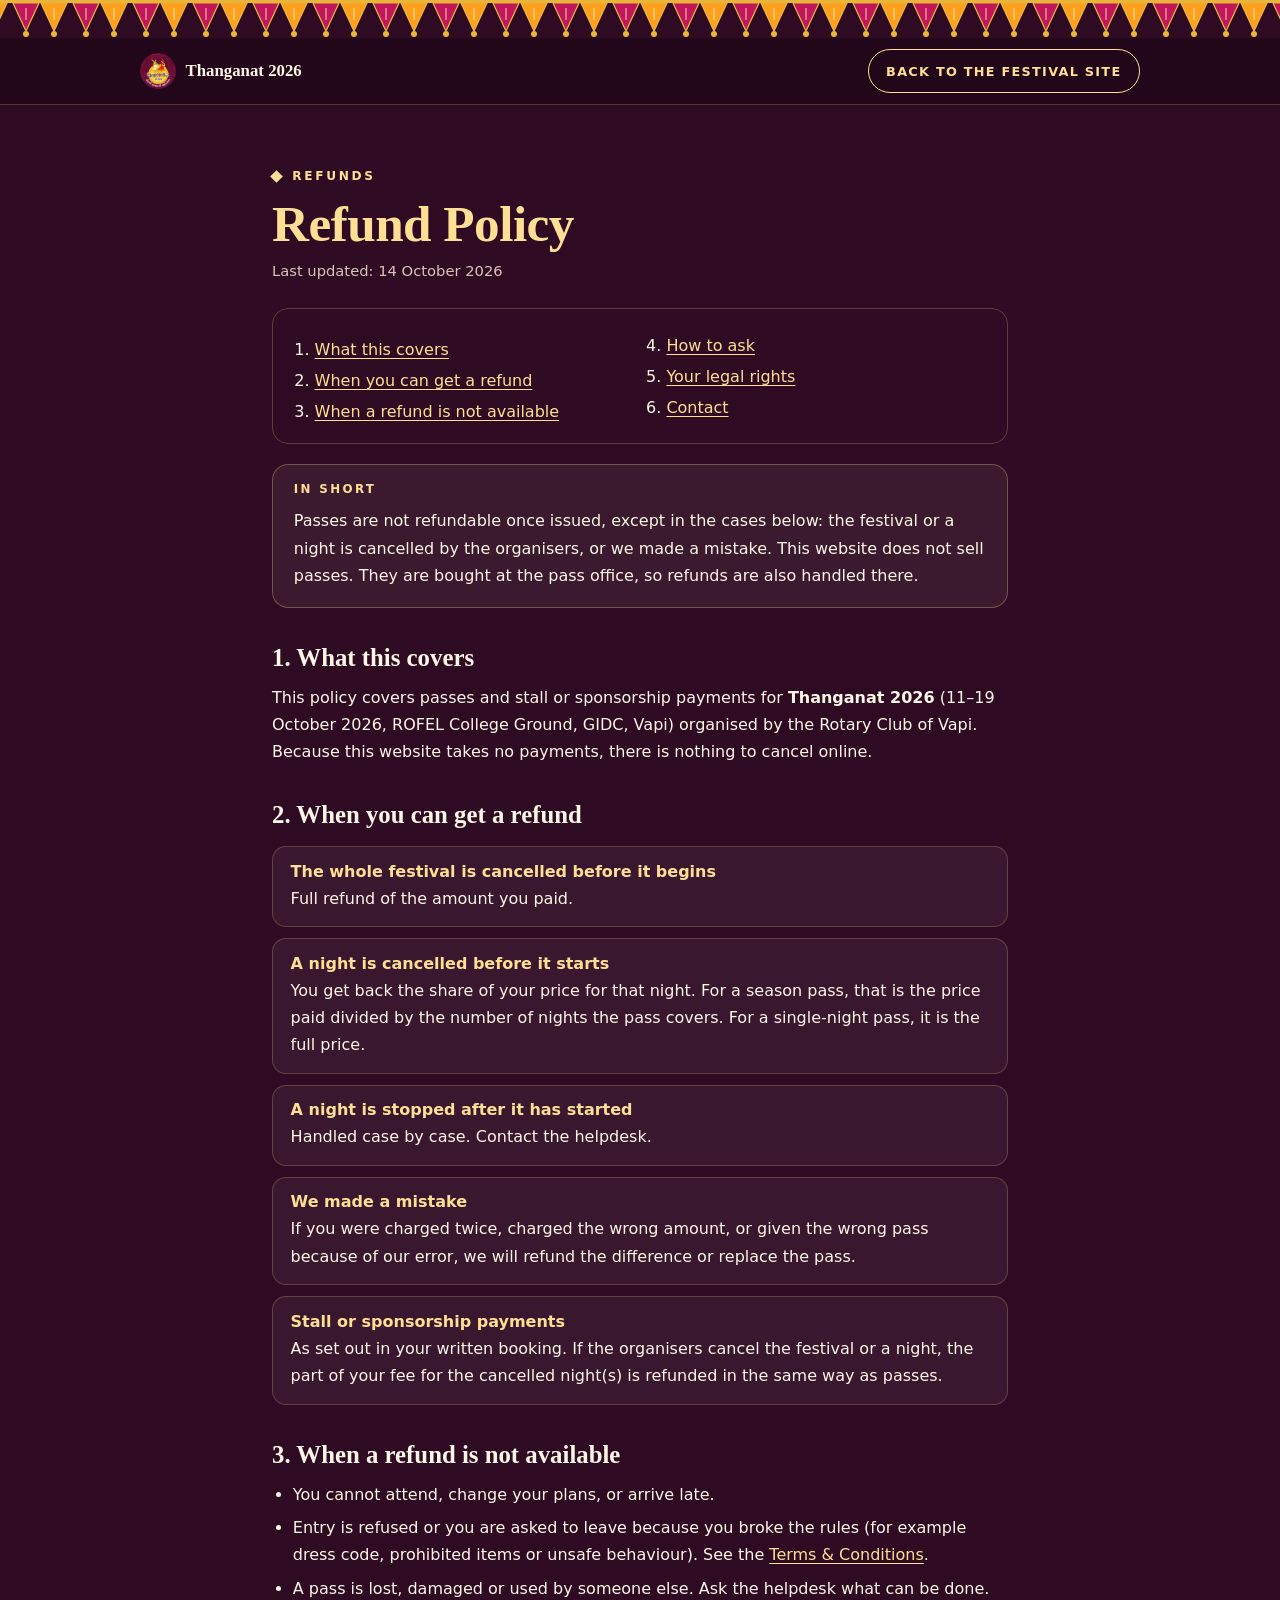
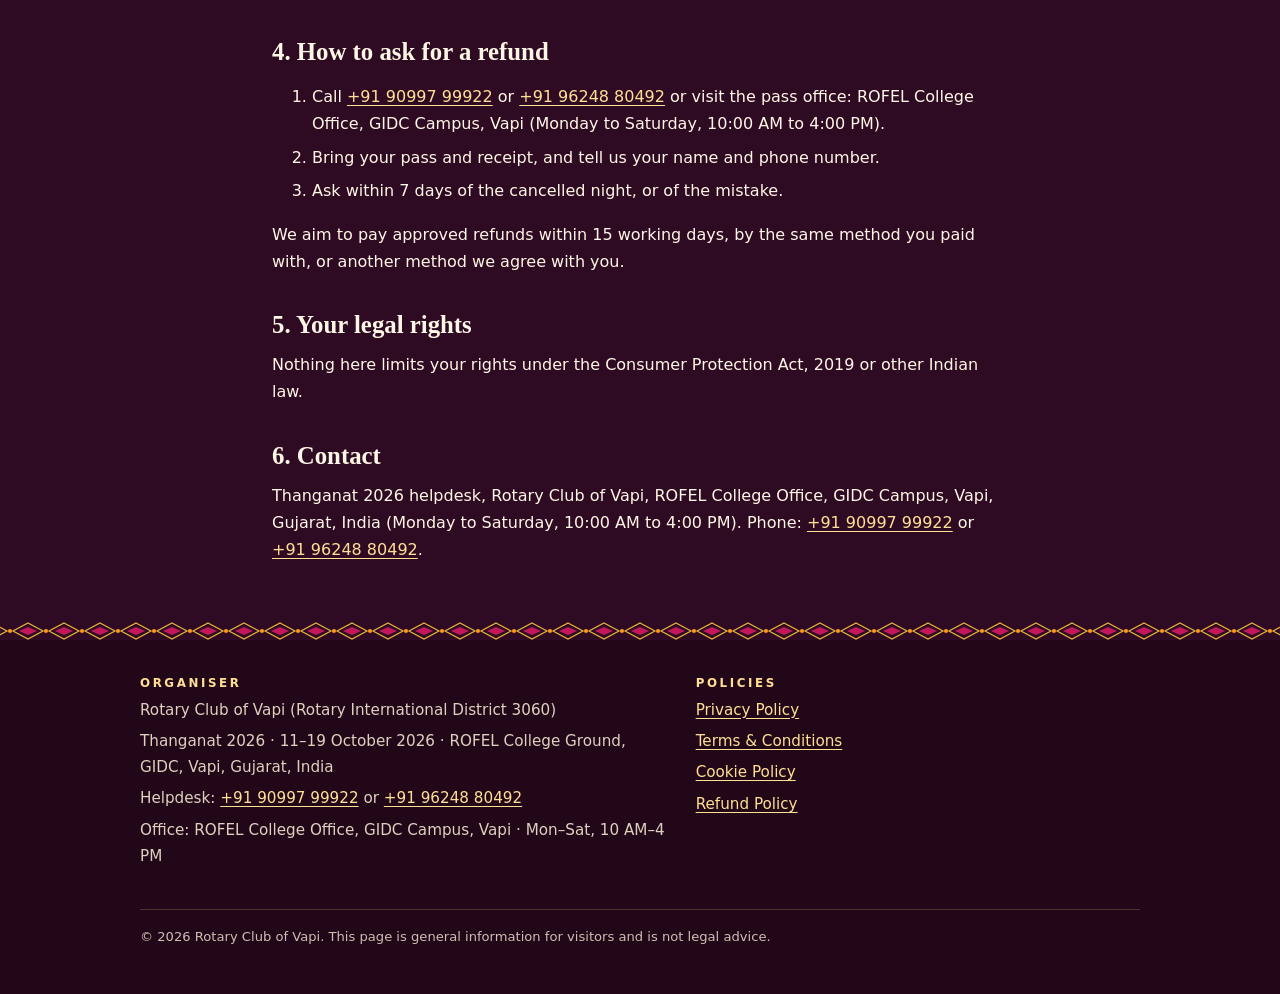
<file: refunds.html>
<!DOCTYPE html>
<html lang="en">
<head>
<meta charset="UTF-8">
<meta name="viewport" content="width=device-width, initial-scale=1, viewport-fit=cover">
<title>Refund Policy | Thanganat 2026</title>
<meta name="description" content="Refund and cancellation rules for Thanganat 2026 passes, stalls and sponsorships.">
<meta name="theme-color" content="#4a0f35">
<meta name="referrer" content="strict-origin-when-cross-origin">
<meta http-equiv="Content-Security-Policy" content="default-src 'self'; script-src 'none'; style-src 'self' https://fonts.googleapis.com; font-src https://fonts.gstatic.com; img-src 'self' data:; media-src 'none'; connect-src 'none'; frame-src 'none'; object-src 'none'; base-uri 'self'; form-action 'none'">
<link rel="icon" type="image/png" href="media/logo.png">
<link rel="preconnect" href="https://fonts.googleapis.com">
<link rel="preconnect" href="https://fonts.gstatic.com" crossorigin>
<link href="https://fonts.googleapis.com/css2?family=Fraunces:ital,opsz,wght@0,9..144,600;0,9..144,800;1,9..144,400&family=Hanken+Grotesk:wght@400;500;600;700&display=swap" rel="stylesheet">
<link rel="stylesheet" href="legal.css">
</head>
<body>
<a class="skip" href="#main">Skip to main content</a>
<div class="toran" aria-hidden="true"></div>
<header class="top"><div class="in">
  <a class="brand" href="index.html"><img src="media/logo.png" alt=""><span>Thanganat 2026</span></a>
  <a class="back" href="index.html">Back to the festival site</a>
</div></header>
<main class="doc" id="main" tabindex="-1">
  <p class="eyebrow">Refunds</p>
  <h1>Refund Policy</h1>
  <p class="upd">Last updated: 14 October 2026</p>
<nav class="toc" aria-label="On this page"><b class="sr-only">On this page</b><ol><li><a href="#scope">What this covers</a></li><li><a href="#cases">When you can get a refund</a></li><li><a href="#not">When a refund is not available</a></li><li><a href="#how">How to ask</a></li><li><a href="#rights">Your legal rights</a></li><li><a href="#contact">Contact</a></li></ol></nav>

<div class="box"><b class="t">In short</b>
<p>Passes are not refundable once issued, except in the cases below: the festival or a night is cancelled by the organisers, or we made a mistake. This website does not sell passes. They are bought at the pass office, so refunds are also handled there.</p></div>

<h2 id="scope">1. What this covers</h2>
<p>This policy covers passes and stall or sponsorship payments for <b>Thanganat 2026</b> (11–19 October 2026, ROFEL College Ground, GIDC, Vapi) organised by the Rotary Club of Vapi. Because this website takes no payments, there is nothing to cancel online.</p>

<h2 id="cases">2. When you can get a refund</h2>
<dl class="items">
  <div><dt>The whole festival is cancelled before it begins</dt><dd>Full refund of the amount you paid.</dd></div>
  <div><dt>A night is cancelled before it starts</dt><dd>You get back the share of your price for that night. For a season pass, that is the price paid divided by the number of nights the pass covers. For a single-night pass, it is the full price.</dd></div>
  <div><dt>A night is stopped after it has started</dt><dd>Handled case by case. Contact the helpdesk.</dd></div>
  <div><dt>We made a mistake</dt><dd>If you were charged twice, charged the wrong amount, or given the wrong pass because of our error, we will refund the difference or replace the pass.</dd></div>
  <div><dt>Stall or sponsorship payments</dt><dd>As set out in your written booking. If the organisers cancel the festival or a night, the part of your fee for the cancelled night(s) is refunded in the same way as passes.</dd></div>
</dl>

<h2 id="not">3. When a refund is not available</h2>
<ul>
  <li>You cannot attend, change your plans, or arrive late.</li>
  <li>Entry is refused or you are asked to leave because you broke the rules (for example dress code, prohibited items or unsafe behaviour). See the <a href="terms.html#passes">Terms &amp; Conditions</a>.</li>
  <li>A pass is lost, damaged or used by someone else. Ask the helpdesk what can be done.</li>
</ul>

<h2 id="how">4. How to ask for a refund</h2>
<ol>
  <li>Call <a href="tel:+919099799922">+91 90997 99922</a> or <a href="tel:+919624880492">+91 96248 80492</a> or visit the pass office: ROFEL College Office, GIDC Campus, Vapi (Monday to Saturday, 10:00 AM to 4:00 PM).</li>
  <li>Bring your pass and receipt, and tell us your name and phone number.</li>
  <li>Ask within 7 days of the cancelled night, or of the mistake.</li>
</ol>
<p>We aim to pay approved refunds within 15 working days, by the same method you paid with, or another method we agree with you.</p>

<h2 id="rights">5. Your legal rights</h2>
<p>Nothing here limits your rights under the Consumer Protection Act, 2019 or other Indian law.</p>

<h2 id="contact">6. Contact</h2>
<p>Thanganat 2026 helpdesk, Rotary Club of Vapi, ROFEL College Office, GIDC Campus, Vapi, Gujarat, India (Monday to Saturday, 10:00 AM to 4:00 PM). Phone: <a href="tel:+919099799922">+91 90997 99922</a> or <a href="tel:+919624880492">+91 96248 80492</a>.</p>

</main>
<div class="band" aria-hidden="true"></div>
<footer>
  <div class="in">
    <div>
      <h2>Organiser</h2>
      <ul>
        <li>Rotary Club of Vapi (Rotary International District 3060)</li>
        <li>Thanganat 2026 · 11–19 October 2026 · ROFEL College Ground, GIDC, Vapi, Gujarat, India</li>
        <li>Helpdesk: <a href="tel:+919099799922">+91 90997 99922</a> or <a href="tel:+919624880492">+91 96248 80492</a></li>
        <li>Office: ROFEL College Office, GIDC Campus, Vapi · Mon–Sat, 10 AM–4 PM</li>
      </ul>
    </div>
    <nav class="nav2" aria-label="Legal">
      <h2>Policies</h2>
      <ul>
        <li><a href="privacy.html">Privacy Policy</a></li>
        <li><a href="terms.html">Terms &amp; Conditions</a></li>
        <li><a href="cookies.html">Cookie Policy</a></li>
        <li><a href="refunds.html">Refund Policy</a></li>
      </ul>
    </nav>
    <p class="fine">© 2026 Rotary Club of Vapi. This page is general information for visitors and is not legal advice.</p>
  </div>
</footer>
</body>
</html>
</file>
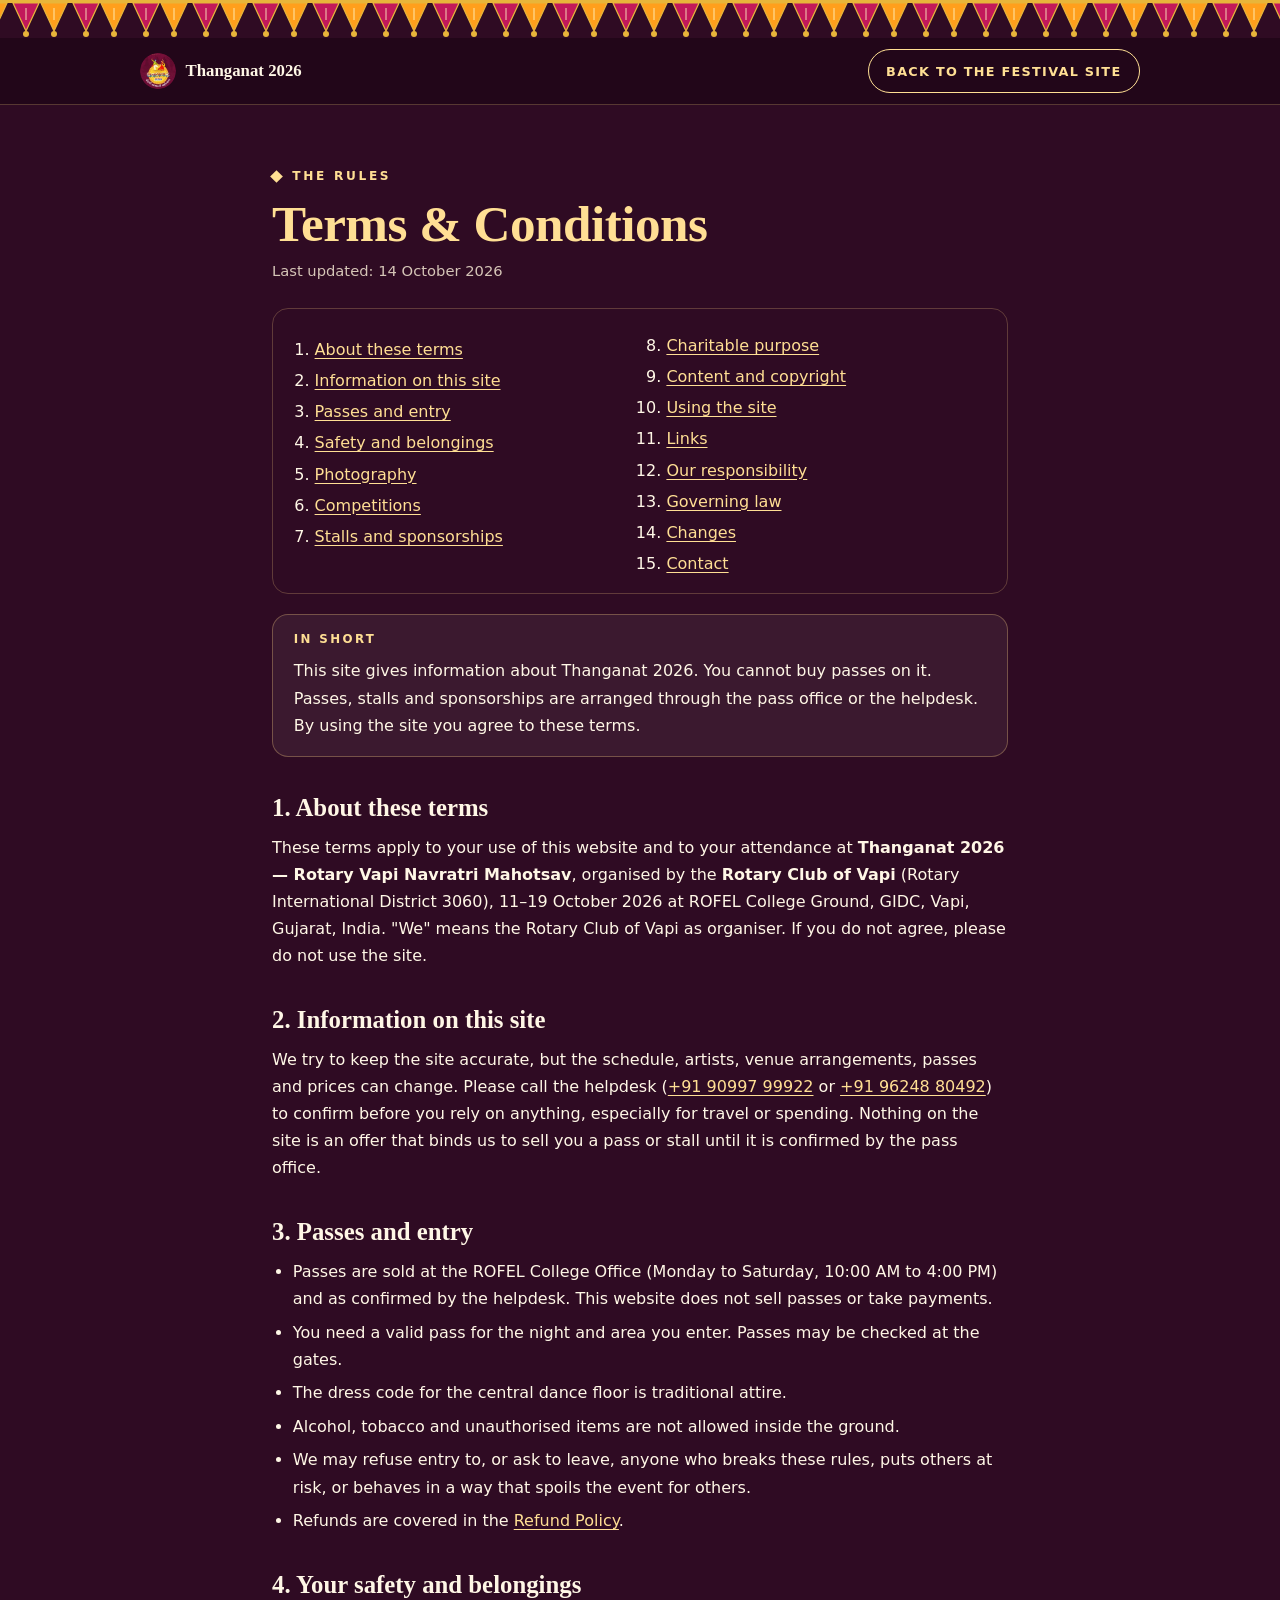
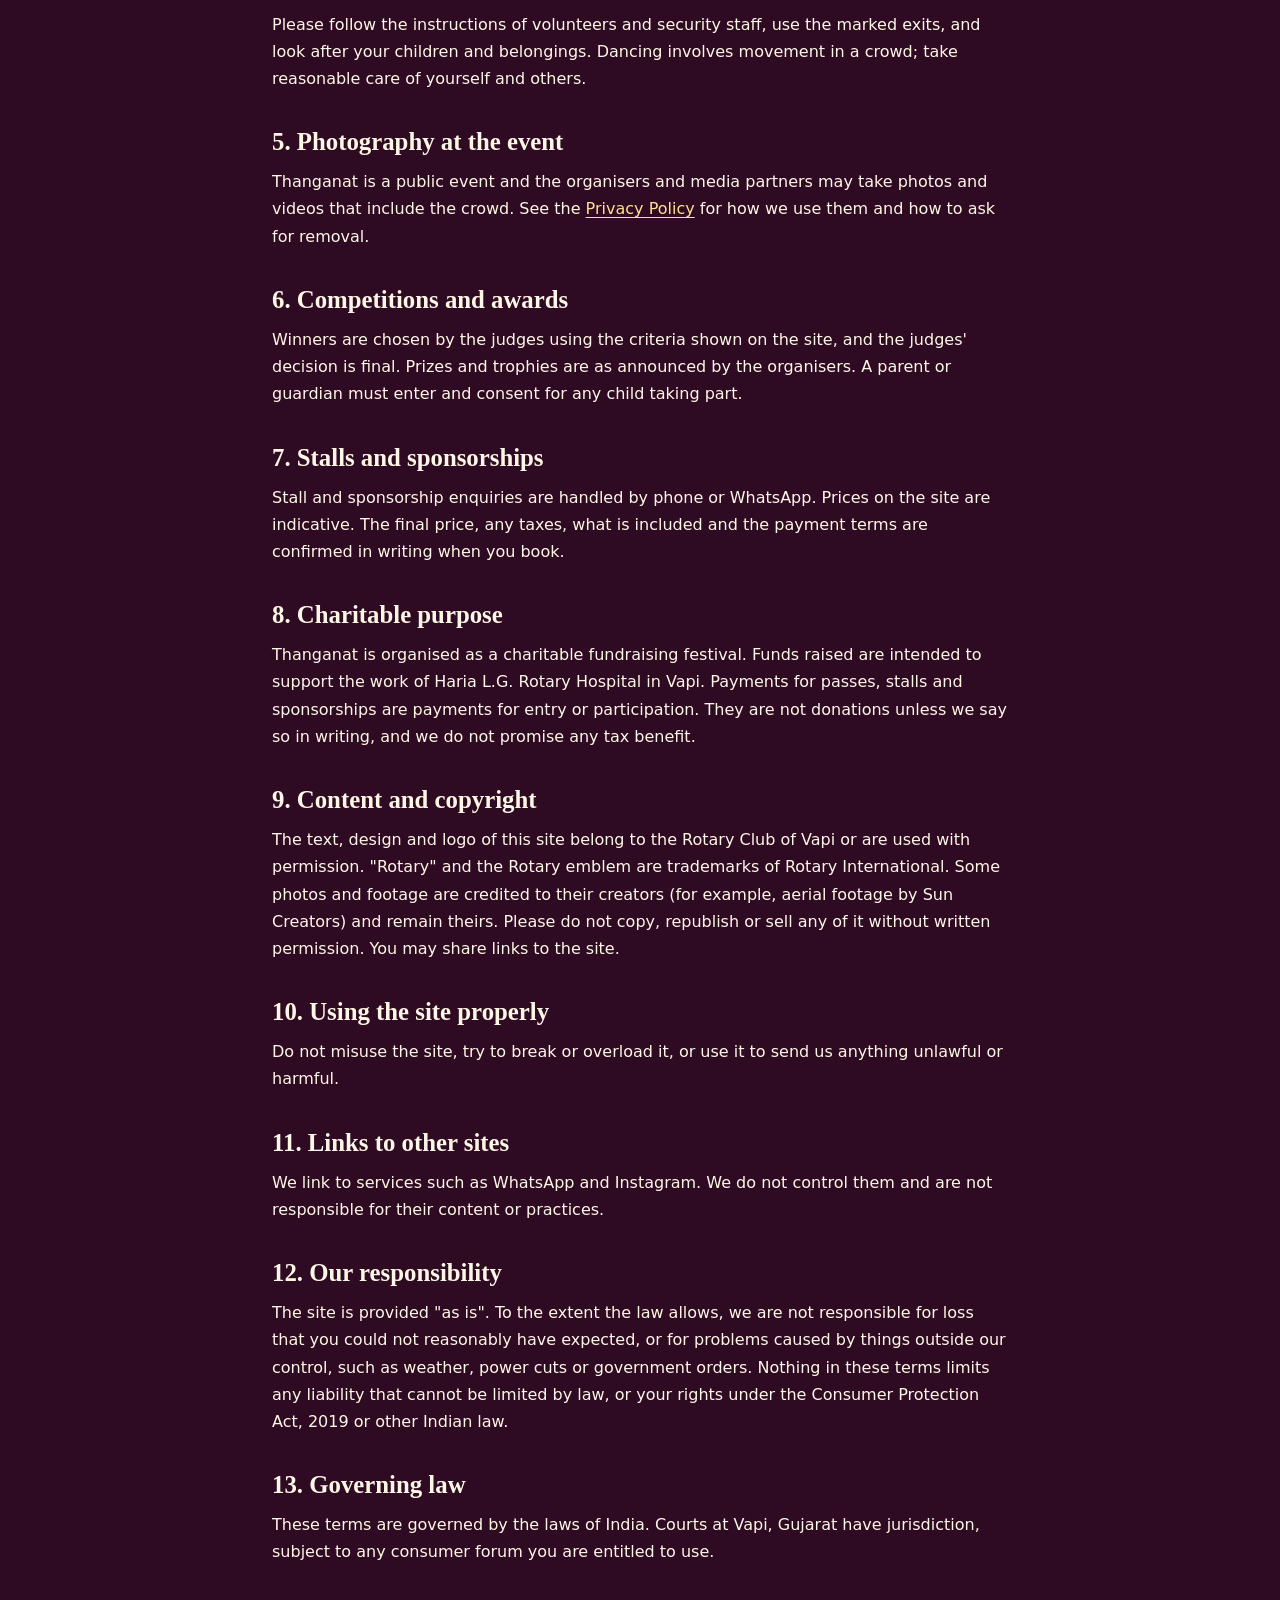
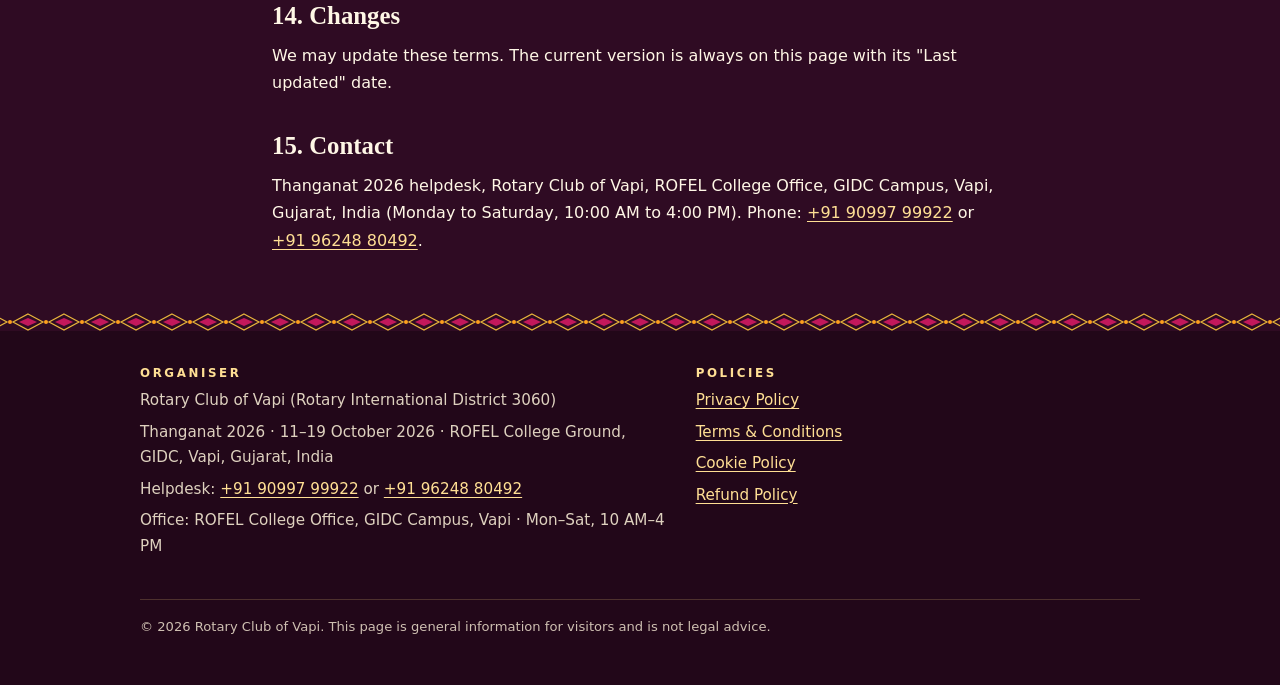
<file: terms.html>
<!DOCTYPE html>
<html lang="en">
<head>
<meta charset="UTF-8">
<meta name="viewport" content="width=device-width, initial-scale=1, viewport-fit=cover">
<title>Terms &amp; Conditions | Thanganat 2026</title>
<meta name="description" content="Terms for using the Thanganat 2026 website and attending the festival organised by the Rotary Club of Vapi.">
<meta name="theme-color" content="#4a0f35">
<meta name="referrer" content="strict-origin-when-cross-origin">
<meta http-equiv="Content-Security-Policy" content="default-src 'self'; script-src 'none'; style-src 'self' https://fonts.googleapis.com; font-src https://fonts.gstatic.com; img-src 'self' data:; media-src 'none'; connect-src 'none'; frame-src 'none'; object-src 'none'; base-uri 'self'; form-action 'none'">
<link rel="icon" type="image/png" href="media/logo.png">
<link rel="preconnect" href="https://fonts.googleapis.com">
<link rel="preconnect" href="https://fonts.gstatic.com" crossorigin>
<link href="https://fonts.googleapis.com/css2?family=Fraunces:ital,opsz,wght@0,9..144,600;0,9..144,800;1,9..144,400&family=Hanken+Grotesk:wght@400;500;600;700&display=swap" rel="stylesheet">
<link rel="stylesheet" href="legal.css">
</head>
<body>
<a class="skip" href="#main">Skip to main content</a>
<div class="toran" aria-hidden="true"></div>
<header class="top"><div class="in">
  <a class="brand" href="index.html"><img src="media/logo.png" alt=""><span>Thanganat 2026</span></a>
  <a class="back" href="index.html">Back to the festival site</a>
</div></header>
<main class="doc" id="main" tabindex="-1">
  <p class="eyebrow">The rules</p>
  <h1>Terms &amp; Conditions</h1>
  <p class="upd">Last updated: 14 October 2026</p>
<nav class="toc" aria-label="On this page"><b class="sr-only">On this page</b><ol><li><a href="#about">About these terms</a></li><li><a href="#info">Information on this site</a></li><li><a href="#passes">Passes and entry</a></li><li><a href="#conduct">Safety and belongings</a></li><li><a href="#photography">Photography</a></li><li><a href="#competitions">Competitions</a></li><li><a href="#stalls">Stalls and sponsorships</a></li><li><a href="#charity">Charitable purpose</a></li><li><a href="#ip">Content and copyright</a></li><li><a href="#use">Using the site</a></li><li><a href="#links">Links</a></li><li><a href="#liability">Our responsibility</a></li><li><a href="#law">Governing law</a></li><li><a href="#changes">Changes</a></li><li><a href="#contact">Contact</a></li></ol></nav>

<div class="box"><b class="t">In short</b>
<p>This site gives information about Thanganat 2026. You cannot buy passes on it. Passes, stalls and sponsorships are arranged through the pass office or the helpdesk. By using the site you agree to these terms.</p></div>

<h2 id="about">1. About these terms</h2>
<p>These terms apply to your use of this website and to your attendance at <b>Thanganat 2026 — Rotary Vapi Navratri Mahotsav</b>, organised by the <b>Rotary Club of Vapi</b> (Rotary International District 3060), 11–19 October 2026 at ROFEL College Ground, GIDC, Vapi, Gujarat, India. "We" means the Rotary Club of Vapi as organiser. If you do not agree, please do not use the site.</p>

<h2 id="info">2. Information on this site</h2>
<p>We try to keep the site accurate, but the schedule, artists, venue arrangements, passes and prices can change. Please call the helpdesk (<a href="tel:+919099799922">+91 90997 99922</a> or <a href="tel:+919624880492">+91 96248 80492</a>) to confirm before you rely on anything, especially for travel or spending. Nothing on the site is an offer that binds us to sell you a pass or stall until it is confirmed by the pass office.</p>

<h2 id="passes">3. Passes and entry</h2>
<ul>
  <li>Passes are sold at the ROFEL College Office (Monday to Saturday, 10:00 AM to 4:00 PM) and as confirmed by the helpdesk. This website does not sell passes or take payments.</li>
  <li>You need a valid pass for the night and area you enter. Passes may be checked at the gates.</li>
  <li>The dress code for the central dance floor is traditional attire.</li>
  <li>Alcohol, tobacco and unauthorised items are not allowed inside the ground.</li>
  <li>We may refuse entry to, or ask to leave, anyone who breaks these rules, puts others at risk, or behaves in a way that spoils the event for others.</li>
  <li>Refunds are covered in the <a href="refunds.html">Refund Policy</a>.</li>
</ul>

<h2 id="conduct">4. Your safety and belongings</h2>
<p>Please follow the instructions of volunteers and security staff, use the marked exits, and look after your children and belongings. Dancing involves movement in a crowd; take reasonable care of yourself and others.</p>

<h2 id="photography">5. Photography at the event</h2>
<p>Thanganat is a public event and the organisers and media partners may take photos and videos that include the crowd. See the <a href="privacy.html#photos">Privacy Policy</a> for how we use them and how to ask for removal.</p>

<h2 id="competitions">6. Competitions and awards</h2>
<p>Winners are chosen by the judges using the criteria shown on the site, and the judges' decision is final. Prizes and trophies are as announced by the organisers. A parent or guardian must enter and consent for any child taking part.</p>

<h2 id="stalls">7. Stalls and sponsorships</h2>
<p>Stall and sponsorship enquiries are handled by phone or WhatsApp. Prices on the site are indicative. The final price, any taxes, what is included and the payment terms are confirmed in writing when you book.</p>

<h2 id="charity">8. Charitable purpose</h2>
<p>Thanganat is organised as a charitable fundraising festival. Funds raised are intended to support the work of Haria L.G. Rotary Hospital in Vapi. Payments for passes, stalls and sponsorships are payments for entry or participation. They are not donations unless we say so in writing, and we do not promise any tax benefit.</p>

<h2 id="ip">9. Content and copyright</h2>
<p>The text, design and logo of this site belong to the Rotary Club of Vapi or are used with permission. "Rotary" and the Rotary emblem are trademarks of Rotary International. Some photos and footage are credited to their creators (for example, aerial footage by Sun Creators) and remain theirs. Please do not copy, republish or sell any of it without written permission. You may share links to the site.</p>

<h2 id="use">10. Using the site properly</h2>
<p>Do not misuse the site, try to break or overload it, or use it to send us anything unlawful or harmful.</p>

<h2 id="links">11. Links to other sites</h2>
<p>We link to services such as WhatsApp and Instagram. We do not control them and are not responsible for their content or practices.</p>

<h2 id="liability">12. Our responsibility</h2>
<p>The site is provided "as is". To the extent the law allows, we are not responsible for loss that you could not reasonably have expected, or for problems caused by things outside our control, such as weather, power cuts or government orders. Nothing in these terms limits any liability that cannot be limited by law, or your rights under the Consumer Protection Act, 2019 or other Indian law.</p>

<h2 id="law">13. Governing law</h2>
<p>These terms are governed by the laws of India. Courts at Vapi, Gujarat have jurisdiction, subject to any consumer forum you are entitled to use.</p>

<h2 id="changes">14. Changes</h2>
<p>We may update these terms. The current version is always on this page with its "Last updated" date.</p>

<h2 id="contact">15. Contact</h2>
<p>Thanganat 2026 helpdesk, Rotary Club of Vapi, ROFEL College Office, GIDC Campus, Vapi, Gujarat, India (Monday to Saturday, 10:00 AM to 4:00 PM). Phone: <a href="tel:+919099799922">+91 90997 99922</a> or <a href="tel:+919624880492">+91 96248 80492</a>.</p>

</main>
<div class="band" aria-hidden="true"></div>
<footer>
  <div class="in">
    <div>
      <h2>Organiser</h2>
      <ul>
        <li>Rotary Club of Vapi (Rotary International District 3060)</li>
        <li>Thanganat 2026 · 11–19 October 2026 · ROFEL College Ground, GIDC, Vapi, Gujarat, India</li>
        <li>Helpdesk: <a href="tel:+919099799922">+91 90997 99922</a> or <a href="tel:+919624880492">+91 96248 80492</a></li>
        <li>Office: ROFEL College Office, GIDC Campus, Vapi · Mon–Sat, 10 AM–4 PM</li>
      </ul>
    </div>
    <nav class="nav2" aria-label="Legal">
      <h2>Policies</h2>
      <ul>
        <li><a href="privacy.html">Privacy Policy</a></li>
        <li><a href="terms.html">Terms &amp; Conditions</a></li>
        <li><a href="cookies.html">Cookie Policy</a></li>
        <li><a href="refunds.html">Refund Policy</a></li>
      </ul>
    </nav>
    <p class="fine">© 2026 Rotary Club of Vapi. This page is general information for visitors and is not legal advice.</p>
  </div>
</footer>
</body>
</html>
</file>
<file: legal.css>
/* Shared styles for the policy pages. Same palette and type as index.html. */
*,*::before,*::after { box-sizing:border-box; }
:root {
  --wine-950:#220719; --wine-900:#2f0b23; --wine-800:#3f0f30; --wine-700:#5a1646; --maroon:#7a1850;
  --gold:#e8b53a; --gold-soft:#ffdf94; --ivory:#fff7e6; --ink:#2b0b1f;
  --serif:'Fraunces',Georgia,'Times New Roman',serif; --sans:'Hanken Grotesk',system-ui,-apple-system,'Segoe UI',sans-serif;
  --toran:url("data:image/svg+xml;utf8,<svg xmlns='http://www.w3.org/2000/svg' width='60' height='38' viewBox='0 0 60 38'><rect width='60' height='3' fill='%23e8b53a'/><path d='M3 3H29L16 31Z' fill='%23c2185b' stroke='%23e8b53a' stroke-width='1.2'/><path d='M31 3H57L44 31Z' fill='%23ff9f1c' stroke='%23e8b53a' stroke-width='1.2'/><circle cx='16' cy='34' r='3' fill='%23e8b53a'/><circle cx='44' cy='34' r='3' fill='%23e8b53a'/><path d='M16 8V20M44 8V20' stroke='%23fff3c4' stroke-opacity='.6' stroke-width='1.4'/></svg>");
  --patola:url("data:image/svg+xml;utf8,<svg xmlns='http://www.w3.org/2000/svg' width='36' height='18' viewBox='0 0 36 18'><path d='M18 1L33 9L18 17L3 9Z' fill='none' stroke='%23e8b53a' stroke-width='1.2'/><path d='M18 5L27 9L18 13L9 9Z' fill='%23c2185b'/><circle cx='0' cy='9' r='2' fill='%23ff9f1c'/><circle cx='36' cy='9' r='2' fill='%23ff9f1c'/></svg>");
}
html { background:var(--wine-900); -webkit-text-size-adjust:100%; }
body { margin:0; background:var(--wine-900); color:var(--ivory); font:400 1rem/1.7 var(--sans); overflow-x:hidden; }
a { color:var(--gold-soft); text-underline-offset:3px; }
a:hover { color:#fff; }
:where(a,button,summary,[tabindex]):focus-visible { outline:3px solid var(--gold-soft); outline-offset:3px; border-radius:4px; }
.sr-only { position:absolute; width:1px; height:1px; margin:-1px; padding:0; overflow:hidden; clip:rect(0,0,0,0); white-space:nowrap; border:0; }
.skip { position:fixed; left:12px; top:-70px; z-index:200; padding:.7rem 1.2rem; border-radius:999px; background:var(--gold-soft); color:var(--wine-900); font:700 .9rem var(--sans); text-decoration:none; transition:top .15s; }
.skip:focus { top:12px; }
.toran { height:38px; background:var(--toran) repeat-x center top; }
.band { height:18px; background:var(--wine-900) var(--patola) repeat-x center; }
.top { background:rgba(34,7,25,.98); border-bottom:1px solid rgba(255,214,130,.24); }
.top .in { width:min(1000px,92vw); margin:0 auto; display:flex; align-items:center; justify-content:space-between; gap:1rem; padding:.7rem 0; flex-wrap:wrap; }
.brand { display:flex; align-items:center; gap:.6rem; text-decoration:none; color:var(--ivory); font:800 1.05rem var(--serif); }
.brand img { width:36px; height:36px; border-radius:50%; display:block; }
.back { display:inline-flex; align-items:center; min-height:44px; padding:.5rem 1.1rem; border-radius:999px; border:1.5px solid var(--gold-soft); color:var(--gold-soft); font:700 .8rem var(--sans); letter-spacing:.1em; text-transform:uppercase; text-decoration:none; }
.back:hover { background:var(--gold-soft); color:var(--wine-900); }
.doc { width:min(46rem,92vw); margin:0 auto; padding:clamp(2rem,6vw,4rem) 0 3rem; }
.eyebrow { display:flex; align-items:center; gap:.7rem; font:700 .76rem var(--sans); letter-spacing:.22em; text-transform:uppercase; color:var(--gold-soft); margin:0; }
.eyebrow::before { content:''; width:9px; height:9px; transform:rotate(45deg); background:var(--gold-soft); flex:none; }
h1 { font:800 clamp(2rem,6vw,3.2rem)/1.08 var(--serif); letter-spacing:-.01em; margin:.8rem 0 .4rem; color:var(--gold-soft); }
.upd { margin:0 0 1.6rem; color:rgba(255,244,220,.8); font-size:.92rem; }
h2 { font:800 clamp(1.25rem,3.2vw,1.55rem)/1.2 var(--serif); margin:2.2rem 0 .6rem; color:var(--ivory); scroll-margin-top:1rem; }
h3 { font:700 1.05rem/1.3 var(--sans); margin:1.2rem 0 .3rem; color:var(--gold-soft); }
p { margin:.7rem 0; }
ul { margin:.7rem 0; padding-left:1.3rem; } li { margin:.4rem 0; }
.box { margin:1.2rem 0; padding:1.1rem 1.3rem; border-radius:16px; background:rgba(255,255,255,.06); border:1px solid rgba(255,214,130,.3); }
.box p:first-child { margin-top:0; } .box p:last-child, .box ul:last-child { margin-bottom:0; }
.box b.t { display:block; font:700 .74rem var(--sans); letter-spacing:.2em; text-transform:uppercase; color:var(--gold-soft); margin-bottom:.4rem; }
dl.items { margin:1rem 0; display:grid; gap:.7rem; }
dl.items > div { padding:.9rem 1.1rem; border-radius:14px; background:rgba(255,255,255,.05); border:1px solid rgba(255,214,130,.22); }
dl.items dt { font:700 1rem var(--sans); color:var(--gold-soft); }
dl.items dd { margin:.25rem 0 0; }
.toc { margin:1.2rem 0; padding:1rem 1.3rem; border-radius:16px; border:1px solid rgba(255,214,130,.24); }
.toc ol { margin:.4rem 0 0; padding-left:1.3rem; columns:1; } .toc li { margin:.25rem 0; }
@media (min-width:700px) { .toc ol { columns:2; column-gap:2rem; } }
footer { background:var(--wine-950); padding:2.2rem 0; }
footer .in { width:min(1000px,92vw); margin:0 auto; display:grid; gap:1.4rem; }
@media (min-width:800px) { footer .in { grid-template-columns:1.2fr 1fr; } }
footer h2 { font:700 .74rem var(--sans); letter-spacing:.22em; text-transform:uppercase; color:var(--gold-soft); margin:0 0 .5rem; }
footer ul { list-style:none; padding:0; margin:0; } footer li { margin:.35rem 0; color:rgba(255,244,220,.85); font-size:.95rem; }
footer .fine { grid-column:1/-1; border-top:1px solid rgba(255,214,130,.2); padding-top:1rem; color:rgba(255,244,220,.78); font-size:.82rem; }
@media print { .top,.toran,.band,footer .nav2,.skip { display:none; } html,body { background:#fff; color:#000; } a,h1,h2,h3 { color:#000; } }
</file>
